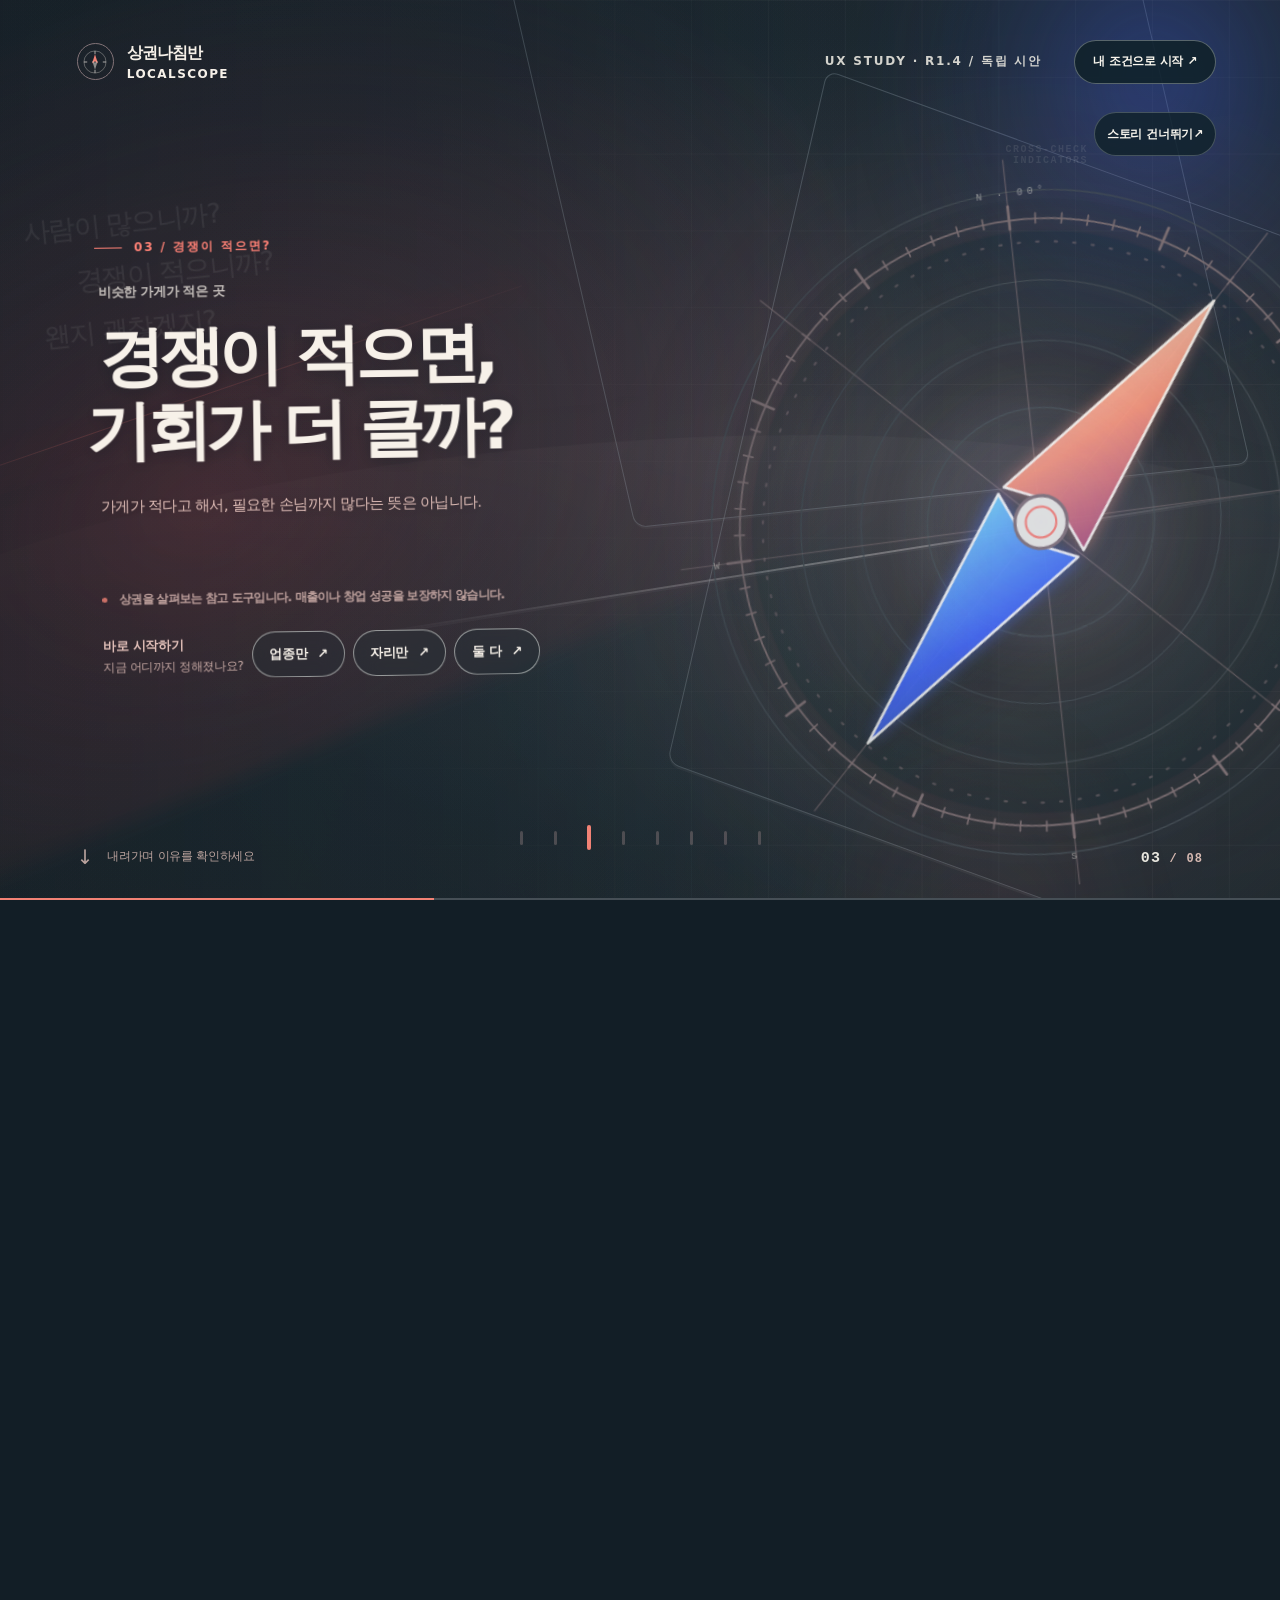
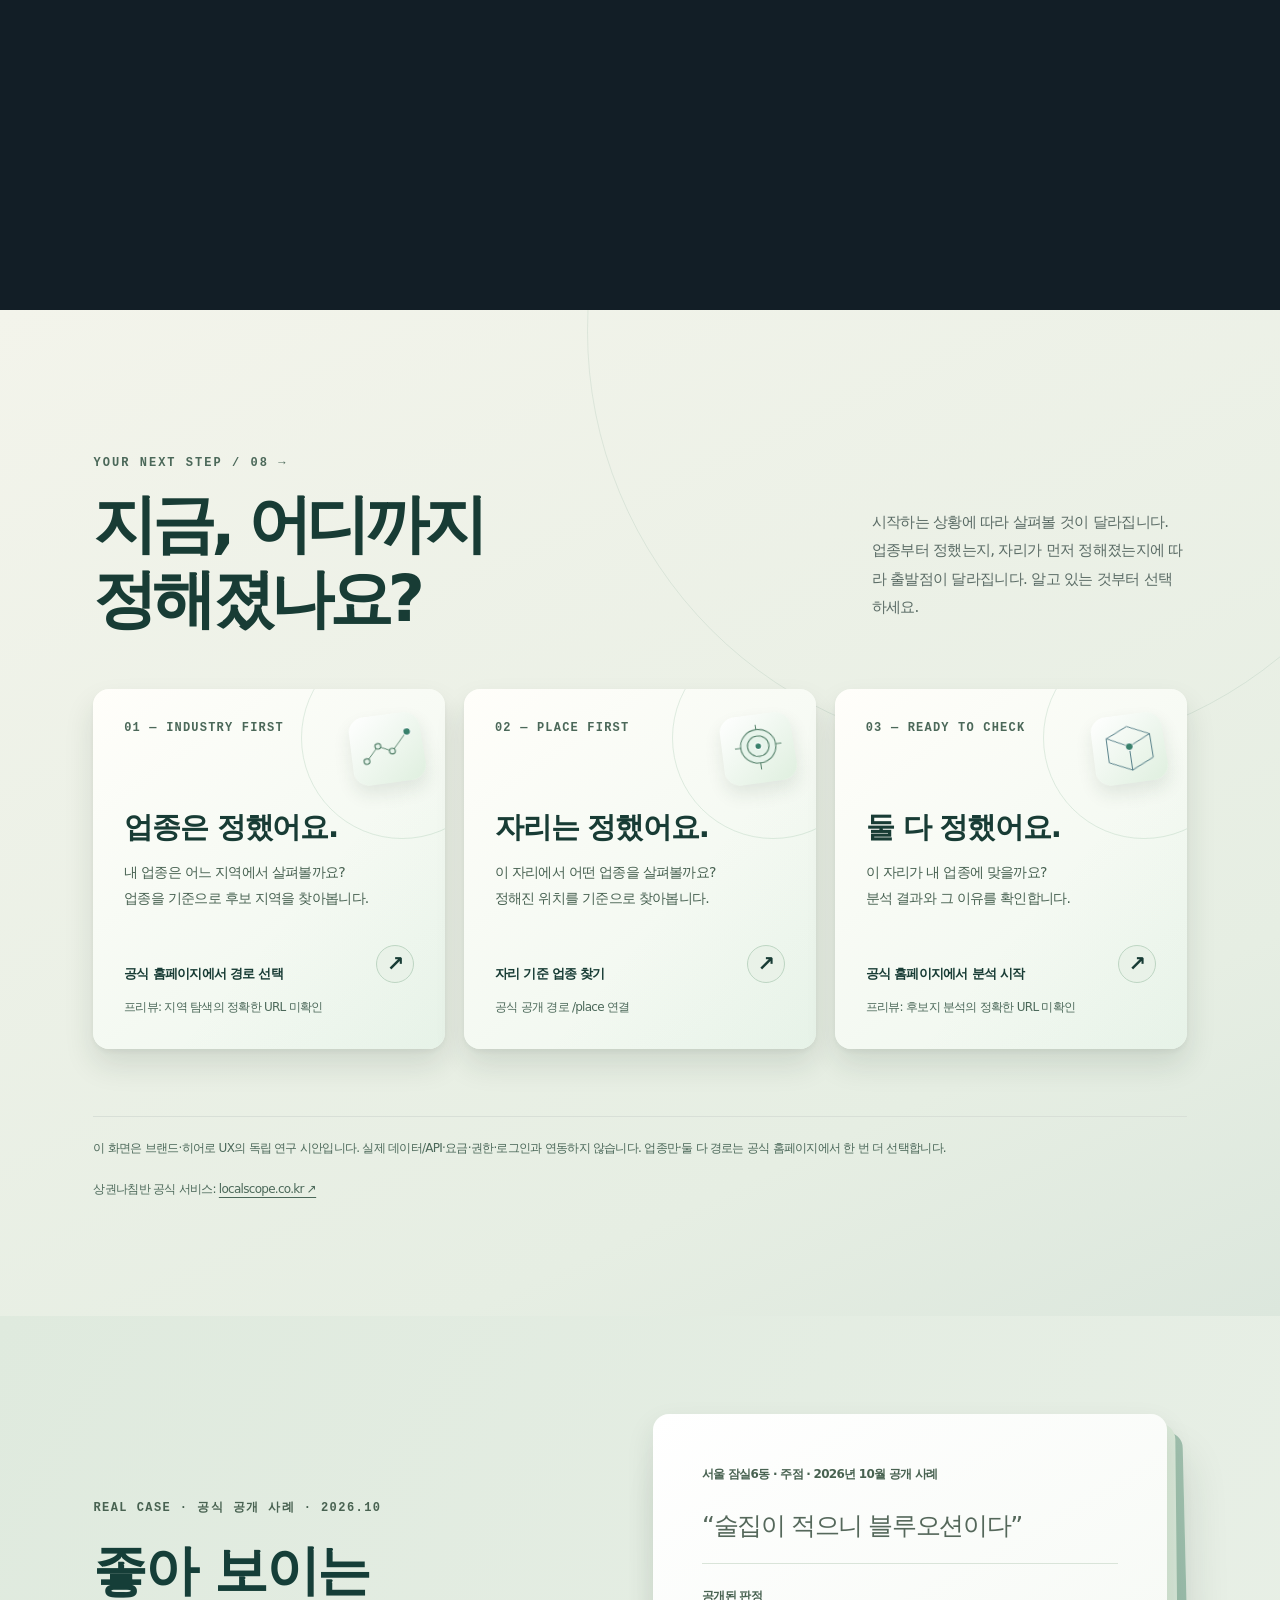
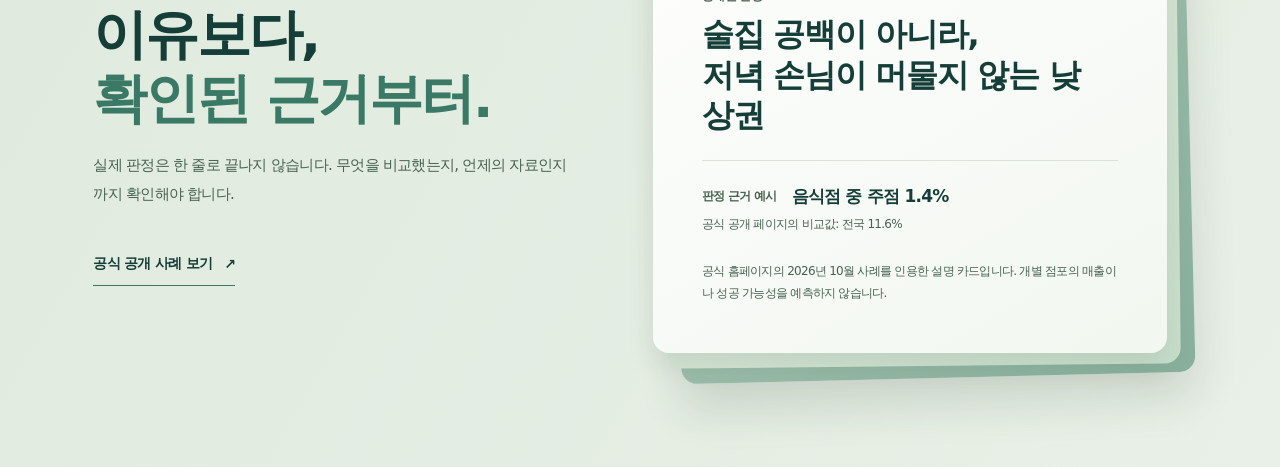
<file: index.html>
<!doctype html>
<html lang="ko">
<head>
  <meta charset="utf-8">
  <meta name="viewport" content="width=device-width, initial-scale=1, viewport-fit=cover">
  <meta name="theme-color" content="#15232a">
  <meta name="description" content="상권나침반 R1.4 독립 UI/UX 개선 시안. 마지막 장면 정보 과밀 해소와 경로·근거 영역의 절제된 2.5D 깊이.">
  <title>상권나침반 — 감으로만 고르지 않도록 | UX Study R1.4</title>
  <style>
    :root{color-scheme:light;--dark:#121e26;--cream:#f2f0e7;--forest:#153c36;--rust:#e77165;--ink:#f7f1e9;--muted:#d8baba;--accent:#ec7568;--dial-stroke:rgba(242,222,214,.43);--dial-faint:rgba(255,237,229,.12);--comfort:0;--tension:1;--phase:0;--evidence:0;--glass:rgba(25,35,42,.45);--mobile-shift:0px}
    *{box-sizing:border-box}
    html{scroll-behavior:smooth}
    body{margin:0;color:#153c36;background:#f2f0e7;font-family: "Pretendard Variable",Pretendard,"Apple SD Gothic Neo","Malgun Gothic",system-ui,-apple-system,sans-serif;letter-spacing:-.045em;-webkit-font-smoothing:antialiased}
    a{text-decoration:none;color:inherit}
    button{font:inherit}
    button:focus-visible,a:focus-visible{outline:3px solid #e69d4b;outline-offset:5px}
    ::selection{background:#d5e8c5;color:#123b31}
    .sr-only{position:absolute;width:1px;height:1px;padding:0;margin:-1px;overflow:hidden;clip:rect(0,0,0,0);white-space:nowrap;border:0}
    .jump-link{position:absolute;z-index:100;top:-100px;left:12px;background:#fff;color:#102b26;padding:12px 16px;border-radius:8px;transition:top .2s}
    .jump-link:focus{top:12px}
    #journey{height:390svh;min-height:2100px;position:relative;background:var(--dark)}
    .stage{position:sticky;top:0;height:100svh;min-height:520px;overflow:hidden;isolation:isolate;background:radial-gradient(ellipse at 63% 50%,#29313a 0%,#101c25 65%,#111820 100%);color:var(--ink)}
    .stage:after{content:"";position:absolute;z-index:2;inset:0;background:linear-gradient(90deg,rgba(9,20,28,.14),transparent 68%);pointer-events:none;opacity:calc(1 - var(--comfort))}
    .light-wash{position:absolute;z-index:0;inset:-2px;background:radial-gradient(ellipse at 72% 56%,#fcfbf4 0%,#f1f3eb 37%,#e4eee6 75%,#d3e5d9 120%);opacity:var(--comfort);pointer-events:none}
    .grid-lines{position:absolute;z-index:1;inset:0;background-image:linear-gradient(to right,rgba(175,181,179,.12) 1px,transparent 1px),linear-gradient(to bottom,rgba(175,181,179,.12) 1px,transparent 1px);background-size:clamp(60px,6vw,96px) clamp(60px,6vw,96px);mask-image:linear-gradient(90deg,transparent 15%,black 65%);opacity:.45;pointer-events:none}
    .red-haze{position:absolute;z-index:1;width:92vw;height:85vh;left:-22vw;top:-5vh;transform:rotate(-22deg) translate3d(calc(var(--phase) * -10vw),0,0);background:radial-gradient(ellipse at 40% 65%,rgba(230,69,77,.30) 0,rgba(191,59,65,.21) 23%,rgba(205,60,71,.05) 61%,transparent 75%);opacity:calc(1 - var(--comfort));filter:blur(10px);pointer-events:none}
    .red-sweep{position:absolute;z-index:1;left:-13vw;top:58%;width:78vw;height:1px;transform:rotate(-19deg) scaleX(calc(1 - var(--phase)*.8));transform-origin:left center;background:linear-gradient(90deg,transparent,rgba(255,113,108,.33) 40%,rgba(255,113,108,.06));box-shadow:0 0 44px 9px rgba(231,82,80,.06);opacity:calc(1 - var(--comfort));pointer-events:none}
    .stage-header{position:absolute;z-index:20;left:clamp(24px,6vw,104px);right:clamp(24px,5vw,90px);top:clamp(23px,4.4vh,48px);display:flex;align-items:center;justify-content:space-between;gap:15px}
    .brand{display:flex;align-items:center;gap:13px;min-width:0}
    .brand-icon{height:37px;width:37px;flex:none;display:grid;place-items:center;border:1px solid var(--dial-stroke);border-radius:50%;transition:border-color .3s}
    .brand-icon svg{width:26px;height:26px;overflow:visible}
    .brand-name{font-size:16px;font-weight:780;letter-spacing:-.065em;white-space:nowrap}
    .brand-name small{display:block;font-size:9px;letter-spacing:.19em;font-weight:670;opacity:.6;margin-top:3px}
    .header-right{display:flex;gap:clamp(12px,2.5vw,34px);align-items:center}
    .study-tag{font-size:10px;letter-spacing:.15em;font-weight:750;opacity:.56;white-space:nowrap}
    .top-cta{border:1px solid var(--dial-stroke);border-radius:100px;padding:12px 18px;font-size:12px;letter-spacing:-.02em;font-weight:760;white-space:nowrap;transition:background .2s,color .2s}
    .top-cta:hover{background:var(--ink);color:var(--dark)}
    .copy-column{position:absolute;z-index:12;left:clamp(25px,9vw,152px);top:49.5%;width:min(54vw,720px);transform:translate3d(calc(var(--tension) * -19px),calc(-50% + var(--tension) * 18px),0) rotate(calc(var(--tension) * -1deg));transform-origin:left center;min-height:440px;pointer-events:none}
    .copy-meta{display:flex;align-items:center;gap:12px;margin-bottom:27px;color:var(--accent);font-size:11px;letter-spacing:.16em;font-weight:790;white-space:nowrap}
    .copy-meta:before{content:"";display:block;width:28px;height:1px;background:currentColor}
    .copy-panels{position:relative;height:285px}
    .copy-panel{position:absolute;inset:0;opacity:0;transform:translate3d(0,35px,0);transition:opacity .42s cubic-bezier(.2,.7,.2,1),transform .55s cubic-bezier(.2,.7,.2,1);will-change:transform,opacity}
    .copy-panel.is-active{opacity:1;transform:translate3d(0,0,0);transition-delay:0s}
    .copy-panel.was-before{transform:translate3d(0,-26px,0)}
    .copy-panel .caption{font-size:13px;letter-spacing:-.025em;opacity:.77;font-weight:640;margin:0 0 18px}
    .copy-panel h1,.copy-panel h2{margin:0;font-size:clamp(41px,5.1vw,83px);letter-spacing:-.082em;line-height:1.10;font-weight:780;word-break:keep-all}
    .copy-panel .line{display:block;white-space:nowrap}
    .copy-panel .line:nth-of-type(2){transform:translateX(calc(var(--tension) * -18px))}
    .copy-panel .title-accent{color:var(--accent);transition:color .1s}
    .copy-panel .subcopy{margin:25px 0 0;font-size:clamp(14px,1.16vw,17px);line-height:1.85;max-width:520px;letter-spacing:-.045em;color:var(--muted);font-weight:460;word-break:keep-all}
    .copy-footer{display:flex;align-items:center;gap:12px;margin-top:22px;color:var(--muted);font-size:11px;font-weight:630;line-height:1.65;opacity:.8}
    .copy-footer span{display:inline-block;width:5px;height:5px;border-radius:50%;background:var(--accent);flex:none}
    .ghost-words{position:absolute;z-index:3;pointer-events:none;left:4%;top:21%;font-size:clamp(17px,2.1vw,31px);font-weight:540;letter-spacing:-.06em;color:var(--ink);opacity:calc(var(--tension) * .13);transform:translate3d(calc(-1 * var(--phase) * 65px),calc(var(--phase) * 40px),0) rotate(-6deg)}
    .ghost-words span{display:block;margin-bottom:17px}.ghost-words span:nth-child(2){margin-left:48px}.ghost-words span:nth-child(3){margin-left:10px}
    .dial-holder{position:absolute;z-index:5;width:min(62vw,960px);height:min(62vw,960px);min-width:510px;min-height:510px;right:-7vw;top:58%;transform:translate3d(calc((1 - var(--phase)) * 13%), -50%,0) scale(calc(1.02 - var(--phase) * .12));will-change:transform;pointer-events:none}
    .dial-holder:before{content:"";position:absolute;inset:14%;border-radius:50%;background:radial-gradient(circle,rgba(235,92,97,.12) 0,rgba(244,111,100,.06) 35%,transparent 70%);box-shadow:0 0 180px 65px rgba(235,90,100,.08);opacity:var(--tension);transform:scale(1.05)}
    .dial{width:100%;height:100%;overflow:visible;filter:drop-shadow(0 16px 40px rgba(13,27,35,.15))}
    .dial .ring{fill:none;stroke:var(--dial-stroke);stroke-width:1}.dial .faint{stroke:var(--dial-faint)}
    .dial .cross{stroke:var(--dial-stroke);stroke-width:1;opacity:.7}
    .dial .orbital{fill:none;stroke:var(--dial-stroke);stroke-dasharray:2 15;stroke-linecap:round;stroke-width:2;opacity:.55}
    .dial .dial-index{font:500 9px ui-monospace,monospace;letter-spacing:4px;fill:var(--ink);opacity:.55}
    .dial .tick{stroke:var(--dial-stroke);stroke-width:1.5;stroke-linecap:round}
    .dial .tick.major{stroke-width:2.5}
    .needle-wrap{transform-origin:350px 350px;will-change:transform}
    .needle-ruby{fill:var(--accent);filter:drop-shadow(0 8px 15px rgba(195,62,67,.18))}.needle-shadow{fill:var(--dial-faint)}
    .needle-cool{fill:#34695d;opacity:calc(.37 + var(--comfort) * .5)}
    .needle-core{fill:var(--ink);stroke:var(--dial-stroke);stroke-width:3}
    .dial-vignette{position:absolute;inset:8%;background:radial-gradient(circle,transparent 28%,rgba(20,35,36,.07) 68%,transparent 73%);border-radius:50%;pointer-events:none}
    .signal{position:absolute;z-index:7;bottom:18%;right:12%;display:flex;flex-wrap:wrap;gap:8px;width:310px;justify-content:flex-end;opacity:var(--evidence);transform:translate3d(0,calc((1 - var(--evidence)) * 34px),0);pointer-events:none}
    .signal span{padding:10px 13px;border:1px solid var(--dial-stroke);border-radius:99px;background:rgba(255,255,255,.10);backdrop-filter:blur(8px);-webkit-backdrop-filter:blur(8px);font-size:11px;letter-spacing:-.025em;font-weight:720}
    .signal-label{position:absolute;z-index:7;right:15%;top:16%;font:600 10px ui-monospace,monospace;letter-spacing:.15em;opacity:calc(.1 + var(--evidence)*.65);color:var(--ink);text-align:right}
    .stage-foot{position:absolute;z-index:22;left:clamp(25px,6vw,104px);right:clamp(25px,6vw,104px);bottom:clamp(23px,3.7vh,42px);display:grid;grid-template-columns:1fr auto 1fr;align-items:end;gap:14px}
    .scroll-cue{display:flex;gap:14px;align-items:center;color:var(--muted);font-size:11px;letter-spacing:-.025em;opacity:.85;white-space:nowrap}
    .scroll-cue .arrow{font-size:20px;font-weight:400;line-height:1}
    .ticks{display:flex;gap:8px;align-items:center;padding:7px 0}
    .tick-button{width:20px;height:27px;border:0;background:transparent;padding:0;display:grid;place-items:center;cursor:pointer}
    .tick-button:after{content:"";display:block;width:3px;height:14px;border-radius:2px;background:var(--dial-stroke);opacity:.47;transition:height .3s,background .3s,opacity .3s}
    .tick-button:hover:after{height:22px;opacity:.85}
    .tick-button[aria-current="step"]:after{height:25px;width:4px;background:var(--accent);opacity:1}
    .step-readout{font:600 11px ui-monospace,monospace;letter-spacing:.1em;justify-self:end;color:var(--muted);white-space:nowrap}
    .step-readout b{font-size:15px;color:var(--ink)}
    .scroll-meter{position:absolute;z-index:22;bottom:0;left:0;width:100%;height:2px;background:var(--dial-faint)}
    .scroll-meter div{height:100%;width:calc(var(--phase)*100%);background:var(--accent);transition:background .15s}
    .stage-skip{position:absolute;z-index:23;top:112px;right:clamp(25px,5vw,90px);background:transparent;color:var(--muted);border:0;padding:7px 0;cursor:pointer;font-size:11px;letter-spacing:-.02em;border-bottom:1px solid var(--dial-faint);font-weight:630}
    .stage-skip:hover{color:var(--ink)}
    .next-hint{position:absolute;bottom:16%;left:clamp(25px,9vw,152px);z-index:13;color:var(--ink);opacity:0;pointer-events:none;transform:translateY(14px);transition:opacity .55s,transform .55s}
    .next-hint.ready{opacity:1;transform:translateY(0);pointer-events:auto}
    .next-hint a{display:inline-flex;align-items:center;gap:16px;border-bottom:1px solid currentColor;padding-bottom:9px;font-size:14px;font-weight:790}
    .next-hint a:hover{gap:22px}
    .choices{position:relative;z-index:24;padding:clamp(76px,11vw,156px) clamp(24px,7.3vw,130px) clamp(68px,9vw,140px);background:#f2f0e7;min-height:100svh;color:#183c35}
    .choices .sup{font:730 11px ui-monospace,monospace;letter-spacing:.17em;color:#638378}
    .choices-head{display:flex;justify-content:space-between;align-items:end;gap:35px;max-width:1440px;margin:0 auto 44px}
    .choices h2{font-size:clamp(39px,5vw,75px);letter-spacing:-.08em;line-height:1.17;word-break:keep-all;margin:17px 0 0}
    .choices-intro{font-size:15px;line-height:1.9;max-width:315px;letter-spacing:-.045em;color:#5b6c66}
    .cards{max-width:1440px;margin:0 auto;display:grid;grid-template-columns:repeat(3,minmax(0,1fr));gap:14px}
    .card{background:#faf9f3;border:1px solid #cbd8cc;min-height:315px;padding:clamp(24px,2.4vw,38px);display:flex;flex-direction:column;justify-content:space-between;border-radius:12px;transition:background .3s,transform .3s,border-color .3s;position:relative;overflow:hidden}
    .card:hover{transform:translateY(-6px);background:#fff;border-color:#79a796}
    .card::before{content:"";position:absolute;width:190px;height:190px;border:1px solid #e0eae3;border-radius:50%;right:-76px;top:-81px;box-shadow:0 0 0 35px rgba(219,237,225,.20)}
    .card-num{font:620 12px ui-monospace,monospace;letter-spacing:.1em;color:#7b9589}
    .card h3{font-size:clamp(24px,2.3vw,33px);line-height:1.25;letter-spacing:-.065em;margin:0 0 14px;position:relative}
    .card p{font-size:14px;line-height:1.85;color:#5e7469;margin:0;word-break:keep-all;max-width:270px}
    .card-bottom{display:flex;justify-content:space-between;gap:10px;align-items:end;font-size:13px;font-weight:780}
    .card-bottom i{font-size:21px;font-style:normal;line-height:1}
    .card-note{font-size:10px;color:#657e72;line-height:1.7;margin-top:14px}
    .choices-tail{max-width:1440px;margin:39px auto 0;padding-top:21px;border-top:1px solid #d8dfd7;display:flex;justify-content:space-between;gap:20px;align-items:center;flex-wrap:wrap;font-size:11px;color:#687d72;line-height:1.8}
    .choices-tail a{text-decoration:underline;text-underline-offset:4px}
    .reduce-note{display:none}
    @media (max-width:1100px){.copy-column{left:6.5vw;width:61vw}.copy-panel h1,.copy-panel h2{font-size:clamp(39px,5.5vw,62px)}.dial-holder{right:-14vw;width:74vw;height:74vw;min-width:520px;min-height:520px}.copy-panels{height:270px}.ghost-words{opacity:calc(var(--tension) * .08)}}
    @media (max-width:750px){#journey{height:305svh;min-height:1600px}.stage{min-height:580px}.stage-header{top:23px;left:23px;right:23px}.brand-icon{width:30px;height:30px}.brand-icon svg{width:22px;height:22px}.brand-name{font-size:14px}.brand-name small{font-size:8px}.header-right{gap:12px}.study-tag{display:none}.top-cta{font-size:11px;padding:11px 12px}.stage-skip{top:83px;right:23px}.copy-column{left:32px;top:43%;width:calc(100% - 58px);min-height:400px;transform:translate3d(calc(var(--tension) * -6px),calc(-50% + var(--tension) * 11px),0) rotate(calc(var(--tension) * -.55deg))}.copy-meta{margin-bottom:16px;font-size:10px}.copy-panel .caption{font-size:12px;margin-bottom:14px}.copy-panel h1,.copy-panel h2{font-size:clamp(37px,9.2vw,59px);line-height:1.18;letter-spacing:-.079em}.copy-panel .line:nth-of-type(2){transform:translateX(calc(var(--tension) * -9px))}.copy-panel .subcopy{font-size:13px;line-height:1.85;margin-top:21px;max-width:330px}.copy-panels{height:255px}.copy-footer{font-size:10px;max-width:330px}.dial-holder{width:600px;height:600px;min-width:0;min-height:0;right:calc(-310px + var(--mobile-shift));top:60%;opacity:.72}.red-haze{left:-55vw;width:150vw;top:14%;height:80vh}.red-sweep{left:-22vw;top:55%;width:110vw}.ghost-words{left:1%;top:17%;font-size:18px;opacity:calc(var(--tension) * .035)}.signal{right:14px;bottom:17%;width:220px;gap:5px}.signal span{font-size:10px;padding:8px 10px}.signal-label{right:18px;top:22%;font-size:9px}.stage-foot{left:24px;right:24px;bottom:30px;grid-template-columns:1fr auto}.scroll-cue{font-size:10px}.ticks{order:3;grid-column:1 / 3;justify-content:center;gap:5px;margin-top:6px}.tick-button{width:23px;height:24px}.tick-button:after{height:10px}.tick-button[aria-current="step"]:after{height:20px}.step-readout{grid-column:2;grid-row:1}.next-hint{left:32px;bottom:18%}.next-hint a{font-size:13px}.choices{padding:80px 22px 90px}.choices-head{display:block}.choices h2{font-size:clamp(34px,9vw,57px)}.choices-intro{max-width:440px;margin-top:23px;font-size:14px}.cards{grid-template-columns:1fr;gap:12px}.card{min-height:220px}.card h3{font-size:29px}.choices-tail{display:block}}
    @media (max-width:390px){.copy-column{left:22px;width:calc(100% - 42px)}.copy-panel h1,.copy-panel h2{font-size:clamp(33px,9vw,40px)}.copy-panel .subcopy{max-width:298px;font-size:12.5px}.dial-holder{right:calc(-320px + var(--mobile-shift));top:62%;opacity:.63}.brand-name{font-size:13px}.copy-meta{font-size:9px}.scroll-cue{font-size:9px}}
    @media (max-height:650px) and (min-width:751px){.copy-column{top:50%;min-height:370px}.copy-panels{height:270px}.copy-panel h1,.copy-panel h2{font-size:clamp(40px,4.4vw,66px)}.copy-meta{margin-bottom:13px}.stage-skip{top:76px}.signal{bottom:12%}}
    @media (prefers-reduced-motion:reduce){html{scroll-behavior:auto}#journey{height:100svh;min-height:620px}.stage{min-height:620px}.copy-panel,.copy-panel.is-active,.next-hint,.dial-holder,.red-sweep,.red-haze,.copy-column{transition:none!important;animation:none!important}.stage-skip,.ticks,.scroll-cue{display:none!important}.reduce-note{display:inline}.next-hint{opacity:1;transform:none;pointer-events:auto}.copy-panel:not(:last-child){display:none}.copy-panel:last-child{opacity:1;transform:none;filter:none}}

    /* Mid-transition readability layer: keeps the left text region legible while the compass palette turns light. */
    .contrast-veil{position:absolute;inset:0;z-index:8;background:linear-gradient(90deg,rgba(10,24,33,.88),rgba(10,24,33,.75) 38%,rgba(10,24,33,.28) 61%,transparent 78%);opacity:var(--veil,0);pointer-events:none}
    .copy-column{color:var(--copy-ink,#f7f1e9)}
    .copy-meta,.copy-panel .title-accent{color:var(--copy-accent,#ff8175)}
    .stage-header .brand{color:var(--copy-ink,#f7f1e9)}
    .top-cta{background:rgba(15,33,39,.84);color:#f9f6ed;border-color:rgba(235,241,233,.32)}
    .top-cta:hover{background:#f4f6ee;color:#153c36}
    .stage-skip{background:rgba(15,33,39,.78);color:#f6f3eb;border:1px solid rgba(234,240,233,.23);border-radius:50px;padding:8px 12px}
    .depth-toggle{background:rgba(15,33,39,.78)!important;color:#f6f3eb!important;border-color:rgba(234,240,233,.23)!important}
    .copy-panel h1,.copy-panel h2{ text-shadow:var(--copy-shadow,none) }
    .copy-panel .subcopy{ text-shadow:var(--copy-shadow,none) }
    .copy-panel .subcopy,.copy-footer{color:var(--copy-muted,#e1bfb8)}
    @media(max-width:750px){.contrast-veil{background:linear-gradient(180deg,rgba(10,24,33,.88),rgba(10,24,33,.70) 53%,rgba(10,24,33,.15) 80%,transparent)}}
    /* R1.1 study-only text-depth layer (toggled for A/B comparison) */
    .depth-toggle{position:absolute;z-index:23;top:156px;right:clamp(25px,5vw,90px);display:flex;align-items:center;gap:8px;padding:8px 12px;border:1px solid var(--dial-stroke);border-radius:999px;background:rgba(20,30,37,.06);color:var(--muted);font-size:10px;font-weight:620;line-height:1.5;letter-spacing:-.025em;cursor:pointer;transition:background .2s,color .2s}
    .depth-toggle strong{font-size:10px;letter-spacing:.04em;color:var(--accent)}
    .depth-toggle:hover{background:rgba(150,163,146,.12);color:var(--ink)}
    .depth-on .copy-panels{perspective:1050px;transform-style:preserve-3d}
    .depth-on .copy-panel .line{--line-shift:0px;transform-origin:left center;backface-visibility:hidden}
    .depth-on .copy-panel .line:nth-of-type(2){--line-shift:calc(var(--tension) * -18px)}
    .depth-on .copy-panel.is-active .line{animation:line-arrive .82s cubic-bezier(.19,.72,.21,1) both}
    .depth-on .copy-panel.is-active .line:nth-of-type(2){animation-delay:.075s}
    .depth-on .copy-panel.is-active .subcopy{animation:detail-arrive .72s cubic-bezier(.19,.72,.21,1) .13s both}
    .depth-on .copy-panel.is-active .caption{animation:caption-arrive .6s cubic-bezier(.19,.72,.21,1) both}
    .depth-on .copy-meta{transform:translate3d(calc(var(--tension) * -5px),0,0)}
    @keyframes line-arrive{0%{opacity:.58;transform:translate3d(calc(var(--line-shift) - 8px),15px,-38px) rotateX(3deg)}100%{opacity:1;transform:translate3d(var(--line-shift),0,0) rotateX(0deg)}}
    @keyframes detail-arrive{0%{opacity:0;transform:translate3d(-6px,11px,-22px)}100%{opacity:1;transform:translate3d(0,0,0)}}
    @keyframes caption-arrive{0%{opacity:.1;transform:translate3d(-5px,6px,-18px)}100%{opacity:.77;transform:translate3d(0,0,0)}}
    @media (max-width:750px){.depth-toggle{top:124px;right:23px;padding:7px 10px;font-size:9px}.depth-on .copy-panel .line:nth-of-type(2){--line-shift:calc(var(--tension) * -9px)}}
    @media (max-height:650px) and (min-width:751px){.depth-toggle{top:110px}}
    @media (prefers-reduced-motion:reduce){.depth-toggle{display:none!important}.depth-on .copy-panel.is-active .line,.depth-on .copy-panel.is-active .subcopy,.depth-on .copy-panel.is-active .caption{animation:none!important;transform:none!important}}

    /* R1.2 / visually grounded field: an abstract land surface, not a literal green-space photograph. */
    .field-world{position:absolute;inset:0;z-index:1;opacity:calc(var(--comfort) * .97);overflow:hidden;pointer-events:none;
      background:linear-gradient(180deg,transparent 45%,rgba(212,231,202,.025) 56%,rgba(176,207,158,.14) 77%,rgba(145,179,131,.26) 100%)}
    .field-horizon{position:absolute;left:-16%;right:-16%;bottom:-27%;height:78%;
      border-radius:54% 46% 0 0/35% 34% 0 0;transform:rotate(-3deg) translateZ(0);transform-origin:center bottom;
      background:radial-gradient(ellipse at 58% 0%,rgba(255,255,237,.58),transparent 56%),
                 linear-gradient(174deg,rgba(235,246,217,.04) 0%,rgba(167,196,151,.16) 41%,rgba(130,167,116,.34) 100%);
      box-shadow:inset 0 28px 66px rgba(255,255,245,.33),0 -24px 110px rgba(192,221,185,.16)}
    .field-grass{position:absolute;left:-6%;right:-6%;bottom:-2%;height:39%;opacity:.25;
      background-image:repeating-linear-gradient(107deg,transparent 0px,transparent 11px,rgba(74,123,84,.25) 12px,transparent 13px,transparent 24px),
        repeating-linear-gradient(67deg,transparent 0px,transparent 17px,rgba(109,151,94,.24) 18px,transparent 20px,transparent 32px);
      background-size:97px 68px,113px 76px;mask-image:linear-gradient(to bottom,transparent,rgba(0,0,0,.18) 26%,#000 100%);
      -webkit-mask-image:linear-gradient(to bottom,transparent,rgba(0,0,0,.18) 26%,#000 100%);transform:rotate(-2deg)}
    .field-light{position:absolute;inset:44% 5% -18% 33%;background:radial-gradient(ellipse at 63% 39%,rgba(255,251,225,.34),transparent 64%)}
    .field-anchor{position:absolute;left:67%;bottom:13%;width:25%;height:7%;border-radius:50%;
      transform:rotate(-5deg);filter:blur(22px);background:radial-gradient(ellipse,rgba(57,99,74,.32),transparent 72%)}
    /* Quick choice: visitors need not complete all eight scroll ticks to start. */
    .quick-start{margin-top:17px;display:flex;align-items:center;flex-wrap:wrap;gap:12px;pointer-events:auto;position:relative;z-index:35}
    .quick-label{font-size:11px;font-weight:670;letter-spacing:-.02em;line-height:1.5;color:var(--copy-muted,#e1bfb8)}
    .quick-buttons{display:flex;flex-wrap:wrap;gap:7px}
    .quick-buttons a{color:var(--copy-ink,#f7f1e9);border:1px solid currentColor;background:rgba(34,61,53,.09);
      padding:8px 12px;min-height:38px;display:inline-flex;gap:10px;align-items:center;justify-content:center;
      border-radius:99px;font-size:11px;font-weight:750;letter-spacing:-.02em;transition:background .18s,transform .18s,border-color .18s}
    .quick-buttons a:hover{background:rgba(107,158,115,.22);transform:translateY(-2px)}
    .quick-buttons a:focus-visible{outline:3px solid #e69d4b;outline-offset:3px}
    .card:target{outline:3px solid #6b9a83;outline-offset:4px;background:#fff}
    @media(max-width:750px){
      .field-world{background:linear-gradient(180deg,transparent 43%,rgba(177,203,161,.08) 69%,rgba(146,182,128,.31) 100%)}
      .field-horizon{height:62%;bottom:-26%;left:-55%;right:-22%}.field-anchor{left:67%;bottom:23%;width:29%}
      .field-grass{height:28%;opacity:.20}.quick-start{margin-top:9px;gap:6px;max-width:340px}
      .quick-label{display:block;width:100%;font-size:10px}.quick-buttons{gap:6px}
      .quick-buttons a{font-size:10px;min-height:34px;padding:6px 10px}
    }
    @media(max-height:700px) and (max-width:750px){
      .quick-start{position:absolute;top:336px;left:0;margin:0;max-width:340px}
    }
    @media(prefers-reduced-motion:reduce){
      .quick-buttons a{transition:none!important}.field-world,.field-horizon,.field-grass,.field-anchor{transition:none!important}
    }
  
    /* R1.3: restrained dimensional compass inspired by the supplied visual reference.
       Decorative planes and blue/coral light recede as evidence becomes clear. */
    .tech-field{position:absolute;z-index:3;inset:0;overflow:hidden;pointer-events:none;opacity:calc(var(--tension)*.95)}
    .track{position:absolute;display:block;border:1px solid rgba(204,223,233,.31);border-radius:12px;transform:rotate(-13deg) skewY(7deg);box-shadow:0 2px 0 rgba(255,255,255,.06)}
    .track-a{height:72%;width:48%;left:44%;top:-16%}
    .track-b{height:79%;width:50%;left:57%;top:19%;transform:rotate(13deg) skewY(7deg)}
    .track-c{height:2px;width:76%;left:28%;top:62%;transform:rotate(-9deg);border:0;background:linear-gradient(90deg,transparent,rgba(242,242,242,.5),transparent)}
    .blue-bloom{position:absolute;right:-13vw;top:-27%;width:46vw;height:60vw;max-height:650px;background:radial-gradient(ellipse at center,rgba(67,98,248,.51),rgba(49,85,206,.18) 33%,transparent 66%);filter:blur(38px)}
    .red-bloom{position:absolute;right:8%;bottom:-41%;width:31vw;height:47vw;background:radial-gradient(ellipse,rgba(244,112,107,.10),transparent 70%);filter:blur(35px)}
    .dial-holder{transform:translate3d(calc((1 - var(--phase)) * 13%), -50%,0) rotateX(calc(var(--tension)*10deg)) rotateY(calc(var(--tension)*-14deg)) rotateZ(calc(var(--tension)*-8deg)) scale(calc(1.02 - var(--phase) * .12));transform-style:preserve-3d;perspective:1200px}
    .dial{filter:drop-shadow(0 27px 31px rgba(5,15,30,.22)) drop-shadow(0 4px 5px rgba(255,255,255,.06))}
    .dial .ring{stroke-width:1.65;filter:drop-shadow(0 0 6px rgba(255,255,255,.08))}
    .dial .ring.faint{stroke-width:1.1}
    .needle-light{opacity:calc(var(--tension)*.95)}
    .north-half,.south-half{stroke:rgba(255,252,246,.82);stroke-width:2.5;stroke-linejoin:round}
    .north-half{opacity:calc(1 - var(--comfort)*.93)}
    .south-half{opacity:calc(1 - var(--comfort)*.93)}
    .calm-half,.calm-tail{opacity:var(--comfort);stroke:rgba(255,255,255,.65);stroke-width:2}
    .needle-edge{fill:none;stroke:rgba(252,255,250,.42);stroke-width:1.7;stroke-linejoin:round}
    .dial-holder::after{content:"";position:absolute;inset:18%;border-radius:50%;pointer-events:none;background:radial-gradient(circle at 50% 50%,rgba(82,116,247,.11),transparent 43%);opacity:var(--tension)}
    /* First-action usability. Official /place route is verified; unknown routes stay on the official landing page. */
    .quick-start{margin-top:23px;gap:9px;align-items:center}
    .quick-label{font-size:13px;font-weight:780}
    .quick-label small{display:block;margin-top:2px;font-size:11px;letter-spacing:-.035em;font-weight:530;opacity:.84}
    .quick-buttons{gap:8px}
    .quick-buttons a{min-height:46px;min-width:86px;padding:10px 16px;font-size:13px;background:rgba(26,46,52,.28);border-color:rgba(235,240,235,.56);backdrop-filter:blur(12px);-webkit-backdrop-filter:blur(12px)}
    .quick-buttons a:hover{background:rgba(114,169,147,.23)}
    .depth-toggle{display:none}
    /* Keep a high-contrast copy island even when the background color is midway. */
    .copy-panel h1,.copy-panel h2{font-weight:790;line-height:1.14}
    .copy-column{will-change:transform}
    .copy-panel .subcopy{font-size:clamp(14px,1.16vw,17px);line-height:1.77}
    .stage-skip{min-height:44px;display:inline-flex;align-items:center}
    .top-cta{min-height:44px;display:inline-flex;align-items:center}
    .tick-button{width:26px;height:44px}
    .copy-column .quick-start a{pointer-events:auto}
    /* Official case teaser sits after the main routes; it never delays the initial CTA. */
    .proof a:focus-visible{outline:3px solid #24584b;outline-offset:6px}
    .proof{background:#e7eee7;padding:clamp(58px,7vw,104px) clamp(24px,7.3vw,130px);color:#153e38}
    .proof-shell{max-width:1440px;margin:0 auto;display:grid;grid-template-columns:.95fr 1.05fr;gap:clamp(24px,6vw,98px);align-items:center}
    .proof-eyebrow{color:#678b79;letter-spacing:.12em;font:730 10px/1.5 ui-monospace,monospace}
    .proof-intro h2{font-size:clamp(36px,4.2vw,64px);line-height:1.19;letter-spacing:-.07em;word-break:keep-all;margin:22px 0 20px}
    .proof-intro h2 em{font-style:normal;color:#397965}
    .proof-intro p{max-width:480px;line-height:1.9;color:#566e66;font-size:15px}
    .proof-link{display:inline-flex;min-height:44px;align-items:center;gap:12px;border-bottom:1px solid #397965;font-size:14px;font-weight:740;margin-top:19px}
    .proof-example{background:rgba(255,255,255,.8);border:1px solid #cbdbcf;padding:clamp(23px,4.3vw,49px);border-radius:20px;box-shadow:0 28px 50px rgba(40,79,63,.06)}
    .proof-location{font-size:12px;line-height:1.7;color:#698477;font-weight:750}
    .proof-myth{font-size:clamp(18px,2vw,25px);letter-spacing:-.055em;margin:25px 0 21px;color:#7a847d}
    .proof-answer{border-top:1px solid #d9e4d9;border-bottom:1px solid #d9e4d9;padding:24px 0;display:grid;gap:9px}
    .proof-answer span,.proof-data span{font-size:11px;font-weight:750;color:#507663}
    .proof-answer strong{font-size:clamp(23px,2.5vw,35px);line-height:1.27;letter-spacing:-.065em;word-break:keep-all}
    .proof-data{display:flex;flex-wrap:wrap;gap:8px 15px;align-items:center;margin-top:24px}
    .proof-data strong{font-size:17px;letter-spacing:-.045em}
    .proof-data small{font-size:12px;color:#72887b}
    .proof-caution{color:#687d71;font-size:12px;line-height:1.7;margin:27px 0 0}
    @media(max-width:1100px){.proof-shell{gap:24px}}
    @media(max-width:750px){
      .tech-field{opacity:calc(var(--tension)*.63)}
      .track-a{left:30%;width:73%;top:-18%}.track-b{left:55%;width:60%;top:22%}
      .blue-bloom{right:-46%;top:-13%;width:100%;height:420px}
      .copy-column{top:41.5%;min-height:0}
      .copy-meta{font-size:11px}
      .copy-panel .caption{font-size:13px}
      .copy-panel .subcopy{font-size:14px;line-height:1.68}
      .copy-footer{font-size:11px;line-height:1.55}
      .quick-start{margin-top:14px;gap:7px;max-width:350px}
      .quick-label{font-size:12px}
      .quick-label small{display:inline;margin:0 0 0 5px;font-size:11px}
      .quick-buttons{gap:7px}
      .quick-buttons a{min-height:44px;min-width:86px;padding:10px 12px;font-size:12px}
      .stage-foot{bottom:16px}
      .stage-skip{min-height:44px;top:78px}
      .proof-shell{grid-template-columns:1fr;gap:25px}
      .proof-intro h2{font-size:37px;margin:16px 0}
    }
    @media(max-width:390px){
      .copy-column{top:40%;left:23px;width:calc(100% - 45px)}
      .copy-panel h1,.copy-panel h2{font-size:clamp(31px,8.3vw,37px)}
      .copy-panel .subcopy{font-size:13.5px}
      .quick-label small{display:block;margin:1px 0 0}
      .quick-buttons a{min-width:83px;padding:9px 11px}
    }
    @media(max-height:700px) and (max-width:750px){
      /* Keep the first sentence below the skip control on short devices.
         Save vertical space within the story, not by hiding the actual CTA. */
      .copy-column{top:52%}
      .copy-meta{margin-bottom:9px}
      .copy-panel .caption{margin-bottom:9px}
      .copy-panel .subcopy{margin-top:13px;line-height:1.45}
      .copy-panels{height:196px}
      .copy-footer{margin-top:7px;line-height:1.4}
      .quick-start{position:relative;top:auto;left:auto;margin-top:7px}
      .quick-label small{display:none}
      .next-hint{display:none!important}
    }
    @media(prefers-reduced-motion:reduce){
      .dial-holder{transform:none!important;right:-7vw;top:50%}
      .tech-field{opacity:0!important}
      .needle-light{opacity:0!important}
      .quick-buttons a,.proof-link{transition:none!important}
    }


    /* R1.4: one final action. Steps 1–7 keep their original story and routes. */
    .final-action{display:none;align-items:center;justify-content:center;gap:20px;width:max-content;max-width:100%;min-height:48px;padding:12px 20px;margin-top:24px;border-radius:999px;background:#1f5045;color:#fff;font-size:15px;font-weight:740;letter-spacing:-.03em;line-height:1.4;pointer-events:auto;transition:background .18s ease-out}
    .final-action:hover{background:#153e35}
    .final-action:focus-visible{outline:3px solid #163e33;outline-offset:5px}
    .final-action span{font-size:18px;line-height:1}
    .stage[data-step="7"] .copy-column{top:50%;min-height:0;transform:translateY(-50%)}
    .stage[data-step="7"] .copy-panels{height:auto}
    .stage[data-step="7"] .copy-panel.is-active{position:relative;inset:auto;transform:none}
    .stage[data-step="7"] .copy-panel h2{font-size:clamp(39px,4.65vw,72px);line-height:1.17;letter-spacing:-.04em}
    .stage[data-step="7"] .copy-panel .subcopy{margin:20px 0 0;max-width:none;color:#1c453d;font-size:15px;line-height:1.6}
    .stage[data-step="7"] .final-action{display:inline-flex}
    .stage[data-step="7"] .copy-meta,.stage[data-step="7"] .caption,
    .stage[data-step="7"] .copy-footer,.stage[data-step="7"] .quick-start,
    .stage[data-step="7"] .signal,.stage[data-step="7"] .signal-label{display:none}
    .stage[data-step="7"] .scroll-cue{visibility:hidden}
    .stage[data-step="7"] .title-accent{color:#285f4b}
    .stage[data-step="7"] .step-readout,.stage[data-step="7"] .step-readout b{color:#365544}
    .stage[data-step="7"] .copy-panel .line,.stage[data-step="7"] .copy-panel .subcopy{animation:none!important}
    .copy-panel[inert]{pointer-events:none}
    .brand-name small,.study-tag,.card-note{font-size:12px}
    .copy-meta,.scroll-cue,.step-readout,.top-cta,.stage-skip,.copy-footer,.quick-label small{font-size:12px}
    .brand-name small{opacity:1;letter-spacing:.12em}.study-tag{opacity:.9}
    .quick-buttons a{min-height:46px}
    .choices:focus{outline:none}
    #chooseHeading{width:fit-content;max-width:100%}
    .choices:focus #chooseHeading{outline:3px solid #275f4a;outline-offset:8px}

    /* Three abstract coordinate routes on a map plane. These marks represent no data. */
    .choices{isolation:isolate;overflow:hidden;background:linear-gradient(155deg,#f3f4eb,#e6eee3 76%,#dce7dd)}
    .choices::before{content:"";position:absolute;z-index:-1;left:-17%;right:-17%;bottom:-32%;height:80%;pointer-events:none;background-image:linear-gradient(90deg,rgba(74,124,101,.10) 1px,transparent 1px),linear-gradient(rgba(74,124,101,.08) 1px,transparent 1px);background-size:70px 70px;transform:perspective(950px) rotateX(66deg);transform-origin:50% 80%;mask-image:linear-gradient(to bottom,transparent,black 60%,transparent 95%);opacity:.64}
    .choices::after{content:"";position:absolute;z-index:-1;right:-12%;top:-40%;width:66vw;aspect-ratio:1;max-width:920px;border:1px solid rgba(78,130,106,.12);border-radius:50%;pointer-events:none}
    .choices-head,.cards,.choices-tail{position:relative;z-index:1}
    .cards{perspective:1400px;gap:clamp(14px,1.5vw,22px);padding:8px 0 28px}
    .card{min-height:360px;gap:20px;border:0;border-radius:16px;overflow:hidden;background:linear-gradient(145deg,#fffefa,#edf6ed);box-shadow:0 16px 30px rgba(26,48,36,.12),0 3px 6px rgba(26,48,36,.05);transform:none;transition:transform .22s cubic-bezier(.16,1,.3,1),box-shadow .22s ease-out}
    .card::before{top:-52px;right:-58px;width:200px;height:200px;border:1px solid rgba(98,155,119,.18);box-shadow:none;pointer-events:none}
    .card::after{content:"";position:absolute;inset:0;z-index:0;background:linear-gradient(130deg,transparent 58%,rgba(116,179,138,.055));pointer-events:none}
    .card > :not(.route-glyph){position:relative;z-index:2}
    .card-num{min-height:56px;padding-right:84px;font-size:12px;line-height:1.6;color:#4b6859}
    .card h3{letter-spacing:-.04em}.card p{color:#486252}
    .card-note,.choices-tail{color:#4b6859;font-size:12px}
    .choices .sup{color:#4b6859;font-size:12px}
    .card:hover{transform:none;background:linear-gradient(145deg,#fffefa,#edf6ed)}
    .card:focus-visible{outline:3px solid #275f4a;outline-offset:5px;transform:none}
    .route-glyph{position:absolute;top:23px;right:22px;width:72px;height:72px;display:grid;place-items:center;border-radius:16px;background:linear-gradient(140deg,#ffffff,#dfefdf);box-shadow:0 9px 18px rgba(29,54,40,.10);transform:perspective(500px) rotateX(18deg) rotateZ(-8deg);pointer-events:none;z-index:1}
    .route-glyph svg{width:55px;height:55px;overflow:visible;fill:none;stroke:#527f68;stroke-width:2;stroke-linejoin:round;stroke-linecap:round}
    .route-glyph svg circle{fill:#e7f4eb;stroke:#527f68;stroke-width:2.2}
    .route-glyph--industry svg circle:last-child,.route-glyph--place svg circle:nth-child(3),.route-glyph--both svg circle{fill:#38806b;stroke:#fff}
    .route-glyph--both svg{stroke:#557f88}
    .card-bottom i{display:grid;place-items:center;min-width:38px;height:38px;border:1px solid #bdd5c2;border-radius:50%;background:#e9f2e8}
    @media(min-width:751px) and (hover:hover) and (pointer:fine) and (prefers-reduced-motion:no-preference){
      .card:hover:not(:focus-visible){transform:translateY(-5px) rotateX(.8deg) rotateY(-.8deg);box-shadow:0 23px 38px rgba(26,48,36,.16),0 4px 8px rgba(26,48,36,.05)}
      .card:nth-child(2):hover:not(:focus-visible){transform:translateY(-5px) rotateX(.8deg)}
      .card:nth-child(3):hover:not(:focus-visible){transform:translateY(-5px) rotateX(.8deg) rotateY(.8deg)}
    }

    /* Evidence stays readable on a still front plate. Two silent layers give depth. */
    .proof{position:relative;overflow:hidden;background:linear-gradient(120deg,#dfeade,#e9f0e7)}
    .proof-shell{grid-template-columns:minmax(0,.95fr) minmax(0,1.05fr)}
    .proof-assembly{position:relative;isolation:isolate;margin:8px 20px 24px 0}
    .proof-layer{position:absolute;inset:0;border-radius:16px;pointer-events:none}
    .proof-layer--back{z-index:-2;background:linear-gradient(140deg,#b2cbbb,#87af9b);transform:translate(22px,24px) rotate(-1.4deg);box-shadow:0 25px 45px rgba(28,50,37,.14)}
    .proof-layer--mid{z-index:-1;background:linear-gradient(140deg,#e7efe1,#c8decc);transform:translate(11px,12px) rotate(-.6deg)}
    .proof-example{position:relative;z-index:1;background:linear-gradient(150deg,#fff,#f2f7f0);border:0;border-radius:16px;box-shadow:0 12px 28px rgba(28,50,37,.10);transform:none;transition:none}
    .proof-location,.proof-answer span,.proof-data span,.proof-data small,.proof-caution{color:#486251;font-size:12px}
    .proof-myth{color:#55685b}.proof-eyebrow{font-size:12px;color:#486251}
    .proof-intro p{color:#486251}
    .proof-intro h2{letter-spacing:-.04em}.proof-answer strong{letter-spacing:-.04em}
    .proof-data small{font-size:12px}.proof-caution{line-height:1.85}
    @media(max-width:1100px){
      .cards{grid-template-columns:1fr}.card{min-height:300px}
      .proof-shell{grid-template-columns:1fr;max-width:760px;gap:28px}
    }
    @media(max-width:750px){
      .stage[data-step="7"] .copy-column{top:50%;left:24px;width:calc(100% - 48px)}
      .stage[data-step="7"] .copy-panel h2{font-size:clamp(27px,8.1vw,48px);line-height:1.22;letter-spacing:-.04em}
      .stage[data-step="7"] .copy-panel .subcopy{font-size:13px;line-height:1.6;margin-top:18px;white-space:nowrap;letter-spacing:-.04em}
      .final-action{min-height:46px;margin-top:22px;font-size:14px;padding:12px 18px}
      .quick-buttons{width:100%;flex-wrap:nowrap;gap:6px}
      .quick-buttons a{flex:1;min-width:0;padding:10px 8px;gap:8px;font-size:12px}
      .cards{gap:20px;padding-bottom:20px}.card{padding:25px 23px;min-height:300px}
      .route-glyph{width:64px;height:64px;top:21px;right:20px}.route-glyph svg{width:50px;height:50px}
      .card-num{min-height:52px}.card h3{font-size:27px}
      .proof-assembly{margin:4px 10px 18px 0}
      .proof-layer--back{transform:translate(12px,14px) rotate(-1deg)}
      .proof-layer--mid{transform:translate(6px,7px) rotate(-.4deg)}
      .proof-example{padding:24px}
    }
    @media(max-width:750px) and (min-height:701px){
      .stage:not([data-step="7"]) .copy-column{top:44%}
    }
    @media(max-width:350px){
      .stage-header{left:18px;right:18px;gap:10px}.header-right{gap:0}
      .stage[data-step="7"] .copy-panel .subcopy{font-size:12px}
      .stage[data-step="7"] .copy-panel h2{font-size:27px}
    }
    @media(prefers-reduced-motion:reduce){
      *,*::before,*::after{animation:none!important;transition:none!important;scroll-behavior:auto!important}
      #journey{height:auto;min-height:0}
      .stage{position:relative;height:auto;min-height:0;padding:135px clamp(24px,6.5vw,104px) 64px}
      .stage[data-step="7"] .copy-column{position:relative;top:auto;left:auto;transform:none;min-height:0;width:min(100%,780px)}
      .stage[data-step="7"] .copy-panels{height:auto}
      .card,.card:hover,.card:focus-visible{transform:none!important}
      .stage-foot,.stage-skip{display:none!important}
      .dial-holder{opacity:.35}
    }
</style>
</head>
<body>
  <a class="jump-link" href="#choose">이야기 건너뛰고 분석 경로 보기</a>
  <main>
    <p class="sr-only">상권나침반은 상권을 감으로만 고르지 않도록, 업종과 후보지에 관한 판단의 근거와 한계, 다음 확인할 일을 안내합니다. 분석은 매출이나 창업 성공을 보장하지 않습니다. 원한다면 이야기 건너뛰기 링크로 세 가지 시작 경로를 선택할 수 있습니다.</p>
    <section id="journey" aria-label="상권나침반 서비스 소개 — 8단계 스크롤 스토리">
      <div class="stage depth-on" id="stage" data-step="0">
        <div class="light-wash" aria-hidden="true"></div>
        <!-- R1.2 study-only terrain. Emotional reassurance, NOT a claim of commercial success. -->
        <div class="field-world" aria-hidden="true">
          <div class="field-horizon"></div>
          <div class="field-grass"></div>
          <div class="field-light"></div>
          <div class="field-anchor"></div>
        </div>
        <div class="grid-lines" aria-hidden="true"></div>
        <div class="red-haze" aria-hidden="true"></div>
        <div class="red-sweep" aria-hidden="true"></div>
        <div class="tech-field" aria-hidden="true"><i class="track track-a"></i><i class="track track-b"></i><i class="track track-c"></i><i class="blue-bloom"></i><i class="red-bloom"></i></div>
        <div class="contrast-veil" aria-hidden="true"></div>
        <div class="ghost-words" aria-hidden="true"><span>사람이 많으니까?</span><span>경쟁이 적으니까?</span><span>왠지 괜찮겠지?</span></div>
        <header class="stage-header">
          <div class="brand" aria-label="상권나침반 LocalScope">
            <span class="brand-icon" aria-hidden="true"><svg viewBox="0 0 40 40"><circle cx="20" cy="20" r="17" fill="none" stroke="currentColor" stroke-width=".8" opacity=".6"/><path d="M20 3V8M20 32v5M3 20h5M32 20h5" stroke="currentColor" stroke-width="1"/><path d="M20 8L15.5 22.4L20 19L24.5 22.4Z" fill="var(--accent)"/><path d="M20 32L24.5 17.6L20 21L15.5 17.6Z" fill="currentColor" opacity=".5"/></svg></span>
            <span class="brand-name">상권나침반<small>LOCALSCOPE</small></span>
          </div>
          <div class="header-right"><span class="study-tag">UX STUDY · R1.4 / 독립 시안</span><a class="top-cta" href="#choose" title="업종 또는 자리가 정해진 상태에 맞춰 분석 시작 경로 선택하기">내 조건으로 시작 ↗</a></div>
        </header>
        <button id="skipStory" class="stage-skip" type="button">스토리 건너뛰기 <span aria-hidden="true">↗</span></button>
        
        <div class="dial-holder" id="dialHolder" aria-hidden="true">
          <svg viewBox="0 0 700 700" class="dial" role="presentation">
            <defs>
              <radialGradient id="centerglow" cx="50%" cy="50%" r="50%"><stop offset="0" stop-color="#e4fcdd" stop-opacity=".10"/><stop offset="1" stop-color="#e4fcdd" stop-opacity="0"/></radialGradient>
              <linearGradient id="rubyFill" x1="0" y1="0" x2="1" y2="1"><stop offset="0" stop-color="#ffd3bb"/><stop offset=".52" stop-color="#fd947d"/><stop offset="1" stop-color="#b95682"/></linearGradient>
              <linearGradient id="blueFill" x1="0" y1="0" x2="1" y2="1"><stop offset="0" stop-color="#7bd5ff"/><stop offset=".58" stop-color="#4668fa"/><stop offset="1" stop-color="#3959b8"/></linearGradient>
              <linearGradient id="coolFill" x1="0" y1="0" x2="1" y2="1"><stop offset="0" stop-color="#a2d8bf"/><stop offset="1" stop-color="#316f61"/></linearGradient>
              <filter id="needleBlur"><feGaussianBlur stdDeviation="7"/></filter>
            </defs>
            <circle cx="350" cy="350" r="302" class="ring faint"/><circle cx="350" cy="350" r="276" class="ring"/><circle cx="350" cy="350" r="255" class="orbital"/><circle cx="350" cy="350" r="220" class="ring faint"/><circle cx="350" cy="350" r="165" class="ring faint"/><circle cx="350" cy="350" r="104" class="ring faint"/>
            <path d="M350 18V682M18 350H682" class="cross"/><path d="M116 116L584 584M584 116L116 584" class="cross" opacity=".25"/>
            <g id="tickMarks"></g>
            <text class="dial-index" x="355" y="52" text-anchor="middle">N · 00°</text><text class="dial-index" x="654" y="354" text-anchor="middle">E</text><text class="dial-index" x="350" y="658" text-anchor="middle">S</text><text class="dial-index" x="53" y="354" text-anchor="middle">W</text>
            <circle cx="350" cy="350" r="148" fill="url(#centerglow)"/>
            <g id="needleGroup" class="needle-wrap">
              <g class="needle-light" filter="url(#needleBlur)">
                <path d="M350 97L301 347L350 329L399 347Z" fill="#ff957c" opacity=".55"/>
                <path d="M350 602L300 353L350 370L400 353Z" fill="#416bf8" opacity=".6"/>
              </g>
              <path d="M350 97L303 346L350 328L397 346Z" fill="url(#rubyFill)" class="north-half"/>
              <path d="M350 603L303 354L350 372L397 354Z" fill="url(#blueFill)" class="south-half"/>
              <path d="M350 97L303 346L350 328L397 346Z" fill="url(#coolFill)" class="calm-half"/>
              <path d="M350 603L303 354L350 372L397 354Z" fill="#426d64" class="calm-tail"/>
              <path d="M350 97L303 346L350 328L397 346Z" class="needle-edge"/>
              <path d="M350 603L303 354L350 372L397 354Z" class="needle-edge"/>
            </g>
            <circle cx="350" cy="350" r="24" class="needle-core"/><circle cx="350" cy="350" r="14" fill="none" stroke="var(--accent)" stroke-width="2"/><circle cx="350" cy="350" r="5" fill="var(--ink)"/>
          </svg>
          <div class="dial-vignette"></div>
        </div>
        <div class="signal-label" id="signalLabel" aria-hidden="true">CROSS-CHECK<br>INDICATORS</div>
        <div class="signal" aria-hidden="true"><span>업종</span><span>경쟁 구조</span><span>수요 흐름</span><span>점포 변화</span><span>자료 시점</span></div>
        <div class="copy-column" id="copyColumn">
          <div class="copy-meta"><span id="chapterLabel">01 / 질문의 시작</span></div>
          <div class="copy-panels" id="copyPanels">
            <article class="copy-panel is-active" data-index="0" aria-hidden="true">
              <p class="caption">가게를 열 자리, 어떻게 고르시나요?</p>
              <h1><span class="line">상권을 <em class="title-accent" style="font-style:normal">감으로만</em></span><span class="line">고르지 않도록.</span></h1>
              <p class="subcopy">사람이 많아도, 주변에 가게가 적어도.<br>그 이유를 보기 전에는 내게 맞는 자리인지 알기 어렵습니다.</p>
            </article>
            <article class="copy-panel" data-index="1" aria-hidden="true">
              <p class="caption">사람이 많아 보이는 거리</p>
              <h2><span class="line">사람이 많으면,</span><span class="line">장사도 잘될까?</span></h2>
              <p class="subcopy">오가는 사람이 많아도, 실제로 찾아올 고객은 다를 수 있습니다.</p>
            </article>
            <article class="copy-panel" data-index="2" aria-hidden="true">
              <p class="caption">비슷한 가게가 적은 곳</p>
              <h2><span class="line">경쟁이 적으면,</span><span class="line">기회가 더 클까?</span></h2>
              <p class="subcopy">가게가 적다고 해서, 필요한 손님까지 많다는 뜻은 아닙니다.</p>
            </article>
            <article class="copy-panel" data-index="3" aria-hidden="true">
              <p class="caption">이제 내 상황에서 다시 묻습니다.</p>
              <h2><span class="line">좋아 보이는 동네,</span><span class="line"><em class="title-accent" style="font-style:normal">내 가게에도</em> 맞을까?</span></h2>
              <p class="subcopy">같은 상권도 업종과 위치에 따라 살펴봐야 할 것이 달라집니다.</p>
            </article>
            <article class="copy-panel" data-index="4" aria-hidden="true">
              <p class="caption">좋아 보인다는 예상에서 벗어나</p>
              <h2><span class="line">추측은 줄이고,</span><span class="line">비교할 <em class="title-accent" style="font-style:normal">기준부터.</em></span></h2>
              <p class="subcopy">내가 정한 업종이나 자리에서 무엇을 확인할지 정리합니다.</p>
            </article>
            <article class="copy-panel" data-index="5" aria-hidden="true">
              <p class="caption">결론을 보았다면, 그다음은</p>
              <h2><span class="line">결론만 보지 말고,</span><span class="line"><em class="title-accent" style="font-style:normal">이유까지.</em></span></h2>
              <p class="subcopy">경쟁 가게와 수요 흐름을 살펴보고, 어떤 자료를 언제 기준으로 썼는지 확인합니다.</p>
            </article>
            <article class="copy-panel" data-index="6" aria-hidden="true">
              <p class="caption">자료가 부족하거나 서로 다르다면</p>
              <h2><span class="line">확실하지 않다면,</span><span class="line"><em class="title-accent" style="font-style:normal">결론을 미룹니다.</em></span></h2>
              <p class="subcopy">정보가 모자라거나 엇갈릴 때는, 무리하게 답을 내리지 않습니다.</p>
            </article>
            <article class="copy-panel" data-index="7" aria-hidden="true">
              <p class="caption">상권나침반 · 내가 판단할 수 있도록</p>
              <h2><span class="line">내 업종, 이 자리.</span><span class="line"><em class="title-accent" style="font-style:normal">근거부터 확인하세요.</em></span></h2>
              <p class="subcopy">판정의 이유와 한계, 다음에 확인할 일까지.</p>
              <a class="final-action" href="#choose">내 조건으로 살펴보기 <span aria-hidden="true">↘</span></a>
            </article>
          </div>
          <div class="copy-footer"><span aria-hidden="true"></span>상권을 살펴보는 참고 도구입니다. 매출이나 창업 성공을 보장하지 않습니다.</div>
          <nav class="quick-start" aria-label="기다리지 않고 바로 시작하는 세 가지 경로">
            <span class="quick-label">바로 시작하기 <small>지금 어디까지 정해졌나요?</small></span>
            <div class="quick-buttons">
              <a href="https://localscope.co.kr/" target="_blank" rel="noopener noreferrer" aria-label="업종을 정했어요: 공식 홈페이지에서 지역 탐색 선택, 새 창">업종만 <span aria-hidden="true">↗</span></a>
              <a href="https://localscope.co.kr/place" target="_blank" rel="noopener noreferrer" aria-label="자리를 정했어요: 공식 업종 탐색 바로 열기, 새 창">자리만 <span aria-hidden="true">↗</span></a>
              <a href="https://localscope.co.kr/" target="_blank" rel="noopener noreferrer" aria-label="업종과 자리가 모두 있어요: 공식 홈페이지에서 후보지 분석 선택, 새 창">둘 다 <span aria-hidden="true">↗</span></a>
            </div>
          </nav>
        </div>
        <footer class="stage-foot">
          <div class="scroll-cue"><span class="arrow" aria-hidden="true">↓</span><span>내려가며 이유를 확인하세요<span class="reduce-note"> · 모션 최소화 모드</span></span></div>
          <div class="ticks" role="group" aria-label="8개 장면 바로 이동">
            <button class="tick-button" aria-label="1번째 단계, 감으로만 고르지 않도록" aria-current="step" data-go="0" type="button"></button>
            <button class="tick-button" aria-label="2번째 단계, 사람이 많으면?" data-go="1" type="button"></button>
            <button class="tick-button" aria-label="3번째 단계, 경쟁이 적으면?" data-go="2" type="button"></button>
            <button class="tick-button" aria-label="4번째 단계, 내 가게에도 맞을까?" data-go="3" type="button"></button>
            <button class="tick-button" aria-label="5번째 단계, 비교할 기준" data-go="4" type="button"></button>
            <button class="tick-button" aria-label="6번째 단계, 결론과 이유" data-go="5" type="button"></button>
            <button class="tick-button" aria-label="7번째 단계, 확실하지 않다면" data-go="6" type="button"></button>
            <button class="tick-button" aria-label="8번째 단계, 근거부터 확인하세요" data-go="7" type="button"></button>
          </div>
          <div class="step-readout" aria-hidden="true"><b id="currentStep">01</b> / 08</div>
        </footer>
        <div class="scroll-meter" aria-hidden="true"><div></div></div>
      </div>
    </section>
    <section class="choices" id="choose" tabindex="-1" aria-labelledby="chooseHeading">
      <div class="choices-head">
        <div><span class="sup">YOUR NEXT STEP / 08 →</span><h2 id="chooseHeading">지금, 어디까지<br>정해졌나요?</h2></div>
        <p class="choices-intro">시작하는 상황에 따라 살펴볼 것이 달라집니다.<br>업종부터 정했는지, 자리가 먼저 정해졌는지에 따라 출발점이 달라집니다. 알고 있는 것부터 선택하세요.</p>
      </div>
      <div class="cards">
        <a class="card" id="route-industry" href="https://localscope.co.kr/" target="_blank" rel="noopener noreferrer" aria-label="업종은 정했지만 지역을 못 정한 경우. 공식 홈페이지에서 탐색 경로 선택하기, 새 창">
          <span class="route-glyph route-glyph--industry" aria-hidden="true"><svg viewBox="0 0 112 112"><path d="M11 78L37 49L65 63L100 25"/><circle cx="11" cy="78" r="6"/><circle cx="37" cy="49" r="6"/><circle cx="65" cy="63" r="6"/><circle cx="100" cy="25" r="8"/></svg></span>
          <span class="card-num">01 — INDUSTRY FIRST</span>
          <div><h3>업종은 정했어요.</h3><p>내 업종은 어느 지역에서 살펴볼까요?<br>업종을 기준으로 후보 지역을 찾아봅니다.</p></div>
          <div><div class="card-bottom"><span>공식 홈페이지에서 경로 선택</span><i aria-hidden="true">↗</i></div><div class="card-note">프리뷰: 지역 탐색의 정확한 URL 미확인</div></div>
        </a>
        <a class="card" id="route-place" href="https://localscope.co.kr/place" target="_blank" rel="noopener noreferrer" aria-label="자리는 정했지만 업종을 못 정한 경우. 공식 업종 탐색 열기, 새 창">
          <span class="route-glyph route-glyph--place" aria-hidden="true"><svg viewBox="0 0 112 112"><circle cx="56" cy="51" r="36"/><circle cx="56" cy="51" r="22"/><circle cx="56" cy="51" r="7"/><path d="M56 5v10M56 87v13M9 51h11M92 51h11"/></svg></span>
          <span class="card-num">02 — PLACE FIRST</span>
          <div><h3>자리는 정했어요.</h3><p>이 자리에서 어떤 업종을 살펴볼까요?<br>정해진 위치를 기준으로 찾아봅니다.</p></div>
          <div><div class="card-bottom"><span>자리 기준 업종 찾기</span><i aria-hidden="true">↗</i></div><div class="card-note">공식 공개 경로 /place 연결</div></div>
        </a>
        <a class="card" id="route-both" href="https://localscope.co.kr/" target="_blank" rel="noopener noreferrer" aria-label="업종과 자리가 모두 정해진 경우. 공식 홈페이지에서 분석 경로 선택하기, 새 창">
          <span class="route-glyph route-glyph--both" aria-hidden="true"><svg viewBox="0 0 112 112"><path d="M12 29L56 8L101 30L101 81L56 102L12 81Z"/><path d="M12 29L56 52L101 30M56 52V102"/><circle cx="56" cy="52" r="8"/></svg></span>
          <span class="card-num">03 — READY TO CHECK</span>
          <div><h3>둘 다 정했어요.</h3><p>이 자리가 내 업종에 맞을까요?<br>분석 결과와 그 이유를 확인합니다.</p></div>
          <div><div class="card-bottom"><span>공식 홈페이지에서 분석 시작</span><i aria-hidden="true">↗</i></div><div class="card-note">프리뷰: 후보지 분석의 정확한 URL 미확인</div></div>
        </a>
      </div>
      <div class="choices-tail"><span>이 화면은 브랜드·히어로 UX의 독립 연구 시안입니다. 실제 데이터/API·요금·권한·로그인과 연동하지 않습니다. 업종만·둘 다 경로는 공식 홈페이지에서 한 번 더 선택합니다.</span><span>상권나침반 공식 서비스: <a href="https://localscope.co.kr/" target="_blank" rel="noopener noreferrer">localscope.co.kr ↗</a></span></div>
    </section>
    <section class="proof" aria-labelledby="proofTitle">
      <div class="proof-shell">
        <div class="proof-intro">
          <span class="proof-eyebrow">REAL CASE · 공식 공개 사례 · 2026.10</span>
          <h2 id="proofTitle">좋아 보이는 이유보다,<br><em>확인된 근거부터.</em></h2>
          <p>실제 판정은 한 줄로 끝나지 않습니다. 무엇을 비교했는지, 언제의 자료인지까지 확인해야 합니다.</p>
          <a class="proof-link" href="https://localscope.co.kr/" target="_blank" rel="noopener noreferrer">공식 공개 사례 보기 <span aria-hidden="true">↗</span></a>
        </div>
        <div class="proof-assembly">
          <div class="proof-layer proof-layer--back" aria-hidden="true"></div>
          <div class="proof-layer proof-layer--mid" aria-hidden="true"></div>
          <div class="proof-example">
          <span class="proof-location">서울 잠실6동 · 주점 · 2026년 10월 공개 사례</span>
          <p class="proof-myth">“술집이 적으니 블루오션이다”</p>
          <div class="proof-answer"><span>공개된 판정</span><strong>술집 공백이 아니라,<br>저녁 손님이 머물지 않는 낮 상권</strong></div>
          <div class="proof-data"><span>판정 근거 예시</span><strong>음식점 중 주점 1.4%</strong><small>공식 공개 페이지의 비교값: 전국 11.6%</small></div>
          <p class="proof-caution">공식 홈페이지의 2026년 10월 사례를 인용한 설명 카드입니다. 개별 점포의 매출이나 성공 가능성을 예측하지 않습니다.</p>
          </div>
        </div>
      </div>
    </section>
  </main>
  <script>
    (() => {
      'use strict';
      const journey = document.getElementById('journey');
      const stage = document.getElementById('stage');
      const panels = [...document.querySelectorAll('.copy-panel')];
      const buttons = [...document.querySelectorAll('.tick-button')];
      const chapterLabel = document.getElementById('chapterLabel');
      const currentStep = document.getElementById('currentStep');
      const needle = document.getElementById('needleGroup');

      const reduceMotion = window.matchMedia('(prefers-reduced-motion: reduce)');
      const labels = ['상권을 고르는 첫 질문','사람이 많으면?','경쟁이 적으면?','내 업종에도 맞을까?','비교할 기준','결론과 이유','모를 땐 유보','근거 확인과 선택'];
      let target = 0, shown = 0, lastStep = -1, running = false, frame = 0;
      const clamp=(a,min=0,max=1)=>Math.max(min,Math.min(max,a));
      const smooth=(a,b,v)=>{ const t=clamp((v-a)/(b-a)); return t*t*(3-2*t); };
      const mixColor=(a,b,p)=>{const x=a.match(/[0-9a-f]{2}/gi).map(z=>parseInt(z,16));const y=b.match(/[0-9a-f]{2}/gi).map(z=>parseInt(z,16));return `rgb(${x.map((v,i)=>Math.round(v+(y[i]-v)*p)).join(',')})`;};
      const tickMarks=document.getElementById('tickMarks');
      for(let i=0;i<72;i++){
        const theta=(i*5-90)*Math.PI/180, major=i%6===0;
        const inner=major?268:272, outer=major?289:281;
        const line=document.createElementNS('http://www.w3.org/2000/svg','line');
        line.setAttribute('x1',(350+Math.cos(theta)*inner).toFixed(2));line.setAttribute('y1',(350+Math.sin(theta)*inner).toFixed(2));
        line.setAttribute('x2',(350+Math.cos(theta)*outer).toFixed(2));line.setAttribute('y2',(350+Math.sin(theta)*outer).toFixed(2));
        line.setAttribute('class',`tick${major?' major':''}`);tickMarks.append(line);
      }
      const updateStep=(step)=>{
        if(step===lastStep)return;
        lastStep=step;stage.dataset.step=String(step);
        panels.forEach((p,i)=>{p.classList.toggle('is-active',i===step);p.classList.toggle('was-before',i<step);p.setAttribute('aria-hidden',i===step?'false':'true');p.inert=i!==step;});
        chapterLabel.textContent=`${String(step+1).padStart(2,'0')} / ${labels[step]}`;
        currentStep.textContent=String(step+1).padStart(2,'0');
        buttons.forEach((b,i)=>{if(i===step)b.setAttribute('aria-current','step');else b.removeAttribute('aria-current');});
      };
      const paint=(p)=>{
        const comfort=smooth(.24,.87,p),tension=1-smooth(.13,.79,p),evidence=smooth(.58,.84,p);
        const veil=smooth(.29,.44,p)*(1-smooth(.615,.64,p));
        const copyIsLight=p<.64;
        stage.style.setProperty('--veil',veil.toFixed(4));
        stage.style.setProperty('--copy-ink',copyIsLight?'#f7f1e9':'#1c453d');
        stage.style.setProperty('--copy-muted',copyIsLight?'#e1bfb8':'#4e6c62');
        stage.style.setProperty('--copy-accent',copyIsLight?'#ff8175':'#3a8975');
        stage.style.setProperty('--copy-shadow',copyIsLight?'0 2px 15px rgba(9,21,30,.34)':'none');
        stage.style.setProperty('--phase',p.toFixed(4));stage.style.setProperty('--mobile-shift',`${Math.round(p*90)}px`);stage.style.setProperty('--comfort',comfort.toFixed(4));stage.style.setProperty('--tension',tension.toFixed(4));stage.style.setProperty('--evidence',evidence.toFixed(4));
        stage.style.setProperty('--ink',mixColor('#f7f1e9','#1c453d',comfort));
        stage.style.setProperty('--muted',mixColor('#e1bfb8','#4e6c62',comfort));
        stage.style.setProperty('--accent',mixColor('#ff8175','#3a8975',comfort));
        stage.style.setProperty('--dial-stroke',mixColor('#806f74','#a7b9ac',comfort));
        stage.style.setProperty('--dial-faint',mixColor('#3c454d','#d6e1d8',comfort));
        needle.style.transform=`rotate(${(59 - 59*smooth(.05,.96,p)).toFixed(2)}deg)`;
      };
      const readScroll=()=>{
        const top=journey.getBoundingClientRect().top + window.scrollY;
        const distance=Math.max(1,journey.offsetHeight-window.innerHeight);
        target=clamp((window.scrollY-top)/distance);
        if(reduceMotion.matches){cancelAnimationFrame(frame);running=false;shown=target=1;paint(1);updateStep(7);return;}
        if(!running){running=true;frame=requestAnimationFrame(render);}
      };
      const render=()=>{
        const diff=target-shown;
        shown+=Math.abs(diff)<.00025?diff:diff*.28;
        paint(shown);
        updateStep(reduceMotion.matches?7:Math.min(7,Math.round(shown*7)));
        if(Math.abs(target-shown)>.00025){frame=requestAnimationFrame(render);}else{shown=target;paint(shown);updateStep(reduceMotion.matches?7:Math.min(7,Math.round(shown*7)));running=false;}
      };
      const goto=(i)=>{
        if(reduceMotion.matches){document.getElementById('choose').scrollIntoView({behavior:'auto'});return;}
        const top=journey.getBoundingClientRect().top+window.scrollY;
        const distance=Math.max(1,journey.offsetHeight-window.innerHeight);
        window.scrollTo({top:top+distance*i/7,behavior:'smooth'});
      };
      buttons.forEach((b)=>b.addEventListener('click',()=>goto(Number(b.dataset.go))));
      const choose = document.getElementById('choose');
      const jumpToChoices = () => {
        choose.scrollIntoView({behavior:'instant',block:'start'});
        choose.focus({preventScroll:true});
      };
      document.getElementById('skipStory').addEventListener('click',jumpToChoices);
      document.querySelector('.jump-link').addEventListener('click',event=>{if(event.ctrlKey||event.metaKey||event.shiftKey||event.altKey||event.button!==0)return;event.preventDefault();jumpToChoices();});

      // Native hrefs and modifier clicks are preserved. Local story exits also move focus.
      document.querySelectorAll('.top-cta,.final-action').forEach(link=>link.addEventListener('click',event=>{
        if(event.ctrlKey||event.metaKey||event.shiftKey||event.altKey||event.button!==0)return;
        event.preventDefault();jumpToChoices();
      }));
      window.addEventListener('scroll',readScroll,{passive:true});window.addEventListener('resize',readScroll,{passive:true});
      reduceMotion.addEventListener('change',()=>{cancelAnimationFrame(frame);running=false;lastStep=-1;readScroll();});
      paint(reduceMotion.matches?1:0);updateStep(reduceMotion.matches?7:0);readScroll();
    })();
  </script>
</body>
</html>
</file>
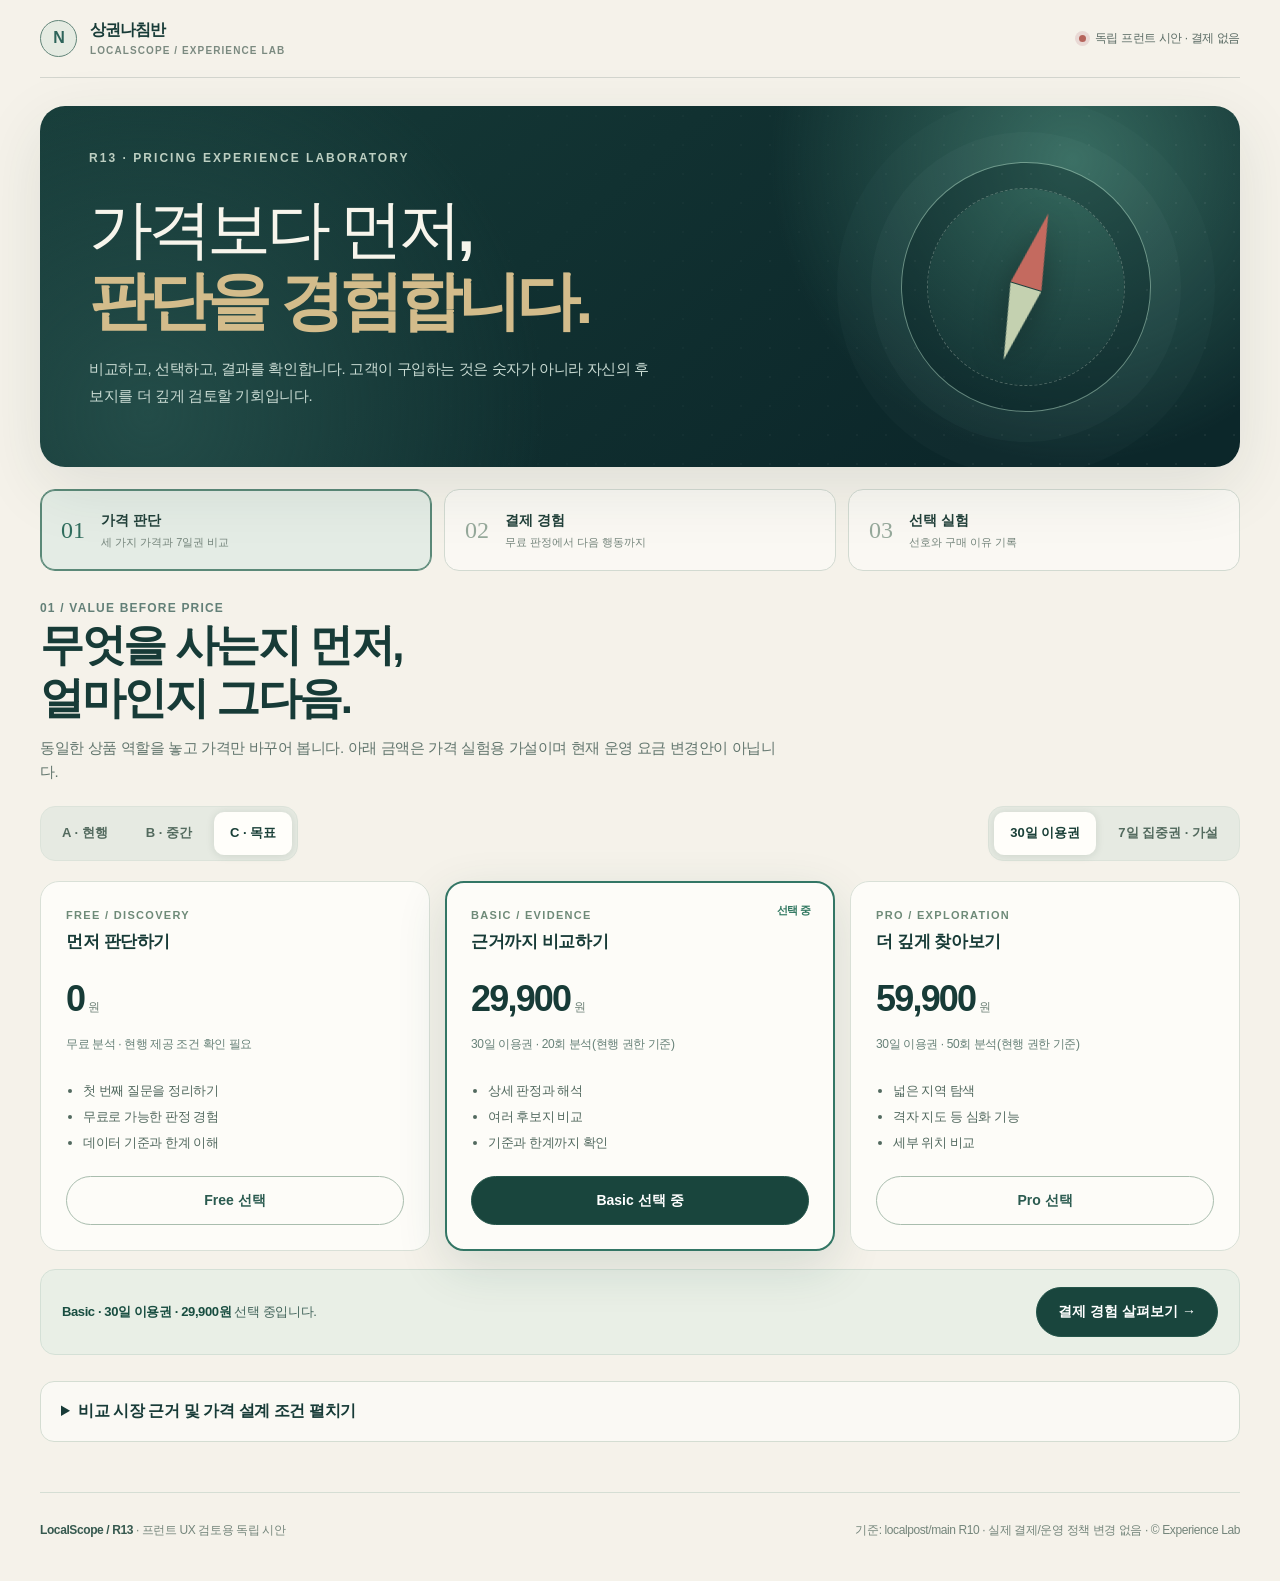
<file: r13-lab/index.html>
<!doctype html>
<html lang="ko">
<head>
<meta charset="utf-8">
<meta name="viewport" content="width=device-width,initial-scale=1,viewport-fit=cover">
<meta name="color-scheme" content="light">
<meta name="robots" content="noindex,nofollow">
<meta name="description" content="상권나침반 R13 가격·결제 전후 경험 연구실. 실제 결제 및 운영 서비스와 무관한 인터랙티브 시안.">
<title>LocalScope R13 — Pricing Experience Lab</title>
<style>
:root{--paper:#f5f2ea;--ink:#173b37;--muted:#61756d;--green:#143e3c;--green2:#1e5952;--sage:#e4ebe2;--line:#ced8ce;--gold:#d0a65f;--red:#c3655c;--shadow:0 20px 65px rgba(25,57,47,.10)}
*,*::before,*::after{box-sizing:border-box}html{scroll-behavior:smooth}body{margin:0;background:var(--paper);color:var(--ink);font-family:Pretendard,"Noto Sans KR","Apple SD Gothic Neo","Malgun Gothic",sans-serif;line-height:1.55;letter-spacing:-.025em}button{font:inherit;cursor:pointer}a{color:inherit}button:focus-visible,a:focus-visible,input:focus-visible{outline:3px solid #b4724b;outline-offset:3px}button[disabled]{opacity:.45;cursor:not-allowed}.skip{position:absolute;left:12px;top:-90px;padding:12px;background:white;z-index:99}.skip:focus{top:12px}
.shell{width:min(1200px,calc(100% - 48px));margin:auto}.mast{height:78px;display:flex;align-items:center;justify-content:space-between;gap:18px;border-bottom:1px solid rgba(35,65,59,.16)}.identity{display:flex;align-items:center;gap:13px;text-decoration:none;font-weight:800;letter-spacing:-.06em}.logo{width:37px;height:37px;border:1px solid #63867a;border-radius:50%;display:grid;place-items:center;background:#e5ebe2;color:#2d645a}.identity small{display:block;font-size:10px;letter-spacing:.11em;color:#7b8a80;font-weight:600}.status{display:flex;align-items:center;gap:9px;font-size:12px;color:#5b6c65}.status::before{content:"";width:7px;height:7px;border-radius:50%;background:#b5645b;box-shadow:0 0 0 4px #e9d9d5}.pill{display:inline-flex;border:1px solid #cbdbd0;border-radius:40px;padding:7px 12px;font-size:12px;background:#edf2e9}
.hero{position:relative;background:radial-gradient(circle at 86% 15%,#35695e 0,transparent 28%),radial-gradient(circle at 9% 85%,#234c48 0,transparent 35%),linear-gradient(140deg,#163b38,#0c272a 82%);color:#f7f5ec;border-radius:25px;overflow:hidden;display:grid;grid-template-columns:1.4fr .6fr;min-height:308px;padding:43px 49px;margin:28px 0 22px;box-shadow:var(--shadow)}
.hero::after{content:"";position:absolute;inset:0;pointer-events:none;opacity:.23;background-image:radial-gradient(circle at 18% 35%,rgba(255,255,255,.25) 0 1px,transparent 1.3px);background-size:29px 29px;mask-image:linear-gradient(90deg,transparent 22%,black)}.hero-inner{position:relative;z-index:2}.eyebrow{font-size:12px;letter-spacing:.17em;font-weight:700;color:#bdcfc2;text-transform:uppercase}.hero h1{max-width:800px;font-size:clamp(38px,5vw,69px);line-height:1.13;letter-spacing:-.075em;font-weight:570;margin:25px 0 18px;word-break:keep-all}.hero h1 em{font-style:normal;color:#d3bc8b;font-weight:740}.hero p{max-width:560px;font-size:15px;color:#c9dbd3;line-height:1.8}.instrument{display:flex;align-items:center;justify-content:center;position:relative;min-height:215px}.ring{position:absolute;width:min(250px,100%);aspect-ratio:1;border:1px solid rgba(180,217,198,.5);border-radius:50%;box-shadow:inset 0 0 0 26px rgba(12,39,42,.35),0 0 0 30px rgba(182,218,202,.03),0 0 0 64px rgba(182,218,202,.025);transform:rotate(-24deg)}.ring::before{content:"";position:absolute;inset:25px;border:1px dashed rgba(213,224,211,.3);border-radius:50%}.needle{width:33px;height:153px;position:relative;z-index:1;filter:drop-shadow(0 4px 15px rgba(0,0,0,.3));transform:rotate(17deg)}.needle::before,.needle::after{content:"";position:absolute;left:0;right:0;margin:auto;width:0;height:0;border-left:16px solid transparent;border-right:16px solid transparent}.needle::before{top:0;border-bottom:76px solid #c46a5f}.needle::after{bottom:0;border-top:76px solid #c4d1b0}
.step-nav{display:grid;grid-template-columns:repeat(3,1fr);gap:12px;margin:20px 0 28px}.step-btn{border:1px solid #d2dad1;border-radius:15px;background:#faf8f3;text-align:left;padding:17px 20px;min-height:82px;color:#455c54;display:flex;gap:16px;align-items:center;transition:background .18s,border-color .18s}.step-btn strong{display:block;font-size:14px;color:#203f39}.step-btn small{display:block;font-size:11px;margin-top:2px;color:#75857c}.step-btn .idx{font-family:Georgia,serif;font-size:24px;color:#96a99b}.step-btn[aria-current="step"]{background:#e4ece5;border-color:#5b8978;box-shadow:inset 0 0 0 1px #5b8978}.step-btn[aria-current="step"] .idx{color:#316e5e}
.panel{display:none;animation:show .26s ease both;padding-bottom:50px}.panel.active{display:block}@keyframes show{from{opacity:.5;transform:translateY(9px)}to{opacity:1;transform:translateY(0)}}.section-head{display:flex;justify-content:space-between;align-items:flex-end;gap:22px;margin:0 0 23px}.section-head h2{font-weight:620;letter-spacing:-.055em;font-size:clamp(28px,4vw,44px);line-height:1.21;margin:0 0 12px}.section-head p{max-width:740px;color:var(--muted);margin:0;font-size:15px}.section-tag{color:#638078;font-size:12px;letter-spacing:.1em;font-weight:800}
.controls{display:flex;flex-wrap:wrap;align-items:center;justify-content:space-between;gap:14px;margin:20px 0}.toggle-group{display:flex;flex-wrap:wrap;gap:6px;padding:5px;background:#e6eae2;border-radius:15px;border:1px solid #dce3da}.toggle-group button{border:0;border-radius:10px;background:transparent;padding:10px 16px;min-height:43px;color:#536a5e;font-size:13px;font-weight:700}.toggle-group button[aria-pressed="true"]{background:#fffefa;color:#193f37;box-shadow:0 1px 8px rgba(28,60,40,.12)}.caption{font-size:12px;color:#718278}.caption strong{color:#42685e}.notice{padding:15px 19px;border-left:3px solid var(--gold);background:#eef0e9;border-radius:0 12px 12px 0;font-size:13px;color:#456056;margin:18px 0}
.cards{display:grid;grid-template-columns:repeat(3,minmax(0,1fr));gap:15px}.price-card{display:flex;flex-direction:column;align-items:stretch;border:1px solid #d9e0d7;background:#fdfcf8;border-radius:19px;padding:25px;min-height:360px;transition:box-shadow .2s,transform .2s,border .2s;position:relative}.price-card.selected{border:2px solid #337665;box-shadow:0 16px 50px rgba(24,77,62,.14);padding:24px}.price-card.selected::after{content:"선택 중";position:absolute;top:19px;right:22px;font-size:11px;font-weight:700;color:#307760}.price-card h3{font-size:17px;margin:5px 0 8px}.plan-kicker{font-size:11px;color:#6e8a78;letter-spacing:.12em;font-weight:750}.amount{display:flex;align-items:baseline;gap:4px;font-size:36px;letter-spacing:-.05em;font-weight:740;margin:8px 0}.amount small{font-size:12px;font-weight:400;color:#6d8177;letter-spacing:0}.term-note{font-size:12px;color:#668077}.price-card ul{padding-left:17px;margin:24px 0 20px;color:#52695f;font-size:13px;line-height:2}.price-card .choose{margin-top:auto}.btn{display:inline-flex;justify-content:center;align-items:center;gap:9px;border:1px solid #24554a;background:#19453d;color:white;border-radius:100px;padding:13px 21px;font-weight:700;font-size:14px;min-height:48px;text-decoration:none}.btn:hover{background:#286454}.btn.ghost{background:transparent;color:#2b5b50;border-color:#a9bdae}.btn.ghost:hover{background:#e6eee5}.btn.light{background:#edf3ea;color:#164137;border-color:#d1e1d4}.btn:focus-visible{outline-offset:4px}.price-card .choose{width:100%}.summary-row{display:flex;flex-wrap:wrap;gap:10px;align-items:center;justify-content:space-between;background:#e9efe6;border:1px solid #d4e0d6;border-radius:15px;padding:17px 21px;margin:18px 0}.summary-row p{margin:0;font-size:13px;color:#42645b}.summary-row strong{color:#184d40}.research{margin-top:26px;border:1px solid #d4ddd2;border-radius:14px;padding:0 20px;background:#faf9f4}.research summary{cursor:pointer;padding:17px 0;font-weight:700}.research-content{display:grid;grid-template-columns:1fr 1fr;gap:20px;padding-bottom:21px;font-size:13px;color:#536b62}.research-content p{margin:7px 0}.research a{color:#235a4d;text-decoration:underline;text-underline-offset:3px}
.journey{display:grid;grid-template-columns:270px minmax(0,1fr);gap:18px}.rail{background:#e8eee5;border-radius:17px;padding:20px;height:fit-content}.rail h3{font-size:14px;margin:0 0 18px}.rail ol{padding:0;margin:0;list-style:none;display:grid;gap:8px}.rail li{font-size:13px;padding:13px;border-radius:10px;color:#6b7c72;border:1px solid transparent}.rail li.active{background:white;border-color:#cbd9cf;color:#173f34;font-weight:750}.rail li.done{color:#427363}.story{background:#fdfcf8;border:1px solid #d9e1d9;border-radius:17px;min-height:425px;display:flex;flex-direction:column;padding:34px 37px}.story-kicker{letter-spacing:.12em;color:#4d806b;font-size:11px;font-weight:800}.story h3{font-size:clamp(25px,3.3vw,43px);letter-spacing:-.06em;line-height:1.25;font-weight:650;margin:17px 0}.story .lead{color:#62786e;line-height:1.8;margin:0 0 20px;max-width:650px}.proof{display:grid;grid-template-columns:repeat(3,1fr);gap:9px;margin:10px 0 18px}.proof span{background:#eaf1eb;padding:16px 12px;border-radius:11px;font-size:12px;color:#356357;font-weight:660}.bill{border:1px solid #d8e2d8;border-radius:14px;padding:20px;background:#f4f7f0;margin:0 0 23px}.bill-row{display:flex;justify-content:space-between;gap:12px;margin:10px 0;font-size:14px}.bill-row.total{padding-top:14px;border-top:1px solid #cbd8c9;font-weight:800;font-size:18px}.story-actions{margin-top:auto;display:flex;flex-wrap:wrap;gap:9px;padding-top:15px}.smallprint{font-size:12px;color:#71847a}.verdict{padding:17px 20px;background:#eef0e6;border-left:3px solid #a88b56;border-radius:0 12px 12px 0;font-size:14px;margin-bottom:15px;color:#435c50}.unlocked{background:#e4eee5;border:1px solid #c7d9ca;padding:21px;border-radius:14px}
.survey-grid{display:grid;grid-template-columns:1fr 1fr;gap:16px}.survey-card{border:1px solid #d5ded4;border-radius:17px;padding:22px;background:#fbfaf6}.survey-card h3{font-size:16px;margin:0 0 15px}.choice-list{display:grid;gap:8px}.choice-list button{border:1px solid #d7e0d6;background:#fff;border-radius:11px;min-height:48px;text-align:left;padding:12px 14px;color:#526c61}.choice-list button[aria-pressed="true"]{border:2px solid #3d806d;background:#e7f0e9;color:#1b5041;font-weight:750;padding:11px 13px}.outcome{padding:23px;background:#183f38;color:#eef4ea;border-radius:16px;min-height:140px;margin-top:17px}.outcome small{display:block;color:#afc7b8;margin-bottom:12px}.outcome strong{font-size:18px;line-height:1.75}.outcome p{font-size:13px;color:#c4dbcf;margin:12px 0 0}.research-notes{margin:18px 0;font-size:12px;color:#6f8076}.footer{display:flex;flex-wrap:wrap;justify-content:space-between;gap:15px;padding:28px 0 42px;border-top:1px solid #d5ded4;font-size:12px;color:#74857b}.footer strong{color:#36594f}.mobile-only{display:none}
@media(max-width:950px){.hero{grid-template-columns:1fr .4fr;padding:36px 31px}.instrument{min-height:150px}.ring{width:180px}.cards{gap:10px}.price-card{padding:18px;min-height:370px}.price-card.selected{padding:17px}.amount{font-size:30px}.journey{grid-template-columns:220px minmax(0,1fr)}}
@media(max-width:700px){.shell{width:min(100% - 30px,560px)}.mast{height:66px}.status{font-size:10px}.hero{grid-template-columns:1fr;padding:29px 25px 19px;margin:15px 0;min-height:0}.hero h1{font-size:clamp(35px,9vw,48px);margin:16px 0}.hero p{font-size:14px}.instrument{display:none}.step-nav{grid-template-columns:1fr;gap:7px;margin:12px 0 23px}.step-btn{min-height:60px;padding:12px 14px}.step-btn .idx{font-size:20px}.step-btn small{display:none}.section-head{display:block}.section-head h2{font-size:30px}.controls{align-items:start;flex-direction:column;gap:9px}.cards{grid-template-columns:1fr}.price-card,.price-card.selected{min-height:0;padding:19px 20px}.price-card ul{margin:7px 0 16px}.amount{font-size:34px}.research-content{grid-template-columns:1fr;gap:5px}.journey{display:block}.rail{margin-bottom:12px;padding:13px}.rail ol{grid-template-columns:repeat(4,1fr);display:grid;gap:5px}.rail li{text-align:center;font-size:11px;padding:9px 3px}.rail h3{display:none}.story{padding:24px 20px;min-height:390px}.story h3{font-size:28px}.proof{grid-template-columns:1fr}.survey-grid{grid-template-columns:1fr}.section-head p{font-size:14px}.summary-row{align-items:start}.footer{padding-bottom:24px}}
@media(prefers-reduced-motion:reduce){html{scroll-behavior:auto}.panel{animation:none}.step-btn,.price-card{transition:none}}
</style>
</head>
<body>
<a class="skip" href="#lab-start">연구실 바로가기</a>
<div class="shell">
<header class="mast">
<a class="identity" href="#lab-start" aria-label="상권나침반 가격 연구실 처음으로"><span class="logo" aria-hidden="true">N</span><span>상권나침반<small>LOCALSCOPE / EXPERIENCE LAB</small></span></a>
<div class="status">독립 프런트 시안 · 결제 없음</div>
</header>
<section class="hero" aria-label="R13 실험실 소개">
<div class="hero-inner"><div class="eyebrow">R13 · Pricing Experience Laboratory</div><h1>가격보다 먼저,<br><em>판단을 경험합니다.</em></h1><p>비교하고, 선택하고, 결과를 확인합니다. 고객이 구입하는 것은 숫자가 아니라 자신의 후보지를 더 깊게 검토할 기회입니다.</p></div>
<div class="instrument" aria-hidden="true"><div class="ring"></div><div class="needle"></div></div>
</section>
<main id="lab-start">
<nav class="step-nav" aria-label="연구 단계">
<button type="button" class="step-btn" data-go="1" aria-current="step"><span class="idx">01</span><span><strong>가격 판단</strong><small>세 가지 가격과 7일권 비교</small></span></button>
<button type="button" class="step-btn" data-go="2"><span class="idx">02</span><span><strong>결제 경험</strong><small>무료 판정에서 다음 행동까지</small></span></button>
<button type="button" class="step-btn" data-go="3"><span class="idx">03</span><span><strong>선택 실험</strong><small>선호와 구매 이유 기록</small></span></button>
</nav>
<section id="panel-1" class="panel active" aria-labelledby="p1-title">
<div class="section-head"><div><div class="section-tag">01 / VALUE BEFORE PRICE</div><h2 id="p1-title" tabindex="-1">무엇을 사는지 먼저,<br>얼마인지 그다음.</h2><p>동일한 상품 역할을 놓고 가격만 바꾸어 봅니다. 아래 금액은 가격 실험용 가설이며 현재 운영 요금 변경안이 아닙니다.</p></div></div>
<div class="controls"><div class="toggle-group" aria-label="가격 시나리오">
<button type="button" data-scenario="A" aria-pressed="false">A · 현행</button><button type="button" data-scenario="B" aria-pressed="false">B · 중간</button><button type="button" data-scenario="C" aria-pressed="true">C · 목표</button></div>
<div class="toggle-group" aria-label="이용 기간"><button type="button" data-term="30" aria-pressed="true">30일 이용권</button><button type="button" data-term="7" aria-pressed="false">7일 집중권 · 가설</button></div></div>
<div class="cards">
<article class="price-card" data-plan-card="free"><div class="plan-kicker">FREE / DISCOVERY</div><h3>먼저 판단하기</h3><div class="amount">0<small>원</small></div><div class="term-note">무료 분석 · 현행 제공 조건 확인 필요</div><ul><li>첫 번째 질문을 정리하기</li><li>무료로 가능한 판정 경험</li><li>데이터 기준과 한계 이해</li></ul><button class="btn ghost choose" type="button" data-choose="free">Free 선택</button></article>
<article class="price-card selected" data-plan-card="basic"><div class="plan-kicker">BASIC / EVIDENCE</div><h3>근거까지 비교하기</h3><div class="amount"><span id="basic-price">29,900</span><small>원</small></div><div class="term-note" id="basic-term">30일 이용권 · 20회 분석(현행 권한 기준)</div><ul><li>상세 판정과 해석</li><li>여러 후보지 비교</li><li>기준과 한계까지 확인</li></ul><button class="btn choose" type="button" data-choose="basic">Basic 선택 중</button></article>
<article class="price-card" data-plan-card="pro"><div class="plan-kicker">PRO / EXPLORATION</div><h3>더 깊게 찾아보기</h3><div class="amount"><span id="pro-price">59,900</span><small>원</small></div><div class="term-note" id="pro-term">30일 이용권 · 50회 분석(현행 권한 기준)</div><ul><li>넓은 지역 탐색</li><li>격자 지도 등 심화 기능</li><li>세부 위치 비교</li></ul><button class="btn ghost choose" type="button" data-choose="pro">Pro 선택</button></article>
</div>
<div class="summary-row"><p id="selected-price-text" aria-live="polite"><strong>Basic · 30일 · 29,900원</strong> 선택 중입니다.</p><button class="btn" type="button" id="to-journey">결제 경험 살펴보기 →</button></div>
<div id="weekly-warning" class="notice" hidden>7일 이용권은 실험 가설입니다. 분석 횟수·AI 한도·갱신·환불·업그레이드 등 권한과 정책은 미확정이며 기존 30일 권한을 그대로 제공한다고 가정하지 않습니다.</div>
<details class="research"><summary>비교 시장 근거 및 가격 설계 조건 펼치기</summary><div class="research-content"><div><strong>국내 비교 기준</strong><p>상권스캔: 전체 리포트 1건 50,000원, 무료 간략 분석 하루 5곳. <a href="https://www.donspot.com/pricing" target="_blank" rel="noopener noreferrer">공식 요금</a></p><p>여기 돼?: 월 19,900 / 49,000 / 99,000원. <a href="https://www.xn--ok0bz3ittr.kr/pricing" target="_blank" rel="noopener noreferrer">공식 요금</a></p></div><div><strong>가격 변경 전 반드시 확인할 것</strong><p>만덕 승인, AI·데이터 원가, 권한·횟수, 결제·환불 규칙, 기존 결제자의 보호, 실제 고객 인터뷰.</p><p>외부 공개가 변할 수 있으므로 확인일: 2026-11-17. 연구 화면은 실판매 조건이 아닙니다.</p></div></div></details>
</section>
<section id="panel-2" class="panel" aria-labelledby="p2-title">
<div class="section-head"><div><div class="section-tag">02 / RELIEF BEFORE TRANSACTION</div><h2 id="p2-title" tabindex="-1">결제는 벽이 아니라,<br>판단을 더 살피는 선택.</h2><p>실제 데이터·로그인·PG 호출 없이, 사용자 경험만 단계별로 시연합니다. 모든 장소·결과·근거는 예시입니다.</p></div></div>
<div class="journey">
<aside class="rail" aria-label="결제 경험의 단계"><h3>EXPERIENCE FLOW</h3><ol id="moment-rail"><li class="active">01 무료 판정</li><li>02 상세 근거</li><li>03 결제 확인</li><li>04 분석 복귀</li></ol></aside>
<div class="story">
<div id="moment-content" aria-live="polite"></div>
<div class="story-actions"><button id="moment-back" class="btn ghost" type="button">← 이전 화면</button><button id="moment-next" class="btn" type="button">상세 근거 살펴보기 →</button></div>
</div>
</div>
<p class="research-notes">이 데모의 결제 완료는 애니메이션·문구만 변합니다. 결제정보·사용자 정보·사용량·권한은 수집하거나 변경하지 않습니다.</p>
</section>
<section id="panel-3" class="panel" aria-labelledby="p3-title">
<div class="section-head"><div><div class="section-tag">03 / CHOICE, NOT PRESSURE</div><h2 id="p3-title" tabindex="-1">고객은 무엇 때문에<br>이용권을 선택할까요?</h2><p>수치만 비교하지 않고 상황·기간·구매 이유를 기록합니다. 응답은 브라우저 내부에서만 표시되며 서버로 전송되지 않습니다.</p></div></div>
<div class="survey-grid">
<div class="survey-card"><h3>지금 어떤 상황인가요?</h3><div class="choice-list" data-question="persona"><button type="button" data-value="어느 지역이 좋을지 탐색 중" aria-pressed="true">어느 지역이 좋을지 탐색 중</button><button type="button" data-value="후보지 2~3곳을 비교 중" aria-pressed="false">후보지 2~3곳을 비교 중</button><button type="button" data-value="계약 전에 마지막 확인 중" aria-pressed="false">계약 전에 마지막 확인 중</button></div></div>
<div class="survey-card"><h3>어떤 이용 기간이 좋나요?</h3><div class="choice-list" data-question="period"><button type="button" data-value="무료부터 시작" aria-pressed="false">무료부터 시작</button><button type="button" data-value="7일 집중 이용권" aria-pressed="false">7일 집중 이용권</button><button type="button" data-value="30일 이용권" aria-pressed="true">30일 이용권</button></div></div>
<div class="survey-card"><h3>가장 중요한 구매 이유는?</h3><div class="choice-list" data-question="reason"><button type="button" data-value="낮은 초기 결제 부담" aria-pressed="false">낮은 초기 결제 부담</button><button type="button" data-value="판정 근거와 신뢰" aria-pressed="true">판정 근거와 신뢰</button><button type="button" data-value="여러 후보 비교" aria-pressed="false">여러 후보 비교</button><button type="button" data-value="결정하기 전 빠른 확인" aria-pressed="false">결정하기 전 빠른 확인</button></div></div>
<div class="survey-card"><h3>선택을 바꾸는 마지막 정보는?</h3><div class="choice-list" data-question="hesitation"><button type="button" data-value="실제 기능·분석 횟수" aria-pressed="true">실제 기능·분석 횟수</button><button type="button" data-value="환불·자동결제 조건" aria-pressed="false">환불·자동결제 조건</button><button type="button" data-value="예시 판정·근거 품질" aria-pressed="false">예시 판정·근거 품질</button></div></div>
</div>
<div class="outcome" id="survey-summary" aria-live="polite"></div>
<div class="summary-row"><p>이것은 <strong>개별 사용자 선택 기록</strong>입니다. 설문 모집이나 전환율 실측 결과가 아닙니다.</p><button type="button" class="btn" id="copy-summary">선택 내용 복사</button></div>
</section>
</main>
<footer class="footer"><span><strong>LocalScope / R13</strong> · 프런트 UX 검토용 독립 시안</span><span>기준: localpost/main R10 · 실제 결제/운영 정책 변경 없음 · © Experience Lab</span></footer>
</div>
<script>
(function(){
"use strict";
const SCENARIOS={A:{label:"현행",basic:19900,pro:39900},B:{label:"중간",basic:24900,pro:49900},C:{label:"목표",basic:29900,pro:59900}};
const WEEK_PRICES={basic:9900,pro:19900}; // Hypothesis only. Not an approved product.
const state={step:1,scenario:"C",term:30,plan:"basic",moment:0,survey:{persona:"어느 지역이 좋을지 탐색 중",period:"30일 이용권",reason:"판정 근거와 신뢰",hesitation:"실제 기능·분석 횟수"}};
const $=selector=>document.querySelector(selector);
const $$=selector=>Array.from(document.querySelectorAll(selector));
const won=n=>n.toLocaleString("ko-KR")+"원";
function price(plan){if(plan==="free")return 0;return state.term===7?WEEK_PRICES[plan]:SCENARIOS[state.scenario][plan]}
function periodText(){return state.term===7?"7일 집중권 가설":"30일 이용권"}
function planName(){return {free:"Free",basic:"Basic",pro:"Pro"}[state.plan]}
function setStep(step){state.step=step;$$(".panel").forEach((p,i)=>p.classList.toggle("active",i+1===step));$$("[data-go]").forEach(b=>{if(Number(b.dataset.go)===step)b.setAttribute("aria-current","step");else b.removeAttribute("aria-current")});const heading=$("#p"+step+"-title");heading.focus({preventScroll:true});window.scrollTo({top:Math.max(0,$("#lab-start").getBoundingClientRect().top+window.scrollY-8),behavior:window.matchMedia("(prefers-reduced-motion: reduce)").matches?"auto":"smooth"});if(step===2)renderMoment();if(step===3)renderSurvey()}
function renderPricing(){
$$("[data-scenario]").forEach(b=>b.setAttribute("aria-pressed",String(b.dataset.scenario===state.scenario)));
$$("[data-term]").forEach(b=>b.setAttribute("aria-pressed",String(Number(b.dataset.term)===state.term)));
$("#basic-price").textContent=price("basic").toLocaleString("ko-KR");
$("#pro-price").textContent=price("pro").toLocaleString("ko-KR");
$("#basic-term").textContent=state.term===7?"7일 가설 · 기능·횟수 미확정":"30일 이용권 · 20회 분석(현행 권한 기준)";
$("#pro-term").textContent=state.term===7?"7일 가설 · 기능·횟수 미확정":"30일 이용권 · 50회 분석(현행 권한 기준)";
$("#weekly-warning").hidden=state.term!==7;
$$("[data-plan-card]").forEach(card=>{const selected=card.dataset.planCard===state.plan;card.classList.toggle("selected",selected);const button=card.querySelector("button");button.textContent=planNameFor(card.dataset.planCard)+(selected?" 선택 중":" 선택");button.classList.toggle("ghost",!selected)});
$("#selected-price-text").innerHTML="<strong>"+planName()+" · "+(state.plan==="free"?"무료":periodText())+" · "+won(price(state.plan))+"</strong> 선택 중입니다.";
}
function planNameFor(p){return {free:"Free",basic:"Basic",pro:"Pro"}[p]}
function renderMoment(){
const moment=state.moment;
$$('#moment-rail li').forEach((li,i)=>{li.classList.toggle("active",i===moment);li.classList.toggle("done",i<moment)});
$("#moment-back").disabled=moment===0;
const content=$("#moment-content");const total=won(price(state.plan));const term=periodText();
if(moment===0){
content.innerHTML='<div class="story-kicker">01 / FREE RESULT · 가상 예시</div><h3>이 자리,<br>좋다고 단정하기 어렵습니다.</h3><p class="lead">예비 카페 창업자가 특정 후보지를 검토한다는 <strong>가상의 상황</strong>입니다. 유동인구 수치만으로는 적합하다고 판단할 수 없습니다.</p><div class="verdict"><strong>판정 예시 · 추가 확인 필요</strong><br>이것은 분석 엔진에서 나온 판정이 아닙니다.</div><div class="proof"><span>수요: 근거 확인 필요</span><span>경쟁: 주변 업종 확인</span><span>임대조건: 현장 확인</span></div><p class="smallprint">무료 단계에서도 확인해야 하는 위험·한계는 감추지 않는다는 UX 원칙을 시연합니다.</p>';
$("#moment-next").textContent="상세 근거 살펴보기 →";
}else if(moment===1){
content.innerHTML='<div class="story-kicker">02 / COMPARE · 가상 예시</div><h3>왜 그런 판단인지,<br>근거를 비교합니다.</h3><p class="lead">상세 근거와 다른 후보지를 비교하는 경험입니다. 아래 카드의 비교 항목은 실제 수치가 아닌 UI 구성 예시입니다.</p><div class="proof"><span>후보 A<br>수요·경쟁 비교</span><span>후보 B<br>유사 상권 비교</span><span>판정 근거<br>출처·기준 시점</span></div><div class="verdict">현재 선택: <strong>'+planName()+' · '+(state.plan==="free"?"무료":term)+'</strong>. '+(state.plan==="free"?"Free로도 가능한 내용을 먼저 확인하고, 유료 확장을 원할 때만 구매 경로로 이동합니다.":"결제 전에 열리는 기능과 기간을 다시 확인합니다.")+'</div>';
$("#moment-next").textContent=state.plan==="free"?"상품 비교로 돌아가기 →":"결제 조건 확인하기 →";
}else if(moment===2){
content.innerHTML='<div class="story-kicker">03 / ORDER REVIEW · 결제 모의화면</div><h3>무엇을 구매하는지<br>명확하게 확인합니다.</h3><p class="lead">결제 버튼은 실제 결제 서비스와 연결되지 않습니다. 상품의 총액과 사용 기간을 눈에 보이게 보여주는 UX만 검토합니다.</p><div class="bill"><div class="bill-row"><span>선택한 이용권</span><strong>'+planName()+'</strong></div><div class="bill-row"><span>이용 기간</span><strong>'+term+'</strong></div><div class="bill-row"><span>자동 갱신</span><strong>'+(state.term===30?"없음 · 현행 30일 정책":"미확정 · 7일 상품 가설")+'</strong></div><div class="bill-row"><span>환불·권한 조건</span><strong>'+(state.term===30?"공식 정책 확인":"만덕 검토 필요")+'</strong></div><div class="bill-row total"><span>가상 총 결제금액</span><strong>'+total+'</strong></div></div><p class="smallprint">실제 할인·정가·결제 혜택 없음. 부가세/환불/사용량 규칙은 운영 원본과 비교 확인 전 변경하지 않습니다.</p>';
$("#moment-next").textContent="결제 완료 장면 시연 →";
}else{
content.innerHTML='<div class="story-kicker">04 / RETURN TO INSIGHT · 가상 완료</div><h3>구매보다 중요한 것은,<br>다음 질문이 보이는 것.</h3><p class="lead">고객이 결제 직후 원래 확인하려던 후보지로 돌아가, 상세 근거를 살펴보는 장면을 시연합니다.</p><div class="unlocked"><strong>'+planName()+' · '+term+'</strong><br>분석 근거 화면으로 복귀하는 UX 목업입니다.<br><span class="smallprint">실제 권한 활성화·결제·후보지 조회는 발생하지 않았습니다.</span></div><div class="proof"><span>판정의 이유</span><span>근거와 기준 시점</span><span>현장 확인할 질문</span></div>';
$("#moment-next").textContent="선택 실험으로 이동 →";
}
}
function renderSurvey(){
$$("[data-question]").forEach(group=>{const name=group.dataset.question;group.querySelectorAll("button").forEach(b=>b.setAttribute("aria-pressed",String(state.survey[name]===b.dataset.value)))});
const lines=["상황: "+state.survey.persona,"선호 기간: "+state.survey.period,"가장 중요한 가치: "+state.survey.reason,"추가 확인할 정보: "+state.survey.hesitation,"시연 당시 선택한 상품: "+planName()+" / "+periodText()+" / "+won(price(state.plan))];
$("#survey-summary").innerHTML='<small>EXPERIMENT SUMMARY · 이 브라우저에서만 표시</small><strong>'+lines.map(line=>escapeHTML(line)).join("<br>")+'</strong><p>응답은 자동 저장되지 않으며 실제 구매 의향 조사 결과가 아닙니다. 사용자 인터뷰로 이유를 확인해야 합니다.</p>';
}
function escapeHTML(s){return s.replace(/[&<>"']/g,c=>({"&":"&amp;","<":"&lt;",">":"&gt;",'"':"&quot;","'":"&#39;"}[c]))}
$$("[data-go]").forEach(b=>b.addEventListener("click",()=>setStep(Number(b.dataset.go))));
$$("[data-scenario]").forEach(b=>b.addEventListener("click",()=>{state.scenario=b.dataset.scenario;renderPricing();renderSurvey()}));
$$("[data-term]").forEach(b=>b.addEventListener("click",()=>{state.term=Number(b.dataset.term);renderPricing();renderSurvey()}));
$$("[data-choose]").forEach(b=>b.addEventListener("click",()=>{state.plan=b.dataset.choose;renderPricing();renderSurvey()}));
$("#to-journey").addEventListener("click",()=>{state.moment=0;setStep(2)});
$("#moment-back").addEventListener("click",()=>{if(state.moment>0){state.moment--;renderMoment()}});
$("#moment-next").addEventListener("click",()=>{if(state.moment===1&&state.plan==="free"){setStep(1);return}if(state.moment<3){state.moment++;renderMoment()}else setStep(3)});
$$("[data-question]").forEach(group=>group.querySelectorAll("button").forEach(b=>b.addEventListener("click",()=>{state.survey[group.dataset.question]=b.dataset.value;renderSurvey()})));
$("#copy-summary").addEventListener("click",async()=>{
const text=["LocalScope R13 개인 선택 메모","가격 시나리오: "+state.scenario+" / "+SCENARIOS[state.scenario].label,"선택 플랜: "+planName(),"기간: "+periodText(),"가상 가격: "+won(price(state.plan)),"상황: "+state.survey.persona,"선호 기간: "+state.survey.period,"선택 이유: "+state.survey.reason,"추가 확인: "+state.survey.hesitation,"비고: 실제 결제·응답 수집 없음"].join("\n");
try{await navigator.clipboard.writeText(text);$("#copy-summary").textContent="복사 완료"}catch(_){const ta=document.createElement("textarea");ta.value=text;document.body.appendChild(ta);ta.select();const ok=document.execCommand("copy");ta.remove();$("#copy-summary").textContent=ok?"복사 완료":"브라우저 복사 권한 확인"}setTimeout(()=>$("#copy-summary").textContent="선택 내용 복사",2500)
});
renderPricing();renderMoment();renderSurvey();
})();
</script>
</body>
</html>
</file>
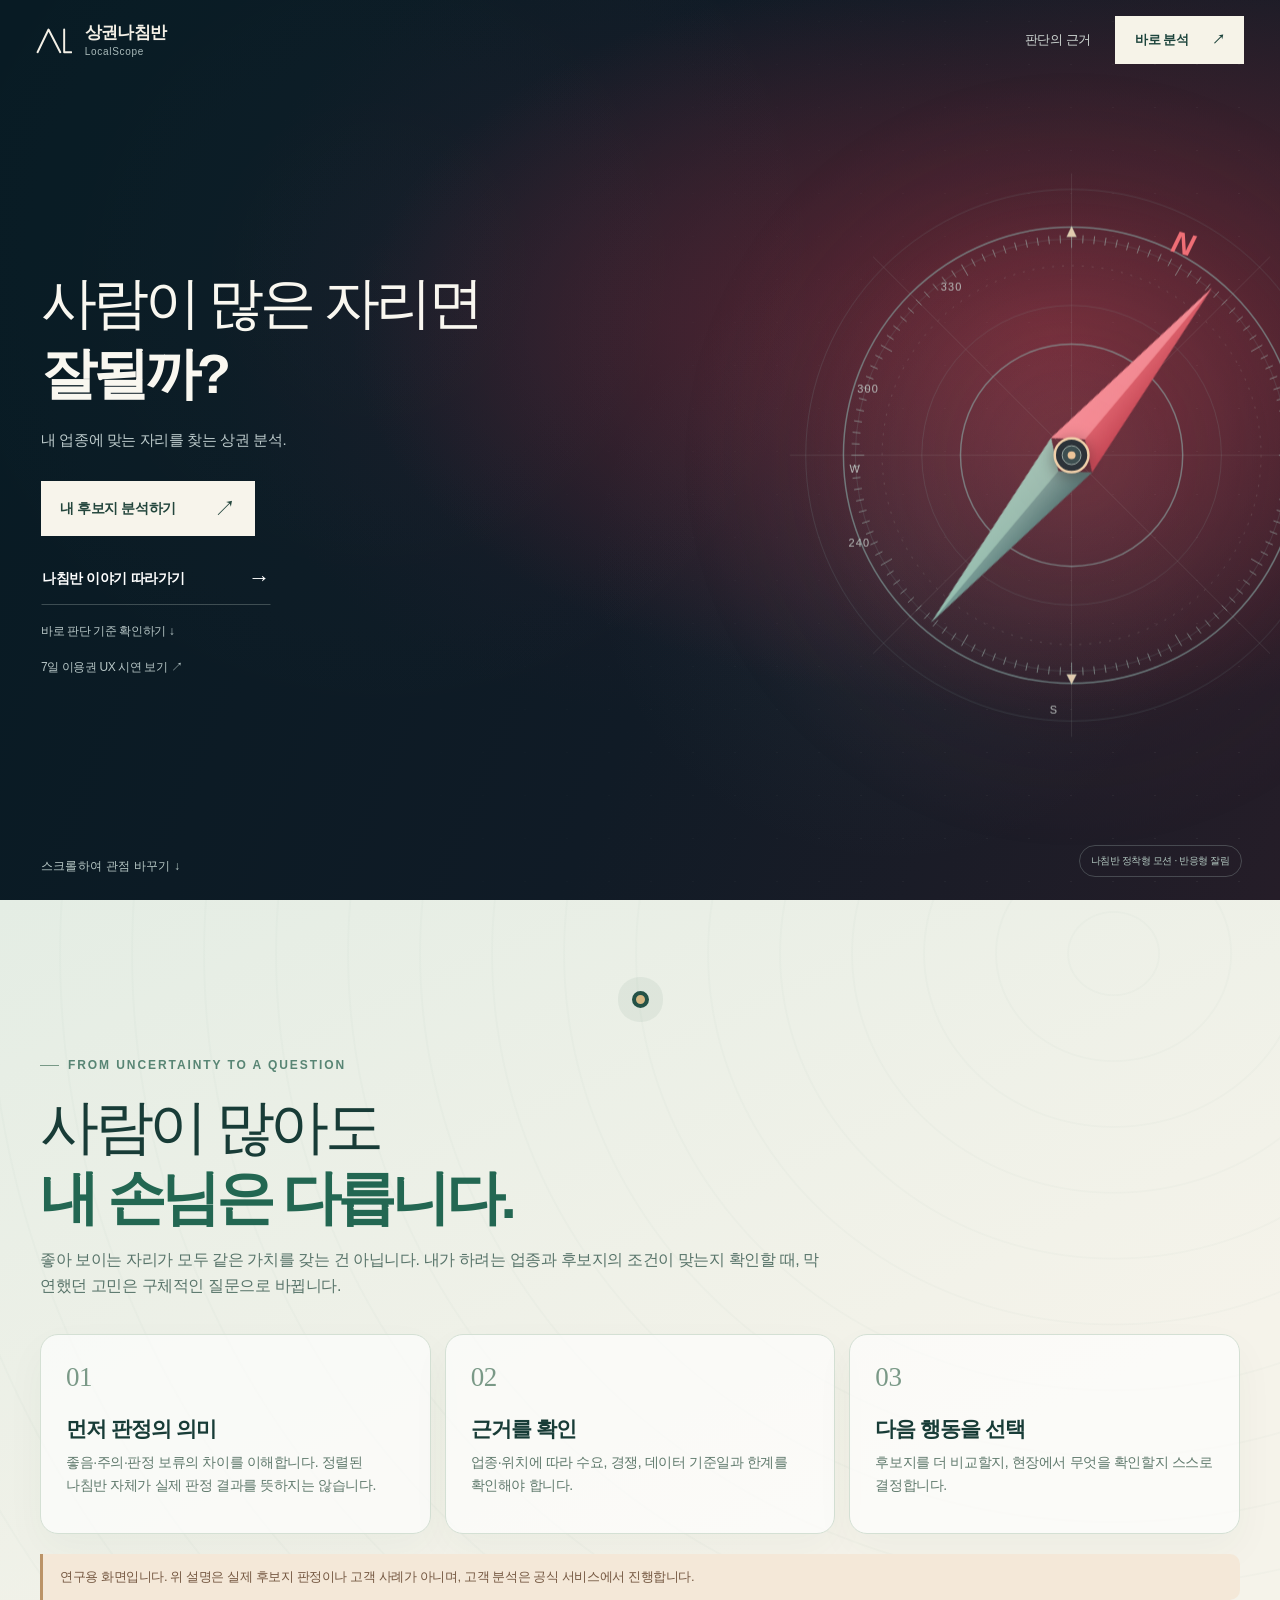
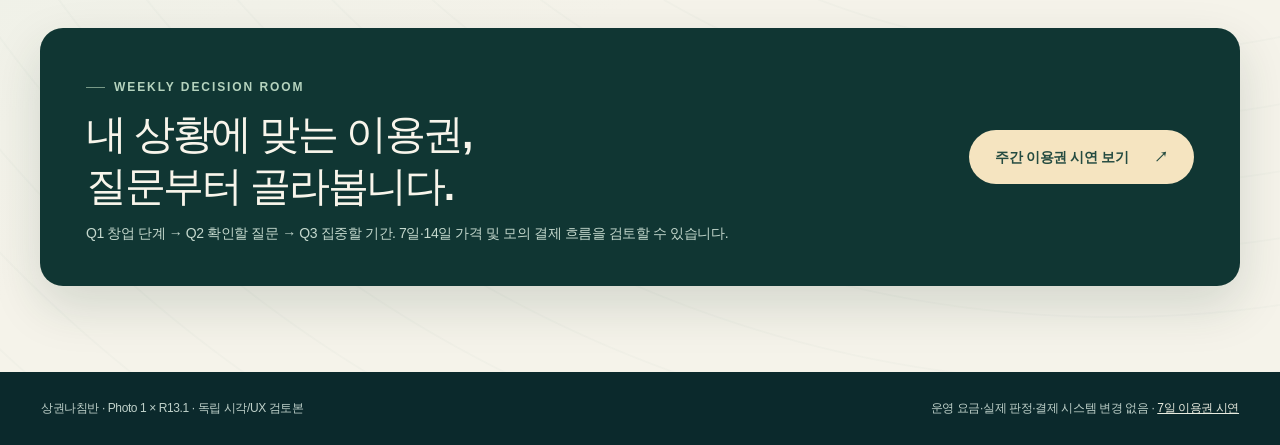
<file: r13-review/index.html>
<!doctype html>
<html lang="ko">
<head>
<meta charset="utf-8"><meta name="viewport" content="width=device-width,initial-scale=1,viewport-fit=cover">
<meta name="robots" content="noindex,nofollow">
<meta name="description" content="상권나침반 사진 1 시네마틱 히어로와 R13 주간 이용권 경험을 연결한 독립 검토용 프런트엔드.">
<title>상권나침반 | 사진 1 × 주간 이용권 UX 검토</title>
<style>
:root{--navy:#091923;--wine:#48212c;--cream:#f6f3e8;--sage:#dfe9e1;--ink:#183c37;--muted:#668178;--accent:#e8616d;--teal:#71a99f;--font:Pretendard,"Apple SD Gothic Neo","Noto Sans KR","Malgun Gothic",sans-serif}
*{box-sizing:border-box}
html{scroll-behavior:smooth}
body{margin:0;font-family:var(--font);background:#e7ece4;color:var(--ink);letter-spacing:-.025em;line-height:1.6}
a,button{font:inherit}
a:focus-visible,button:focus-visible{outline:3px solid #e8ac78;outline-offset:5px}
.skip{position:absolute;top:-100px;left:16px;z-index:40;background:var(--cream);padding:12px;color:var(--ink)}
.skip:focus{top:14px}
.hero{background:radial-gradient(ellipse at 82% 37%,rgba(104,39,52,.94),transparent 47%),radial-gradient(ellipse at 52% 36%,rgba(33,28,42,.86),transparent 48%),linear-gradient(112deg,#081b24 8%,#101b26 56%,#251d28 100%);color:#f9f7f0;position:relative;min-height:100svh;overflow:hidden;isolation:isolate}
.hero:before{content:"";position:absolute;inset:0;background:radial-gradient(circle at 70% 62%,rgba(111,150,153,.08),transparent 29%),radial-gradient(circle at 30% 30%,rgba(255,255,255,.015),transparent 45%);pointer-events:none}
.hero:after{content:"";position:absolute;inset:0;pointer-events:none;opacity:.12;background-image:radial-gradient(circle,rgba(234,242,230,.52) .5px,transparent 1px);background-size:42px 43px;mask-image:linear-gradient(105deg,transparent 36%,black)}
.topbar{height:80px;padding:0 clamp(20px,2.8vw,56px);position:relative;z-index:8;display:flex;align-items:center;justify-content:space-between;gap:22px}
.brand{display:flex;align-items:center;gap:13px;color:#f4f0e6;text-decoration:none;font-size:17px;font-weight:760;line-height:1.18;letter-spacing:-.04em}
.brand svg{width:36px;height:35px;flex:none}
.brand small{display:block;color:#a8b9b9;font-size:10px;letter-spacing:.07em;font-weight:520;margin-top:3px}
.nav{display:flex;gap:24px;align-items:center;font-size:13px}
.nav a{text-decoration:none}
.nav a:not(.nav-action){color:#d0d8d4}
.nav-action{display:inline-flex;align-items:center;gap:23px;background:var(--cream);padding:14px 20px;color:#1d443c;min-height:48px;font-weight:700}
.nav-action:hover{background:#fff}
.content{z-index:5;position:relative;display:flex;flex-direction:column;justify-content:center;min-height:calc(100svh - 80px);padding:6vh clamp(20px,3.2vw,68px) 85px;pointer-events:none}
.content>*{pointer-events:auto}
.title{font-weight:330;letter-spacing:-.072em;line-height:1.12;font-size:clamp(48px,4.4vw,85px);max-width:690px;margin:0 0 23px;word-break:keep-all}
.title strong{display:block;font-weight:800;margin-top:8px}
.subtitle{margin:0 0 29px;color:#bdcbcc;font-size:clamp(15px,1vw,18px)}
.actions{display:flex;flex-direction:column;align-items:flex-start;gap:15px;max-width:385px}
.btn{display:inline-flex;align-items:center;justify-content:space-between;gap:26px;border:1px solid transparent;padding:15px 18px;text-decoration:none;min-height:53px;font-size:14px;font-weight:720}
.btn-primary{background:#f7f4eb;color:#24463d;min-width:214px}
.btn-primary:hover{background:#fff}
.btn-secondary{color:#fff;background:transparent;padding-inline:0;border-bottom:1px solid rgba(224,238,228,.24);min-width:230px}
.btn-secondary:hover{border-bottom-color:#b9dad0}
.btn-tertiary{color:#b9c8c8;font-size:12px;text-decoration:none;margin-top:2px}
.btn-tertiary:hover{color:#fff}
.btn .arr{font-size:22px;font-weight:370;line-height:1}
.scroll-note{position:absolute;z-index:5;bottom:24px;left:clamp(20px,3.2vw,68px);color:#b8c9c6;font-size:12px;letter-spacing:.02em;text-decoration:none}
.motion-notice{position:absolute;z-index:5;bottom:23px;right:clamp(20px,3vw,60px);border:1px solid rgba(210,235,227,.22);color:#b2c7c0;padding:7px 11px;border-radius:30px;font-size:10px;pointer-events:none}
.compass-viewport{position:absolute;z-index:2;width:min(46.5vw,830px);aspect-ratio:1;right:calc(-1 * clamp(55px,7vw,138px));top:51%;transform:translateY(-50%);pointer-events:none;filter:drop-shadow(0 18px 42px rgba(0,0,0,.1))}
.compass-viewport:before{content:"";position:absolute;inset:-16%;border-radius:50%;background:radial-gradient(circle,rgba(220,100,114,.14) 0,rgba(172,70,85,.06) 45%,transparent 70%);pointer-events:none}
.dial{width:100%;height:100%;overflow:visible}
.dial-ring{fill:none;stroke:#82aca8;stroke-opacity:.64;stroke-width:1.5}
.dial-ring.fine{stroke-width:.7;stroke-opacity:.25}
.dial-ring.dashed{stroke:#bbd0c2;stroke-width:1;stroke-opacity:.2;stroke-dasharray:2 8}
.dial-guide{fill:none;stroke:#a9b7b3;stroke-opacity:.18;stroke-width:.8}
.ticks{stroke:#a2c5bb;stroke-opacity:.57;stroke-width:1}
.ticks.major{stroke:#ddc89d;stroke-width:2.4}
.dial text{fill:#b9c5c2;font:11px var(--font);letter-spacing:1.2px}
.dial .north-label{fill:#f47279;font-size:31px;font-style:italic;font-weight:800;letter-spacing:0}
.needle-mover{transform-origin:300px 300px;animation:calibrate 1.75s both cubic-bezier(.17,.68,.26,1)}
@keyframes calibrate{0%{transform:rotate(20deg)}23%{transform:rotate(49deg)}45%{transform:rotate(34deg)}66%{transform:rotate(43deg)}84%{transform:rotate(38.7deg)}100%{transform:rotate(40deg)}}
.pivot{filter:drop-shadow(0 3px 8px rgba(0,0,0,.4))}
.main-content{position:relative;overflow:hidden;background:linear-gradient(155deg,#e4ede4,#f5f3ea 60%);padding:100px max(24px,calc((100vw - 1200px)/2)) 86px}
.main-content:before{content:"";position:absolute;inset:0;pointer-events:none;opacity:.23;background:repeating-radial-gradient(ellipse at 87% 5%,transparent 0 44px,rgba(49,105,88,.10) 45px 46px,transparent 47px 72px)}
.main-content>*{position:relative;z-index:1}
.kicker{display:inline-flex;align-items:center;gap:9px;font-size:12px;letter-spacing:.16em;font-weight:800;color:#588574;text-transform:uppercase}
.kicker:before{content:"";width:19px;height:1px;background:#789987}
.section-title{font-size:clamp(32px,4.6vw,63px);line-height:1.2;letter-spacing:-.075em;font-weight:550;margin:17px 0 14px}
.section-title em{font-style:normal;font-weight:760;color:#236752}
.lead{color:#58746a;font-size:16px;max-width:780px;margin:0 0 35px}
.cards{display:grid;grid-template-columns:repeat(3,minmax(0,1fr));gap:14px}
.card{background:rgba(255,255,255,.67);border:1px solid #d4e0d4;padding:27px 25px;border-radius:18px;min-height:200px;box-shadow:0 16px 40px rgba(30,64,50,.04)}
.card .index{font:27px Georgia,serif;color:#7a9987}
.card h3{font-size:21px;letter-spacing:-.045em;margin:22px 0 9px;line-height:1.3}
.card p{color:#607a6d;font-size:14px;margin:0;word-break:keep-all}
.dot-transition{height:17px;width:17px;border-radius:50%;background:#d5b783;border:4px solid #245247;margin:-9px auto 40px;box-shadow:0 0 0 14px rgba(71,119,96,.08)}
.route{background:#103633;color:#f8f5eb;border-radius:23px;padding:42px 46px;margin-top:28px;display:grid;grid-template-columns:1fr auto;gap:20px;align-items:center;box-shadow:0 20px 50px rgba(20,52,42,.15)}
.route h3{font-size:clamp(26px,3.2vw,43px);margin:12px 0 10px;letter-spacing:-.055em;line-height:1.25;font-weight:590}
.route p{color:#c4d8cd;font-size:14px;margin:0;max-width:700px}
.route .btn{white-space:nowrap;background:#f5e4c0;color:#244b40;border-radius:100px;min-width:225px;justify-content:center}
.route .btn:hover{background:#fff0d4}
.route .kicker{color:#b5d3be}
.footer{background:#0b292c;color:#bfd1ca;padding:27px clamp(20px,3.2vw,68px);display:flex;gap:20px;justify-content:space-between;font-size:12px}
.footer a{color:#e8ebdf}
.demo-label{background:#f4e8d8;border-left:3px solid #bb9367;color:#745740;padding:13px 17px;font-size:13px;margin:20px 0 0;border-radius:0 10px 10px 0}
@media(max-width:1050px){.compass-viewport{width:58vw;right:-14vw;opacity:.85}.title{font-size:clamp(44px,5vw,65px)}.content{padding-bottom:115px}.cards{gap:10px}.card{padding:21px}}
@media(max-width:700px){.hero{min-height:0}.topbar{height:72px;padding:0 19px}.nav{gap:12px}.nav a:not(.nav-action){display:none}.nav-action{min-height:42px;padding:10px 12px;font-size:11px;gap:8px}.brand{font-size:14px}.brand svg{width:29px}.content{min-height:0;padding:56px 22px 12px}.title{font-size:clamp(43px,10.1vw,56px);max-width:390px}.subtitle{font-size:14px;margin-bottom:22px}.actions{gap:10px}.btn{min-height:48px;font-size:13px}.compass-viewport{position:relative;top:auto;right:auto;transform:none;display:block;width:min(110vw,470px);margin:0 -38px 40px auto;opacity:1}.motion-notice{display:none}.scroll-note{left:22px;bottom:22px}.main-content{padding:65px 18px}.section-title{font-size:34px}.lead{font-size:14px}.cards{grid-template-columns:1fr}.card{min-height:0;padding:19px 21px}.card h3{margin:8px 0 5px;font-size:19px}.route{grid-template-columns:1fr;padding:25px 22px;gap:22px}.route .btn{width:100%}.footer{padding:24px 20px;flex-direction:column}.scroll-note{font-size:11px}}
@media(max-width:410px){.compass-viewport{width:114vw;margin-right:-40px}.title{font-size:42px}}
@media(prefers-reduced-motion:reduce){html{scroll-behavior:auto}.needle-mover{animation:none;transform:rotate(40deg)}}
</style>
</head>
<body>
<a class="skip" href="#decision">분석 시작 방법으로 건너뛰기</a>
<section class="hero" id="intro" aria-label="상권나침반 첫 화면 검토">
<header class="topbar">
<a class="brand" href="#intro" aria-label="상권나침반 처음으로"><svg viewBox="0 0 46 42" fill="none" aria-hidden="true"><path d="M2 36L16 7L31 36M36 7V36H45" stroke="currentColor" stroke-width="2.5" stroke-linecap="round" stroke-linejoin="round"/></svg><span>상권나침반<small>LocalScope</small></span></a>
<nav class="nav" aria-label="주요 이동"><a href="#proof">판단의 근거</a><a class="nav-action" href="https://localscope.co.kr/analyze" target="_blank" rel="noopener noreferrer" title="별도 공식 서비스로 이동">바로 분석 <span aria-hidden="true">↗</span></a></nav>
</header>
<div class="content">
<h1 class="title">사람이 많은 자리면<br><strong>잘될까?</strong></h1>
<p class="subtitle">내 업종에 맞는 자리를 찾는 상권 분석.</p>
<div class="actions">
<a class="btn btn-primary" href="https://localscope.co.kr/analyze" target="_blank" rel="noopener noreferrer">내 후보지 분석하기 <span class="arr" aria-hidden="true">↗</span></a>
<a class="btn btn-secondary" href="#story">나침반 이야기 따라가기 <span class="arr" aria-hidden="true">→</span></a>
<a class="btn-tertiary" href="#proof">바로 판단 기준 확인하기 ↓</a>
<a class="btn-tertiary" href="../r13-weekly/index.html">7일 이용권 UX 시연 보기 ↗</a>
</div>
</div>
<div class="compass-viewport" aria-hidden="true">
<svg class="dial" viewBox="0 0 600 600" fill="none" xmlns="http://www.w3.org/2000/svg">
<defs><radialGradient id="dial-aura"><stop stop-color="#b75462" stop-opacity=".21"/><stop offset="1" stop-color="#b75462" stop-opacity="0"/></radialGradient><linearGradient id="metal"><stop stop-color="#f47b83"/><stop offset="1" stop-color="#c44452"/></linearGradient><linearGradient id="teal"><stop stop-color="#9bc9bd"/><stop offset="1" stop-color="#477b77"/></linearGradient></defs>
<circle cx="300" cy="300" r="296" fill="url(#dial-aura)"/>
<circle cx="300" cy="300" r="268" class="dial-ring fine"/>
<circle cx="300" cy="300" r="230" class="dial-ring"/>
<circle cx="300" cy="300" r="218" class="dial-ring fine"/>
<circle cx="300" cy="300" r="191" class="dial-ring dashed"/>
<circle cx="300" cy="300" r="151" class="dial-ring fine"/>
<circle cx="300" cy="300" r="112" class="dial-ring"/>
<path d="M300 16V584 M16 300H584 M100 100L500 500M100 500L500 100" class="dial-guide"/>
<g class="ticks" id="marks"></g>
<g stroke="#8cb4aa" stroke-opacity=".26"><path d="M300 69L305 80 295 80Z" fill="#e5d5b5"/><path d="M530 300L520 295 520 305Z" fill="#e5d5b5"/><path d="M300 531L295 521 305 521Z" fill="#e5d5b5"/></g>
<text x="399" y="94" class="north-label" transform="rotate(15 399 94)">N</text>
<text x="76" y="318">W</text><text x="278" y="560">S</text>
<text x="168" y="134" font-size="9">330</text><text x="84" y="237" font-size="9">300</text><text x="75" y="392" font-size="9">240</text>
<g class="needle-mover">
<path d="M300 80L327 300L300 279L273 300Z" fill="url(#metal)"/>
<path d="M300 80L300 279L273 300Z" fill="#fc98a0" opacity=".86"/>
<path d="M300 520L327 300L300 321L273 300Z" fill="url(#teal)"/>
<path d="M300 520L300 321L273 300Z" fill="#9dd2c0" opacity=".8"/>
</g>
<g class="pivot"><circle cx="300" cy="300" r="17" fill="#102b30" stroke="#f4e1b3" stroke-width="2.5"/><circle cx="300" cy="300" r="9.5" fill="#234b4b" stroke="#91b4ac"/><circle cx="300" cy="300" r="4" fill="#eed49f"/></g>
</svg>
</div>
<a class="scroll-note" href="#story">스크롤하여 관점 바꾸기 ↓</a>
<div class="motion-notice">나침반 정착형 모션 · 반응형 잘림</div>
</section>
<section class="main-content" id="story" aria-labelledby="story-heading">
<div class="dot-transition" aria-hidden="true"></div>
<span class="kicker">FROM UNCERTAINTY TO A QUESTION</span>
<h2 class="section-title" id="story-heading">사람이 많아도<br><em>내 손님은 다릅니다.</em></h2>
<p class="lead">좋아 보이는 자리가 모두 같은 가치를 갖는 건 아닙니다. 내가 하려는 업종과 후보지의 조건이 맞는지 확인할 때, 막연했던 고민은 구체적인 질문으로 바뀝니다.</p>
<div class="cards" id="proof">
<article class="card"><span class="index">01</span><h3>먼저 판정의 의미</h3><p>좋음·주의·판정 보류의 차이를 이해합니다. 정렬된 나침반 자체가 실제 판정 결과를 뜻하지는 않습니다.</p></article>
<article class="card"><span class="index">02</span><h3>근거를 확인</h3><p>업종·위치에 따라 수요, 경쟁, 데이터 기준일과 한계를 확인해야 합니다.</p></article>
<article class="card"><span class="index">03</span><h3>다음 행동을 선택</h3><p>후보지를 더 비교할지, 현장에서 무엇을 확인할지 스스로 결정합니다.</p></article>
</div>
<p class="demo-label">연구용 화면입니다. 위 설명은 실제 후보지 판정이나 고객 사례가 아니며, 고객 분석은 공식 서비스에서 진행합니다.</p>
<div class="route" id="decision">
<div><span class="kicker">WEEKLY DECISION ROOM</span><h3>내 상황에 맞는 이용권,<br>질문부터 골라봅니다.</h3><p>Q1 창업 단계 → Q2 확인할 질문 → Q3 집중할 기간. 7일·14일 가격 및 모의 결제 흐름을 검토할 수 있습니다.</p></div>
<a class="btn" href="../r13-weekly/index.html">주간 이용권 시연 보기 <span aria-hidden="true">↗</span></a>
</div>
</section>
<footer class="footer"><span>상권나침반 · Photo 1 × R13.1 · 독립 시각/UX 검토본</span><span>운영 요금·실제 판정·결제 시스템 변경 없음 · <a href="../r13-weekly/index.html">7일 이용권 시연</a></span></footer>
<script>
(function(){
"use strict";
const marks=document.getElementById("marks");
if(!marks)return;
const NS="http://www.w3.org/2000/svg";
const fragment=document.createDocumentFragment();
for(let i=0;i<120;i++){
 const t=(i*3-90)*Math.PI/180, major=i%10===0;
 const r=major?209:214, end=222;
 const line=document.createElementNS(NS,"line");
 line.setAttribute("x1",String(300+r*Math.cos(t)));
 line.setAttribute("y1",String(300+r*Math.sin(t)));
 line.setAttribute("x2",String(300+end*Math.cos(t)));
 line.setAttribute("y2",String(300+end*Math.sin(t)));
 if(major)line.setAttribute("class","major");
 fragment.appendChild(line);
}
marks.appendChild(fragment);
})();
</script>
</body>
</html>
</file>
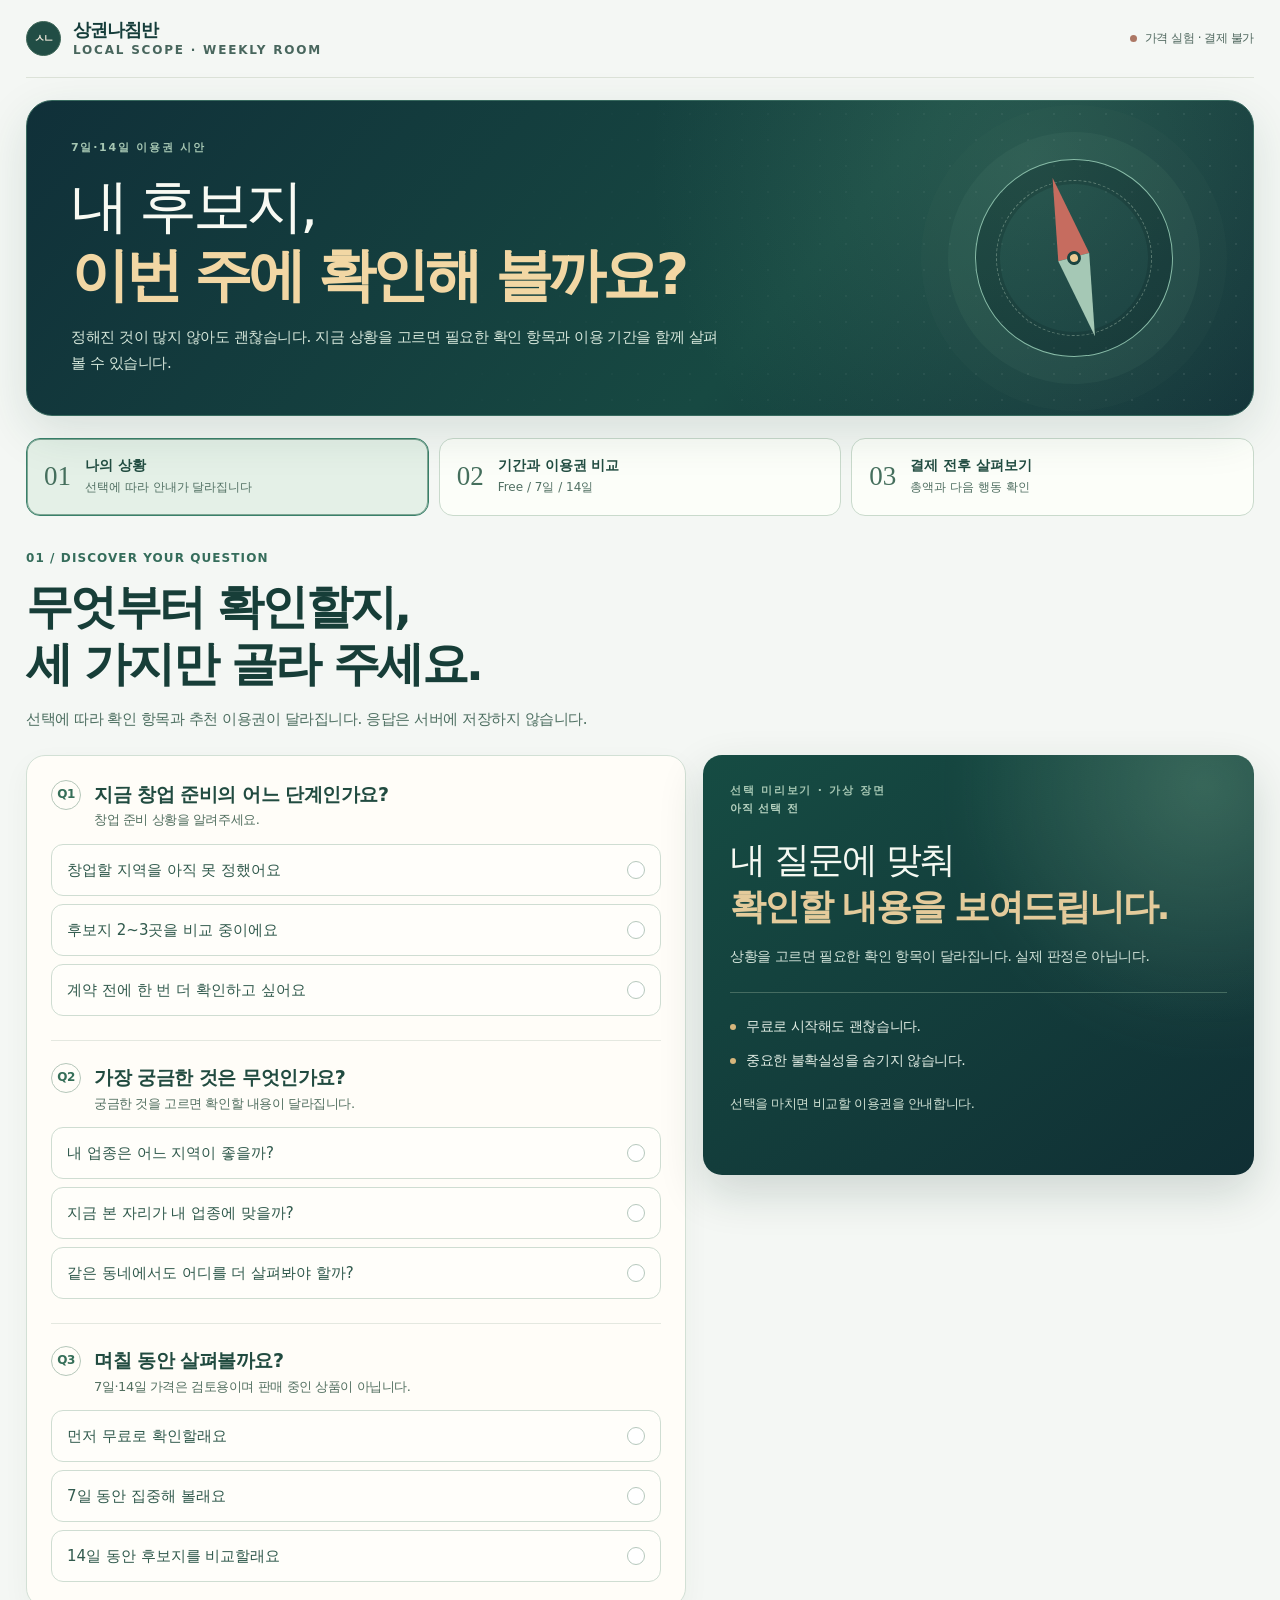
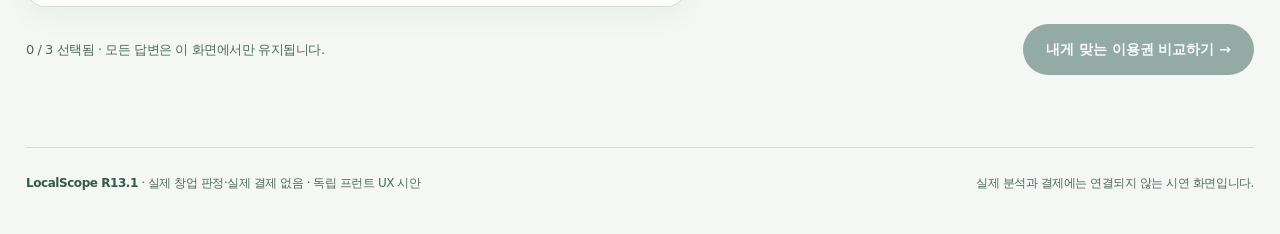
<file: r13-weekly/index.html>
<!doctype html>
<html lang="ko">
<head>
<meta charset="utf-8">
<meta name="viewport" content="width=device-width, initial-scale=1, viewport-fit=cover">
<meta name="robots" content="noindex,nofollow">
<meta name="description" content="상권나침반 7일·14일 주간 이용권 및 결제 전후 흐름을 연구하는 독립 프런트 UX 시안. 실제 판매와 결제 없음.">
<title>상권나침반 — 7일·14일 이용권 미리보기</title>
<style>
:root{--ink:#193e39;--ink2:#324c45;--deep:#102f2f;--deep2:#1c4c45;--moss:#557d65;--gold:#dcbf88;--paper:#f4f1e9;--white:#fffdf7;--line:#d6dfd4;--muted:#62776c;--warm:#f5e9d8;--red:#b65349;--ease:cubic-bezier(.22,1,.36,1)}
*{box-sizing:border-box}html{scroll-behavior:smooth}body{margin:0;color:var(--ink);background:var(--paper);font-family:Pretendard,"Apple SD Gothic Neo","Noto Sans KR","Malgun Gothic",sans-serif;line-height:1.65;letter-spacing:-.028em}button,input{font:inherit}button{cursor:pointer}button:focus-visible,a:focus-visible,summary:focus-visible{outline:3px solid #a97040;outline-offset:3px}button:disabled{cursor:not-allowed;opacity:.44}a{color:inherit}p,h1,h2,h3{margin-top:0}.wrap{width:min(1240px,calc(100% - 52px));margin-inline:auto}.skip{position:absolute;top:-100px;left:15px;background:white;padding:12px;z-index:100}.skip:focus{top:15px}
.top{min-height:78px;display:flex;justify-content:space-between;align-items:center;gap:18px;border-bottom:1px solid #dce2d8}.brand{display:flex;gap:12px;align-items:center;text-decoration:none;font-size:18px;font-weight:750;line-height:1.08;letter-spacing:-.05em}.brand-icon{width:35px;height:35px;border-radius:50%;display:grid;place-items:center;font-size:11px;font-weight:800;letter-spacing:-.1em;color:#f1eadc;background:#214d45;border:1px solid #426a5b}.brand small{display:block;font-size:10px;color:#799085;letter-spacing:.15em;margin-top:5px}.top-note{display:flex;gap:8px;align-items:center;font-size:12px;color:#73847a}.top-note:before{content:"";width:7px;height:7px;border-radius:50%;background:#ac7764}
.hero{margin:22px 0 18px;position:relative;background:radial-gradient(circle at 78% 21%,rgba(106,163,133,.28),transparent 33%),radial-gradient(circle at 8% 100%,rgba(92,136,111,.24),transparent 42%),linear-gradient(135deg,#133a38,#0c272c 85%);border:1px solid #41665b;border-radius:26px;min-height:262px;padding:38px 44px;display:grid;grid-template-columns:minmax(0,1fr) 270px;overflow:hidden;color:#fffdf5;box-shadow:0 17px 55px rgba(15,60,44,.12)}.hero:after{content:"";position:absolute;inset:0;opacity:.18;pointer-events:none;background-image:radial-gradient(circle,rgba(255,255,255,.65) .6px,transparent 1px);background-size:26px 26px;mask-image:linear-gradient(110deg,transparent 34%,black)}.hero-copy{z-index:1}.tiny{font-size:11px;letter-spacing:.16em;font-weight:800;color:#a6c7b3}.hero h1{font-size:clamp(37px,4.5vw,62px);letter-spacing:-.074em;line-height:1.16;font-weight:540;margin:16px 0 14px}.hero h1 em{color:#f1d7ab;font-style:normal;font-weight:760}.hero p{color:#ceddd3;font-size:15px;margin:0;max-width:650px}.scope{display:grid;place-items:center;position:relative;z-index:1;min-height:190px}.scope-ring{width:198px;aspect-ratio:1;border-radius:50%;border:1px solid #87baa6;box-shadow:inset 0 0 0 24px rgba(13,34,34,.2),0 0 0 27px rgba(128,191,155,.06),0 0 0 54px rgba(128,191,155,.027);display:grid;place-items:center;position:relative;transform:rotate(-15deg)}.scope-ring:before{content:"";position:absolute;inset:20px;border:1px dashed rgba(210,230,208,.35);border-radius:50%}.scope-needle{width:0;height:0;border-left:16px solid transparent;border-right:16px solid transparent;border-bottom:82px solid #c66c5f;position:absolute;top:15px}.scope-needle:after{content:"";position:absolute;left:-16px;top:82px;width:0;height:0;border-left:16px solid transparent;border-right:16px solid transparent;border-top:82px solid #a5c8b5}.scope-pivot{z-index:1;width:14px;height:14px;background:#edca92;border:3px solid #1b4440;border-radius:50%}
.steps{display:grid;grid-template-columns:repeat(3,minmax(0,1fr));gap:10px;margin:22px 0 28px}.step{border:1px solid #d1dcd0;border-radius:14px;min-height:72px;padding:12px 17px;background:#fcfaf4;display:flex;gap:14px;align-items:center;text-align:left;color:#456057}.step .num{font:27px Georgia,serif;color:#94b1a1}.step strong{display:block;font-size:14px;line-height:1.3}.step small{display:block;font-size:11px;color:#7a8f80;margin-top:4px}.step[aria-current=step]{background:#e5eee5;border-color:#7fa794;box-shadow:inset 0 0 0 1px #7fa794;color:#1b4b3c}.step[aria-current=step] .num{color:#317260}
.panel{display:none;padding-bottom:55px}.panel.active{display:block;animation:arrive .22s var(--ease)}@keyframes arrive{from{opacity:.6;transform:translateY(9px)}to{opacity:1;transform:translateY(0)}}.headline{display:flex;justify-content:space-between;gap:24px;align-items:end;margin:5px 0 22px}.headline h2{font-weight:570;font-size:clamp(30px,4vw,47px);line-height:1.17;letter-spacing:-.065em;margin:8px 0 13px}.headline p{color:var(--muted);font-size:14px;max-width:640px;margin:0}.eyebrow{color:#5d8170;letter-spacing:.12em;font-size:11px;font-weight:800}
.quiz-layout{display:grid;grid-template-columns:minmax(0,1.09fr) minmax(350px,.91fr);gap:17px;align-items:start}.questions{background:#fffdf8;border:1px solid #dde4d9;border-radius:19px;padding:24px;box-shadow:0 10px 40px rgba(26,54,42,.035)}.question{padding:0 0 24px;margin:0 0 22px;border-bottom:1px solid #e4e8e0}.question:last-of-type{border:0;margin:0;padding-bottom:0}.q-title{display:flex;gap:13px;align-items:start;margin-bottom:13px}.qnum{width:30px;height:30px;border:1px solid #b5c7ba;border-radius:50%;display:grid;place-items:center;flex:none;color:#356e58;font-size:12px;font-weight:800}.q-title h3{font-size:19px;font-weight:690;letter-spacing:-.04em;line-height:1.3;margin:2px 0 3px}.q-title p{font-size:12px;color:#819085;margin:0}.choices{display:grid;gap:8px}.choice{display:flex;text-align:left;align-items:center;justify-content:space-between;gap:13px;width:100%;border:1px solid #dce5da;border-radius:12px;padding:12px 15px;min-height:52px;background:#fdfdf9;color:#425d50;font-size:14px}.choice:after{content:"";width:16px;height:16px;flex:none;border:1px solid #b6c8bd;border-radius:50%;background:#fff}.choice[aria-pressed=true]{background:#e6f0e8;border-color:#5c9178;color:#1d5544;font-weight:760}.choice[aria-pressed=true]:after{background:#438467;border:4px solid #e4f2e8;box-shadow:0 0 0 1px #438467}.canvas{position:sticky;top:18px;background:linear-gradient(145deg,#173d39,#0f2e30);color:#eef7ee;border-radius:19px;overflow:hidden;padding:27px;box-shadow:0 18px 45px rgba(14,48,40,.16);min-height:420px}.canvas:after{content:"";position:absolute;inset:0;pointer-events:none;background:radial-gradient(circle at 90% 7%,rgba(160,207,167,.17),transparent 38%)}.canvas-inner{position:relative;z-index:2}.canvas h3{font-size:clamp(25px,2.8vw,36px);line-height:1.3;letter-spacing:-.06em;margin:19px 0 14px;font-weight:570}.canvas h3 strong{color:#e4cb9b}.canvas p{color:#c5dacf;font-size:13px;line-height:1.85}.canvas hr{border:0;border-top:1px solid #456c61;margin:22px 0}.canvas-list{display:grid;gap:11px;margin:22px 0 0}.canvas-line{display:flex;gap:10px;align-items:start;font-size:13px;color:#d5e6d7}.canvas-line:before{content:"";width:6px;height:6px;border-radius:50%;background:#d6b67c;flex:none;margin-top:9px}.canvas .scenario{font-size:11px;color:#b6d2c0;letter-spacing:.08em;font-weight:700}.canvas .statusline{font-size:11px;color:#a7c6b4;margin:21px 0 0}.actionbar{display:flex;justify-content:space-between;align-items:center;flex-wrap:wrap;gap:12px;margin:17px 0}.button{border:1px solid transparent;border-radius:99px;display:inline-flex;align-items:center;justify-content:center;gap:8px;padding:13px 22px;min-height:47px;font-size:14px;font-weight:750;background:#194c41;color:white;text-decoration:none}.button:hover{background:#2a6553}.button.secondary{background:#f9faf5;color:#2a594b;border-color:#bdd1c1}.button.secondary:hover{background:#ebf3e9}.button.dark{background:#f3e7ca;color:#15433b}.button.dark:hover{background:#ffe9be}.hint{font-size:12px;color:#76887b}.notice{border-left:3px solid #a77a51;border-radius:0 12px 12px 0;background:#f5eddf;padding:14px 17px;font-size:13px;color:#705b47;line-height:1.7}.research-note{font-size:12px;color:#657d70;line-height:1.8}
.plan-splash{padding:22px 24px;border-radius:16px;background:#e9eee5;display:grid;grid-template-columns:minmax(0,1fr) auto;gap:15px;align-items:center;margin:15px 0 21px}.plan-splash strong{display:block;color:#204e40;font-size:18px}.plan-splash p{font-size:13px;color:#5e786c;margin:5px 0 0}.plan-tag{font-size:11px;border:1px solid #b7c9b8;padding:7px 12px;border-radius:100px;background:#fbfdf8;color:#456b59}
.price-grid{display:grid;grid-template-columns:repeat(3,minmax(0,1fr));gap:12px}.price{background:#fffdf8;border:1px solid #d7e1d5;border-radius:18px;padding:23px;display:flex;flex-direction:column;min-height:310px;position:relative}.price.current{border:2px solid #347965;padding:22px;box-shadow:0 15px 46px rgba(27,90,64,.1)}.price h3{font-size:19px;margin:7px 0 13px;font-weight:750}.price .subtitle{font-size:11px;letter-spacing:.1em;color:#719082;font-weight:800}.price .amount{font-size:37px;line-height:1.25;font-weight:760;letter-spacing:-.05em;margin:7px 0 6px}.price .amount small{font-size:12px;font-weight:460;letter-spacing:0;color:#809186}.price p{font-size:13px;color:#597569;line-height:1.75;margin:12px 0}.price ul{list-style:none;padding:0;margin:12px 0 20px;display:grid;gap:8px}.price li{font-size:12px;line-height:1.55;color:#577064;padding-left:18px;position:relative}.price li:before{content:"✓";position:absolute;left:0;color:#508974}.price .button{margin-top:auto;width:100%}.price .selectedtxt{position:absolute;top:17px;right:18px;color:#31745f;font-size:11px;font-weight:800}.terms{font-size:12px;color:#687f74;margin:15px 0}.terms summary{cursor:pointer;color:#315e50;text-decoration:underline;text-underline-offset:3px}.terms p{margin:10px 0}
.receipt-layout{display:grid;grid-template-columns:minmax(0,1fr) 380px;gap:19px;align-items:start}.receipt{padding:25px;background:#fffefa;border:1px solid #d7e0d5;border-radius:18px;min-height:340px}.receipt h3{font-size:22px;letter-spacing:-.05em;margin:0 0 8px}.receipt p{color:#6e7d72;font-size:13px}.receipt-row{display:flex;justify-content:space-between;align-items:flex-start;gap:15px;padding:12px 0;border-bottom:1px solid #e4e8df;font-size:14px}.receipt-row span{color:#67796f}.receipt-row strong{text-align:right;color:#24453d}.receipt-row.total{font-size:19px;font-weight:750;border-bottom:0;padding-top:19px}.receipt-row.total strong{color:#163c33}.receipt-box{background:#f0f4eb;border:1px solid #d9e6d9;border-radius:13px;padding:15px 18px;margin-top:13px}.receipt-box p{margin:0;line-height:1.8}.receipt-box strong{color:#2c644e}.closing{padding:26px;border-radius:19px;background:radial-gradient(circle at 90% 7%,#2d6859,transparent 37%),#123833;color:#fff7ed;min-height:320px}.closing h3{font-size:30px;font-weight:650;line-height:1.22;letter-spacing:-.05em;margin:17px 0}.closing p{font-size:13px;color:#ccdfd1;line-height:1.8}.closing ul{padding-left:19px;color:#d5e4d6;font-size:13px;line-height:2.1}.closing .button{margin-top:13px}.share{display:none;margin-top:18px}.share.visible{display:block}.share textarea{width:100%;min-height:150px;border:1px solid #bcd2c3;background:#fbfff8;border-radius:11px;padding:12px;color:#265247;line-height:1.6;font:13px/1.7 inherit;resize:vertical}.end{padding:26px 0 40px;border-top:1px solid #d5ddd3;display:flex;gap:15px;justify-content:space-between;font-size:12px;color:#74887a}.end strong{color:#35594d}.visually-hidden{position:absolute;width:1px;height:1px;padding:0;margin:-1px;overflow:hidden;clip:rect(0,0,0,0);white-space:nowrap;border:0}
@media(max-width:900px){.hero{grid-template-columns:1fr 170px;padding:32px}.scope-ring{width:155px}.scope-needle{transform:scale(.76)}.quiz-layout{grid-template-columns:1fr}.canvas{position:static;min-height:0}.receipt-layout{grid-template-columns:1fr}.price{padding:18px}.price.current{padding:17px}}
@media(max-width:680px){.wrap{width:calc(100% - 28px)}.top{min-height:69px}.top-note{font-size:10px}.hero{grid-template-columns:1fr;margin-top:14px;padding:27px 22px;min-height:0}.scope{display:none}.hero h1{font-size:38px}.hero p{font-size:14px}.steps{gap:5px;margin:14px 0 24px}.step{gap:0;flex-direction:column;align-items:flex-start;padding:11px 10px;min-height:70px}.step .num{font-size:19px}.step strong{font-size:11px}.step small{display:none}.headline h2{font-size:32px}.questions,.canvas{padding:20px}.question{padding-bottom:20px;margin-bottom:20px}.q-title h3{font-size:17px}.choice{min-height:50px;padding:12px}.plan-splash{grid-template-columns:1fr;padding:18px}.price-grid{grid-template-columns:1fr}.price,.price.current{min-height:0;padding:21px}.price ul{margin:8px 0 16px}.price .amount{font-size:35px}.receipt,.closing{padding:23px;min-height:0}.receipt-row.total{font-size:17px}.end{flex-direction:column}}
@media(prefers-reduced-motion:reduce){html{scroll-behavior:auto}.panel{animation:none}}
</style>
<link rel="stylesheet" href="../r14-saas-type.css">
<link rel="stylesheet" href="../r15-first-answer.css">
</head>
<body class="page-weekly">
<a class="skip" href="#work">선택 경험으로 건너뛰기</a>
<div class="wrap">
<header class="top"><a class="brand" href="../index.html#decision" aria-label="상권나침반 이용권 안내로 돌아가기"><span class="brand-icon" aria-hidden="true">ㅅㄴ</span><span>상권나침반<small>LOCAL SCOPE · WEEKLY ROOM</small></span></a><div class="top-note">가격 실험 · 결제 불가</div></header>
<section class="hero" aria-label="주간 이용권 UX 소개"><div class="hero-copy"><div class="tiny">7일·14일 이용권 시안</div><h1>내 후보지,<br><em>이번 주에 확인해 볼까요?</em></h1><p>정해진 것이 많지 않아도 괜찮습니다. 지금 상황을 고르면 필요한 확인 항목과 이용 기간을 함께 살펴볼 수 있습니다.</p></div><div class="scope" aria-hidden="true"><div class="scope-ring"><div class="scope-needle"></div><div class="scope-pivot"></div></div></div></section>
<main id="work">
<nav class="steps" aria-label="선택 과정"><button class="step" type="button" data-step="1" aria-current="step"><span class="num">01</span><span><strong>나의 상황</strong><small>선택에 따라 안내가 달라집니다</small></span></button><button class="step" type="button" data-step="2"><span class="num">02</span><span><strong>기간과 이용권 비교</strong><small>Free / 7일 / 14일</small></span></button><button class="step" type="button" data-step="3"><span class="num">03</span><span><strong>결제 전후 살펴보기</strong><small>총액과 다음 행동 확인</small></span></button></nav>
<section id="panel1" class="panel active" aria-labelledby="h1">
<div class="headline"><div><span class="eyebrow">01 / DISCOVER YOUR QUESTION</span><h2 id="h1" tabindex="-1">무엇부터 확인할지,<br>세 가지만 골라 주세요.</h2><p>선택에 따라 확인 항목과 추천 이용권이 달라집니다. 응답은 서버에 저장하지 않습니다.</p></div></div>
<div class="quiz-layout">
<div class="questions">
<div class="question"><div class="q-title"><span class="qnum">Q1</span><div><h3>지금 창업 준비의 어느 단계인가요?</h3><p>창업 준비 상황을 알려주세요.</p></div></div><div class="choices" data-question="stage"><button type="button" class="choice" data-answer="search" aria-pressed="false">창업할 지역을 아직 못 정했어요</button><button type="button" class="choice" data-answer="compare" aria-pressed="false">후보지 2~3곳을 비교 중이에요</button><button type="button" class="choice" data-answer="contract" aria-pressed="false">계약 전에 한 번 더 확인하고 싶어요</button></div></div>
<div class="question"><div class="q-title"><span class="qnum">Q2</span><div><h3>가장 궁금한 것은 무엇인가요?</h3><p>궁금한 것을 고르면 확인할 내용이 달라집니다.</p></div></div><div class="choices" data-question="focus"><button type="button" class="choice" data-answer="area" aria-pressed="false">내 업종은 어느 지역이 좋을까?</button><button type="button" class="choice" data-answer="fit" aria-pressed="false">지금 본 자리가 내 업종에 맞을까?</button><button type="button" class="choice" data-answer="precision" aria-pressed="false">같은 동네에서도 어디를 더 살펴봐야 할까?</button></div></div>
<div class="question"><div class="q-title"><span class="qnum">Q3</span><div><h3>며칠 동안 살펴볼까요?</h3><p>7일·14일 가격은 검토용이며 판매 중인 상품이 아닙니다.</p></div></div><div class="choices" data-question="term"><button type="button" class="choice" data-answer="free" aria-pressed="false">먼저 무료로 확인할래요</button><button type="button" class="choice" data-answer="7" aria-pressed="false">7일 동안 집중해 볼래요</button><button type="button" class="choice" data-answer="14" aria-pressed="false">14일 동안 후보지를 비교할래요</button></div></div>
</div>
<aside class="canvas" aria-label="선택에 따라 바뀌는 프리뷰"><div class="canvas-inner"><div class="tiny">선택 미리보기 · 가상 장면</div><div class="scenario" id="scene-kicker">아직 선택 전</div><h3 id="scene-head">내 질문에 맞춰<br><strong>확인할 내용을 보여드립니다.</strong></h3><p id="scene-description">상황을 고르면 필요한 확인 항목과 추천 이용 범위가 달라집니다. 실제 상권 판정 결과는 아닙니다.</p><hr><div class="canvas-list" id="scene-list"><div class="canvas-line">답을 정하기 전에도 무료로 시작할 수 있습니다.</div><div class="canvas-line">중요한 위험 정보는 결제 뒤로 숨기지 않습니다.</div></div><div class="statusline" id="recommendation" role="status" aria-live="polite">세 가지 선택을 마치면 추천 범위가 표시됩니다.</div></div></aside>
</div>
<div class="actionbar"><span class="hint" id="progress-text">Q1~Q3을 골라주세요. 아직 답변은 저장되지 않았습니다.</span><button class="button" type="button" id="step1next" disabled>내게 맞는 이용권 비교하기 →</button></div>
</section>
<section id="panel2" class="panel" aria-labelledby="h2">
<div class="headline"><div><span class="eyebrow">02 / PRICE FOLLOWS PURPOSE</span><h2 id="h2" tabindex="-1">필요한 기간만,<br>직접 선택하세요.</h2><p>7일·14일 이용권은 <strong>가격 검토용 시안</strong>입니다. 실제 판매와 결제는 제공하지 않습니다.</p></div></div>
<div class="plan-splash"><div><strong id="plan-reason">내게 필요한 기능부터 비교해보세요.</strong><p id="plan-description">추천은 참고일 뿐, 직접 고른 상품이 우선입니다.</p></div><span class="plan-tag" id="term-label">7일 가설</span></div>
<div class="price-grid">
<article class="price" data-plan="free"><div class="subtitle">DISCOVER / FREE</div><h3>무료로 시작</h3><div class="amount">0<small>원</small></div><p>어떤 답이 나오는지 먼저 경험하고, 분석의 조건과 한계를 확인합니다.</p><ul><li>무료 기능은 현행 서버 정책을 따름</li><li>중요한 주의 신호는 숨기지 않음</li><li>유료 결제는 필수 아님</li></ul><button type="button" class="button secondary" data-pick="free">Free 선택</button></article>
<article class="price" data-plan="basic"><div class="subtitle">EVIDENCE / BASIC</div><h3>근거를 비교</h3><div class="amount"><span id="basic-amount">9,900</span><small>원</small></div><p>후보지의 판정 근거를 더 자세히 확인하는 이용권 시안입니다.</p><ul><li>상세 근거 확인 범위는 협의 필요</li><li>분석·AI 사용 한도 미확정</li><li>7일·14일 제공 정책 검토 필요</li></ul><button type="button" class="button secondary" data-pick="basic">Basic 선택</button></article>
<article class="price" data-plan="pro"><div class="subtitle">PRECISION / PRO</div><h3>더 세밀하게 탐색</h3><div class="amount"><span id="pro-amount">19,900</span><small>원</small></div><p>더 넓은 지역과 세부 위치를 탐색할 때 비교해 볼 이용권 시안입니다.</p><ul><li>격자 지도·심화 탐색 연계는 검토</li><li>지역별 데이터 제약은 유지</li><li>현행 유료 권한과 연결하지 않음</li></ul><button type="button" class="button secondary" data-pick="pro">Pro 선택</button></article>
</div>
<p class="terms">모든 주간 이용권은 <strong>실판매 상품이 아닙니다.</strong> 가격·VAT 처리·권한·이용 횟수·환불·업그레이드·자동 갱신 조건이 확정되지 않았습니다.</p>
<details class="terms"><summary>현재 공식 30일 상품 및 비교 가격 가설 보기</summary><p>공식 공개 서비스는 Basic 19,900원 / Pro 39,900원의 30일 이용권이며 자동 갱신이 없습니다(2026-11-17 확인). 별도로 30일 29,900원 / 59,900원 인상안도 연구 중이지만 승인되지 않았습니다. 주간 상품은 위 기존 권한과 동일하다고 가정하지 않습니다.</p></details>
<div class="actionbar"><button type="button" class="button secondary" data-step="1">← 질문 다시 선택</button><button type="button" class="button" id="step2next">결제 화면 미리보기 →</button></div>
</section>
<section id="panel3" class="panel" aria-labelledby="h3">
<div class="headline"><div><span class="eyebrow">03 / NO SURPRISES AT CHECKOUT</span><h2 id="h3" tabindex="-1">결제 전 확인할 것,<br>결제 후 이어갈 일.</h2><p>실제 결제 없이 화면 흐름만 확인합니다. 이 페이지는 응답과 결제정보를 서버에 보내지 않습니다.</p></div></div>
<div class="receipt-layout">
<div class="receipt"><div class="eyebrow">ORDER REVIEW / 가상 주문</div><h3 id="order-title">선택한 이용권</h3><p id="order-desc">실제 결제 시스템과 연결되지 않는 설계 시안입니다.</p><div class="receipt-row"><span>선택한 상품</span><strong id="order-plan">—</strong></div><div class="receipt-row"><span>이용 기간</span><strong id="order-term">—</strong></div><div class="receipt-row"><span>이용 범위·분석 횟수</span><strong>만덕 정책 검토 필요</strong></div><div class="receipt-row"><span>자동 결제·갱신</span><strong>주간 상품 미확정</strong></div><div class="receipt-row"><span>환불·VAT</span><strong>주간 상품 미확정</strong></div><div class="receipt-row total"><span>가상 상품 가격</span><strong id="order-total">—</strong></div><div class="receipt-box"><p id="order-note">결제하기 전에 무엇을 받는지와 실제 정책을 알아야 합니다. 이 화면은 가격 가설을 연구하는 목업입니다.</p></div><div class="actionbar"><button class="button secondary" type="button" data-step="2">← 이용권 다시 선택</button><button class="button" type="button" id="finish">완료 화면 미리보기 →</button></div></div>
<div class="closing"><div class="tiny">선택 이후의 화면 · 시안</div><h3 id="after-title">결제 후에는<br>원래 질문으로 돌아갑니다.</h3><p id="after-intro">처음 확인하려던 질문과 다음 확인 항목이 이어지도록 설계한 화면입니다.</p><ul id="after-list"><li>처음 고른 질문 확인</li><li>판정의 근거와 한계 확인</li><li>현장에서 살펴볼 항목 정리</li></ul><button class="button dark" type="button" id="share-trigger" disabled>내 선택 요약 보기</button><div class="share" id="share-box"><label class="visually-hidden" for="share-text">나의 선택 이야기</label><textarea id="share-text" readonly></textarea><div class="actionbar"><button class="button dark" type="button" id="copy">이야기 복사</button><span class="hint" id="copy-status" aria-live="polite"></span></div></div></div>
</div>
</section>
</main>
<footer class="end"><span><strong>LocalScope R13.1</strong> · 실제 창업 판정·실제 결제 없음 · 독립 프런트 UX 시안</span><span>실제 분석과 결제에는 연결되지 않는 시연 화면입니다.</span></footer>
</div>
<script>
(function(){
"use strict";
const $=s=>document.querySelector(s), $$=s=>Array.from(document.querySelectorAll(s));
const PRICES={"7":{basic:9900,pro:19900},"14":{basic:16900,pro:34900}};
const LABELS={stage:{search:"창업할 지역을 찾는 중",compare:"후보지를 비교하는 중",contract:"계약 전에 다시 확인"},focus:{area:"어느 동네에서 시작할까",fit:"이 자리가 내 업종에 맞을까",precision:"동네 안에서 어느 구역이 좋을까"},term:{free:"무료 우선","7":"7일 집중","14":"14일 비교"}};
const SCENES={
search:["아직 동네조차 정하지 못했다면,","먼저 비교 가능한 지역을 좁히는 질문부터 시작합니다.","업종에 맞는 지역의 조건 살펴보기","지역마다 다른 경쟁·수요 조건 확인","예상 매출만으로 계약을 결정하지 않기"],
compare:["후보지가 두세 곳 생겼다면,","서로 달라 보이는 숫자보다 같은 기준으로 비교하는 것이 먼저입니다.","후보마다 동일한 기준 적용","유리한 조건과 주의 조건 나란히 보기","확인되지 않은 자료는 따로 표시하기"],
contract:["계약을 앞두고 있다면,","지금은 확신을 키우는 말보다 직접 확인할 위험과 근거가 중요합니다.","자료의 기준 시점 확인","실제 임대료·동선·경쟁 현장 확인","판정과 실제 계약 판단을 구분하기"]
};
const FOCUS={area:["지역을 정할 때 필요한 조건부터 봅니다.","업종에 맞는 지역 후보 탐색","공개 수요·공급 기준","후보 지역의 제한과 자료 시점"],fit:["이 자리가 적합한지 이유를 확인합니다.","업종·후보지 적합성 확인","유리한 근거와 주의 근거","판정 보류 시 현장 확인 질문"],precision:["같은 동네에서도 구역마다 차이가 있을 수 있습니다.","세부 위치·격자 탐색 필요성 확인","제공 가능한 지역과 자료 범위","지역별 자료와 제공 범위 확인"]};
const state={step:1,answers:{stage:null,focus:null,term:null},selected:null,finished:false};
const safe=s=>String(s).replace(/[&<>"']/g,c=>({"&":"&amp;","<":"&lt;",">":"&gt;",'"':"&quot;","'":"&#39;"}[c]));
const won=n=>n.toLocaleString("ko-KR")+"원";
const complete=()=>Object.values(state.answers).every(Boolean);
function period(){return state.answers.term==="14"?"14":"7"}
function recommended(){if(!complete())return null;if(state.answers.term==="free")return"free";return state.answers.focus==="precision"?"pro":"basic"}
function chosen(){return state.selected||recommended()||"free"}
function amount(){return chosen()==="free"?0:PRICES[period()][chosen()]}
function name(){return {free:"Free",basic:"Basic",pro:"Pro"}[chosen()]}
function scenario(){
const s=state.answers.stage,f=state.answers.focus,t=state.answers.term;const cs=s?SCENES[s]:null,cf=f?FOCUS[f]:null;
$("#scene-kicker").textContent=s?LABELS.stage[s]:"아직 선택 전";
if(!cs){$("#scene-head").innerHTML="내 질문에 맞춰<br><strong>확인할 내용을 보여드립니다.</strong>";$("#scene-description").textContent="상황을 고르면 필요한 확인 항목이 달라집니다. 실제 판정은 아닙니다.";$("#scene-list").innerHTML="<div class='canvas-line'>무료로 시작해도 괜찮습니다.</div><div class='canvas-line'>중요한 불확실성을 숨기지 않습니다.</div>"}
else{$("#scene-head").innerHTML=safe(cs[0])+"<br><strong>"+safe(cf?cf[0]:"무엇을 확인해야 할까요?")+"</strong>";$("#scene-description").textContent=cf?cs[1]+" "+cf[0]:cs[1];
const entries=cf?cf.slice(1):cs.slice(2);$("#scene-list").innerHTML=entries.map(x=>"<div class='canvas-line'>"+safe(x)+"</div>").join("")}
let count=Object.values(state.answers).filter(Boolean).length;
$("#progress-text").textContent=count===3?"3개의 선택이 반영됐습니다. 언제든 다시 선택할 수 있습니다.":count+" / 3 선택됨 · 모든 답변은 이 화면에서만 유지됩니다.";
$("#step1next").disabled=!complete();
$("#recommendation").textContent=!complete()?"선택을 마치면 비교할 이용권을 안내합니다.":("선택한 기간: "+LABELS.term[t]+" · "+(recommended()==="free"?"무료부터 살펴보기를 추천합니다.":(recommended()==="pro"?"세밀한 탐색이 필요해 Pro를 비교할 수 있습니다.":"우선 Basic의 근거 확인 범위를 비교할 수 있습니다."))+" 최종 선택은 직접 변경할 수 있습니다.");
}
function show(step){if(step>1&&!complete())return;state.step=step;$$(".panel").forEach((node,i)=>node.classList.toggle("active",i+1===step));$$(".step").forEach(b=>{if(Number(b.dataset.step)===step)b.setAttribute("aria-current","step");else b.removeAttribute("aria-current")});if(step===2)plans();if(step===3)receipt();const h=$("#h"+step);h.focus({preventScroll:true});window.scrollTo({top:Math.max(0,$("#work").getBoundingClientRect().top+scrollY-10),behavior:matchMedia("(prefers-reduced-motion:reduce)").matches?"instant":"smooth"});}
function plans(){
let rec=recommended();let active=chosen();let term=period();
$("#term-label").textContent=state.answers.term==="free"?"무료 선택 · 유료 비교는 7일 기준":term+"일 이용권 가설";
$("#basic-amount").textContent=PRICES[term].basic.toLocaleString("ko-KR");$("#pro-amount").textContent=PRICES[term].pro.toLocaleString("ko-KR");
$("#plan-reason").textContent=rec==="free"?"무료로 시작해도 좋습니다.":rec==="pro"?"세부 위치를 보려면 심화 범위를 비교하세요.":"근거 확인이 우선이라면 Basic부터 비교하세요.";
$("#plan-description").textContent=state.answers.term==="free"?"무료를 선택했습니다. 유료 이용권을 비교하고 싶을 때만 선택을 변경하세요.":"추천은 질문에 따른 UI 가설이며, 현행 서비스가 특정 이용권을 보장한다는 뜻은 아닙니다.";
$$(".price").forEach(card=>{let selected=card.dataset.plan===active;card.classList.toggle("current",selected);card.querySelector("button").textContent=({free:"Free",basic:"Basic",pro:"Pro"}[card.dataset.plan])+(selected?" · 선택됨":" 선택");card.querySelector("button").classList.toggle("secondary",!selected);let marker=card.querySelector(".selectedtxt");if(marker)marker.remove();if(selected){let label=document.createElement("span");label.className="selectedtxt";label.textContent="현재 선택";card.appendChild(label)}});
}
function receipt(){
state.finished=false;$("#after-title").innerHTML="결제 후에는<br>원래 질문으로 돌아갑니다.";$("#after-intro").textContent="가상 선택을 마치면 처음의 질문과 다음 확인 항목을 다시 보여줍니다.";$("#share-trigger").disabled=true;$("#share-box").classList.remove("visible");$("#finish").disabled=false;
$("#order-title").textContent=name()==="Free"?"무료 탐색을 선택했습니다":name()+" · "+period()+"일 가설";
$("#order-desc").textContent="실제 결제 화면이 아닌 미확정 가격·권한 연구용 모의 주문입니다.";
$("#order-plan").textContent=name();$("#order-term").textContent=name()==="Free"?"무료":period()+"일 (상품 가설)";$("#order-total").textContent=won(amount())+" (가상 가격)";
$("#order-note").textContent=name()==="Free"?"무료 기능의 범위는 운영 서비스의 실제 권한 정책을 따라야 합니다. 이 화면은 계정을 만들거나 이용권을 부여하지 않습니다.":"7일·14일 상품의 실제 VAT 포함 여부, 환불·갱신, 사용 횟수와 권한은 미확정입니다. 만덕이 정책을 승인하고 서버·PG를 구현하기 전에는 결제를 제공하지 않습니다.";
}
function story(){
let a=state.answers,s=SCENES[a.stage],f=FOCUS[a.focus];return [
"상권나침반 · 나의 선택 이야기 (시연용)","상황: "+LABELS.stage[a.stage],"궁금한 질문: "+LABELS.focus[a.focus],"이용 의향: "+LABELS.term[a.term],"선택한 상품: "+name(),"가상 가격: "+won(amount()),"계약 전 확인할 항목:",...f.slice(1).map((x,i)=>(i+1)+". "+x), "참고: 실제 판정/결제/권한 활성화가 이루어지지 않았습니다."
].join("\n")}
$$("[data-question] .choice").forEach(b=>b.addEventListener("click",()=>{let q=b.closest("[data-question]").dataset.question;state.answers[q]=b.dataset.answer;state.selected=null;state.finished=false;$$('[data-question="'+q+'"] .choice').forEach(x=>x.setAttribute("aria-pressed",String(x===b)));scenario()}));
$$(".step").forEach(b=>b.addEventListener("click",()=>show(Number(b.dataset.step))));
$$("[data-step]:not(.step)").forEach(b=>b.addEventListener("click",()=>show(Number(b.dataset.step))));
$("#step1next").addEventListener("click",()=>show(2));$("#step2next").addEventListener("click",()=>show(3));
$$("[data-pick]").forEach(b=>b.addEventListener("click",()=>{state.selected=b.dataset.pick;if(state.selected!=="free"&&state.answers.term==="free"){state.answers.term="7";$$('[data-question="term"] .choice').forEach(x=>x.setAttribute("aria-pressed",String(x.dataset.answer==="7")));scenario()}plans()}));
$("#finish").addEventListener("click",()=>{
state.finished=true;$("#finish").disabled=true;
$("#after-title").innerHTML="선택을 마쳤습니다.<br>이제 확인할 항목을 볼까요?";
$("#after-intro").textContent="실제 결제나 권한 활성화는 없었습니다. 대신 가장 처음의 질문이 남았습니다: "+LABELS.focus[state.answers.focus];
$("#after-list").innerHTML=FOCUS[state.answers.focus].slice(1).map(x=>"<li>"+safe(x)+"</li>").join("");
$("#share-trigger").disabled=false;
});
$("#share-trigger").addEventListener("click",()=>{$("#share-box").classList.toggle("visible");$("#share-text").value=story();if($("#share-box").classList.contains("visible"))$("#share-text").focus()});
$("#copy").addEventListener("click",async()=>{let message=story();try{await navigator.clipboard.writeText(message);$("#copy-status").textContent="선택 내용이 복사됐습니다."}catch(_){$("#share-text").select();$("#copy-status").textContent="텍스트를 선택했습니다. Ctrl+C로 복사하세요."}});
scenario();
})();
</script>
</body>
</html>
</file>
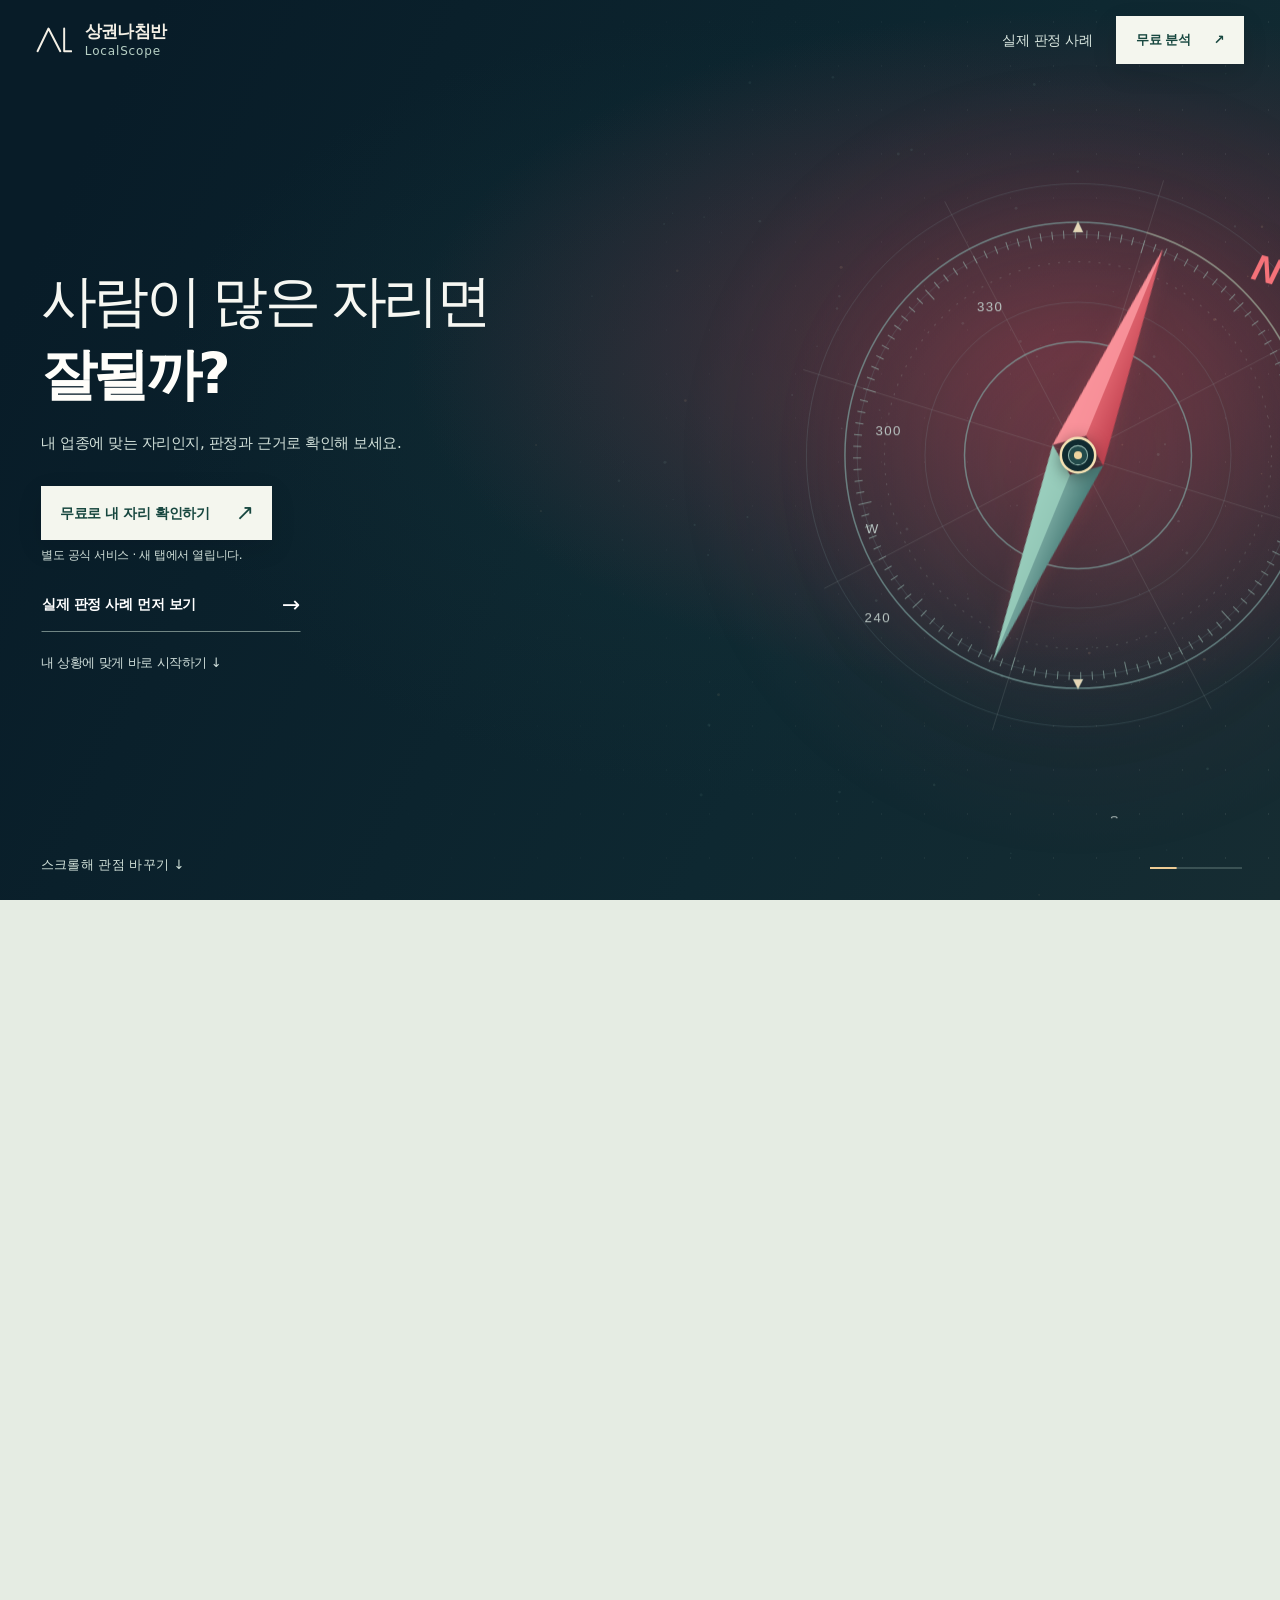
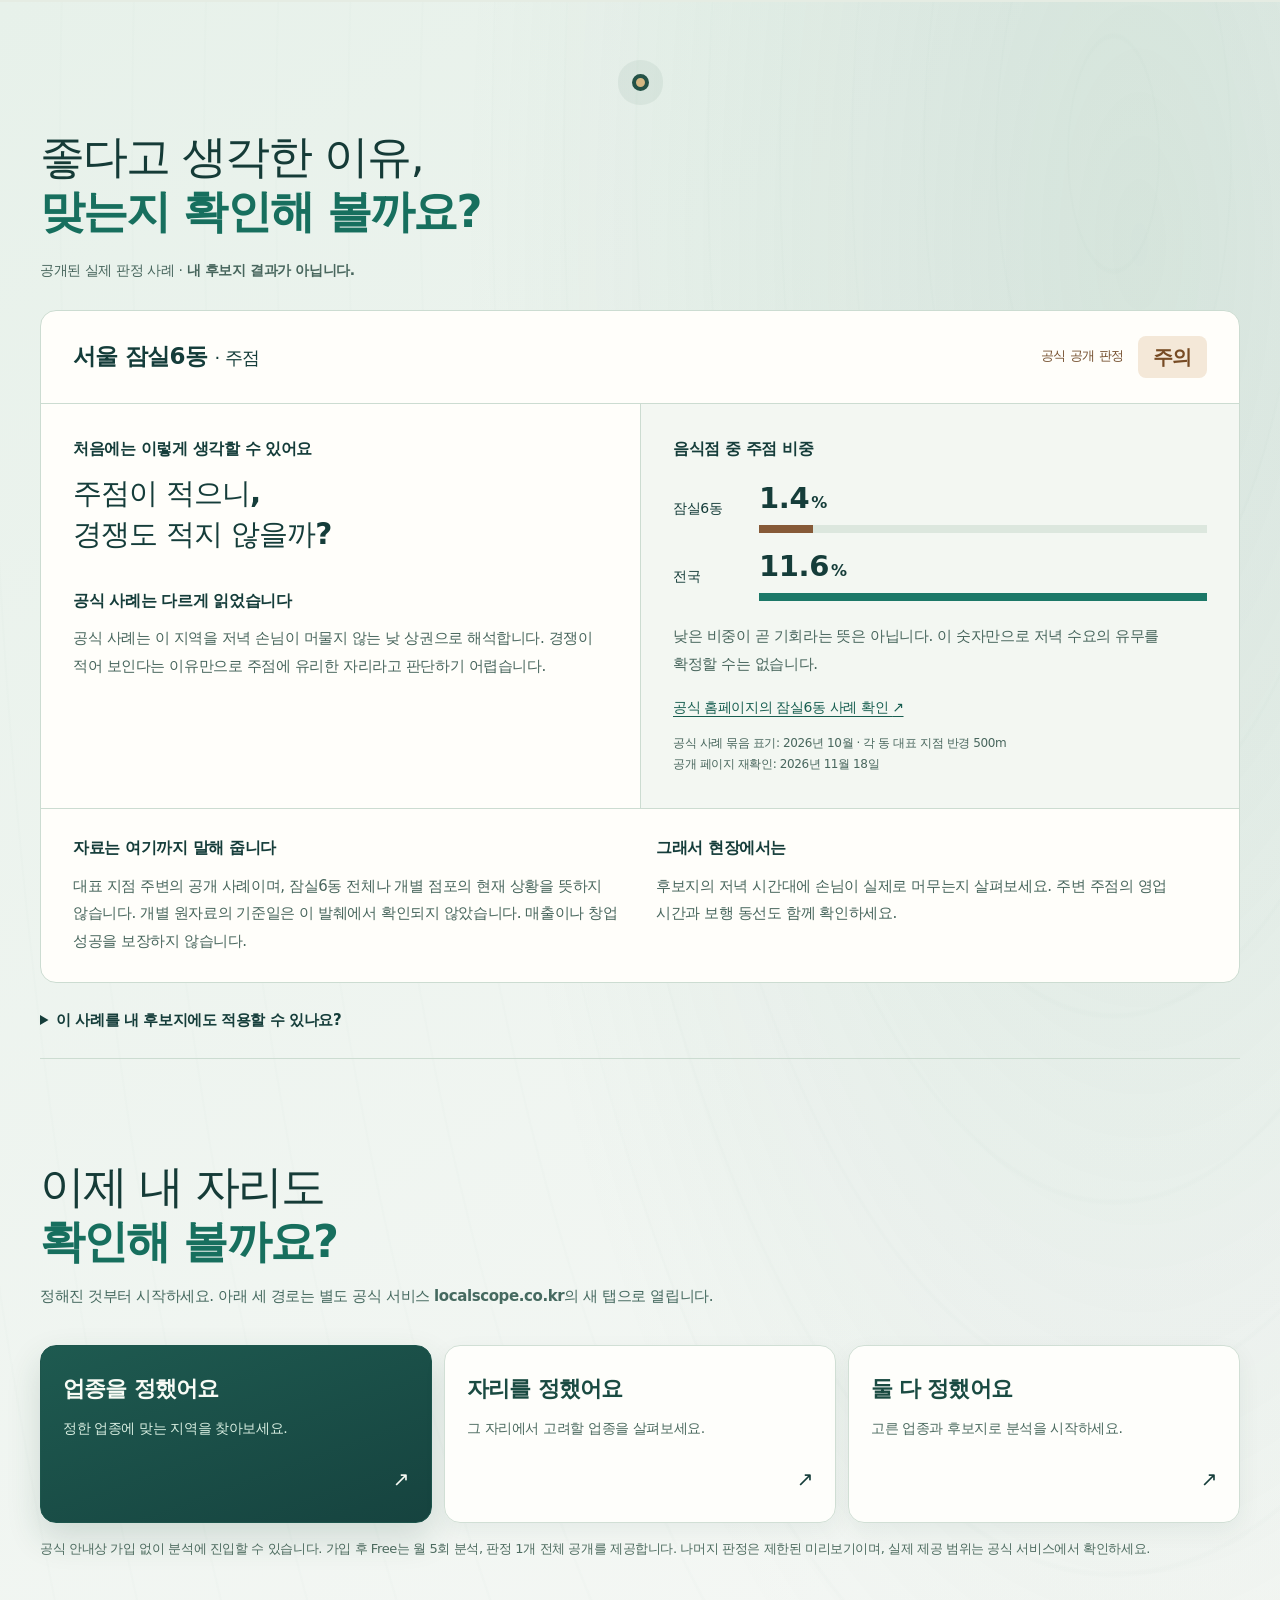
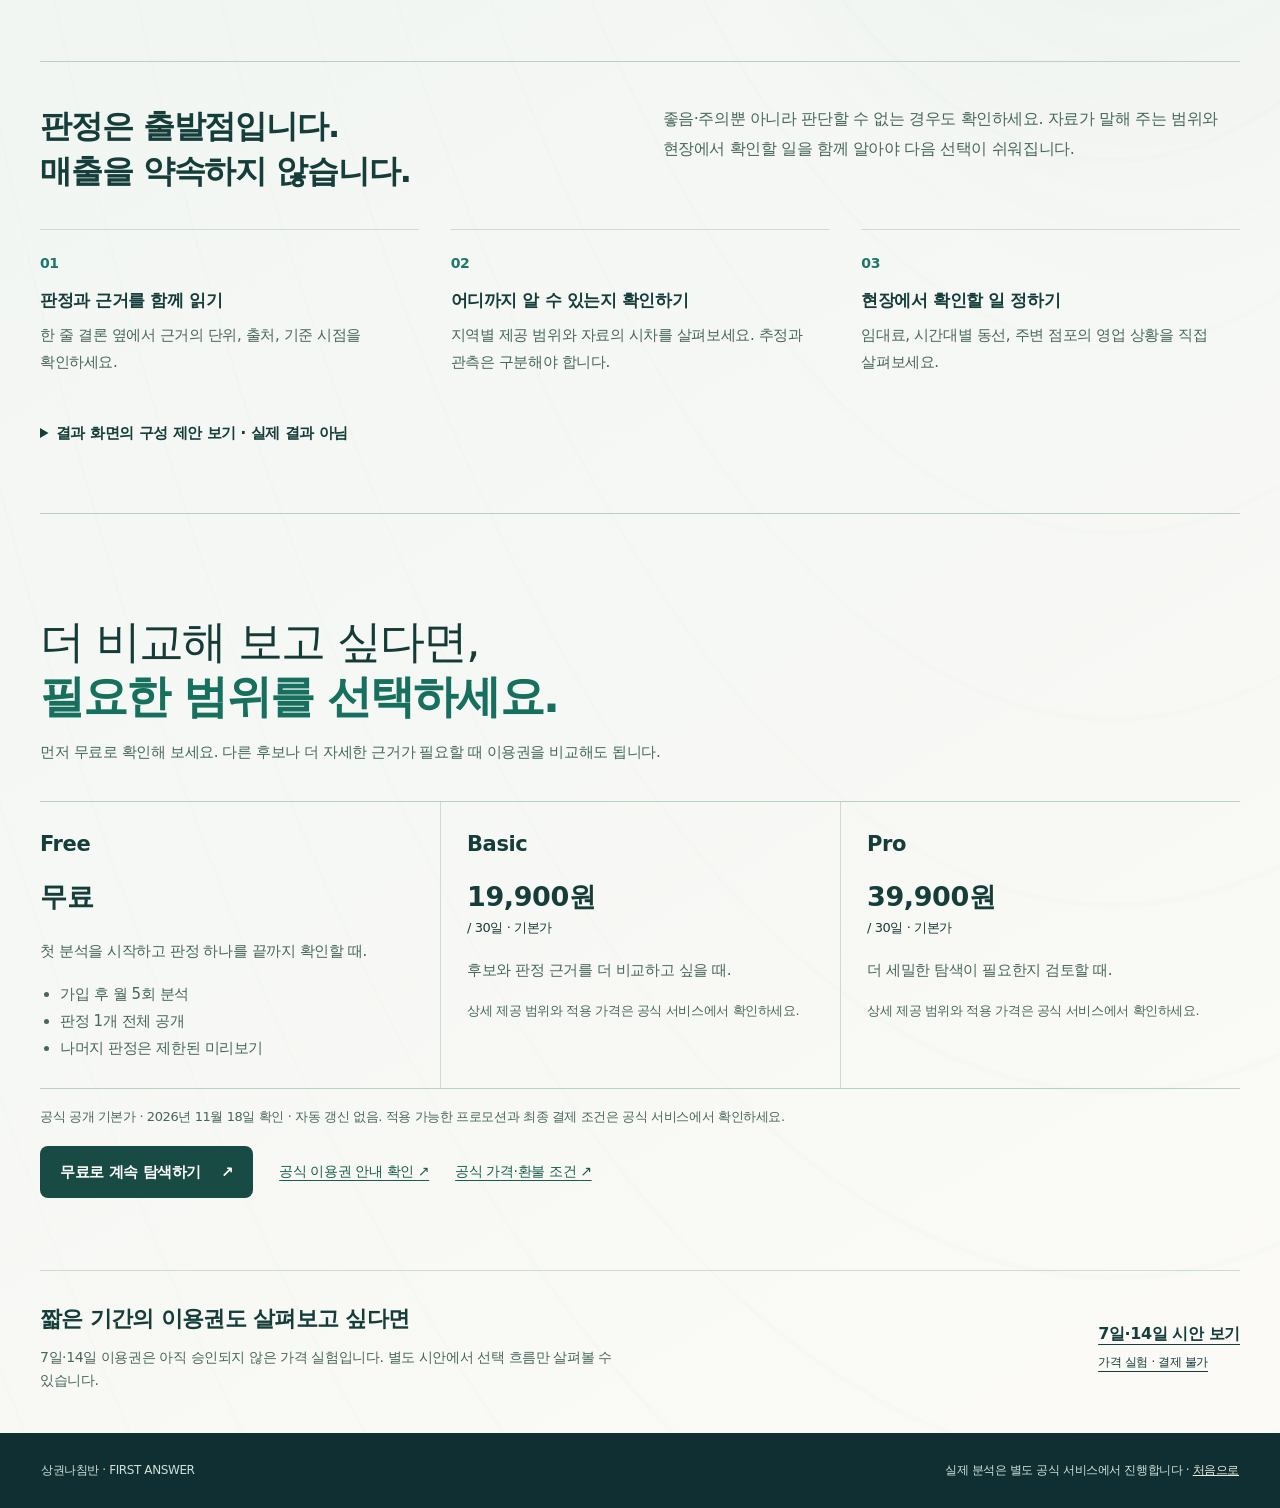
<file: staging/manduk-r15-20261118/site/index.html>
<!doctype html>
<html lang="ko">
<head>
<meta charset="utf-8"><meta name="viewport" content="width=device-width,initial-scale=1,viewport-fit=cover">
<meta name="theme-color" content="#091b23">
<meta name="description" content="이 자리, 내 업종에도 맞을까? 업종과 후보지의 조건을 판정과 근거로 확인해 보세요.">
<title>상권나침반 — 내 업종에 맞는 자리인지 먼저 확인하세요.</title>
<style>
:root{--navy:#091923;--wine:#48212c;--cream:#f6f3e8;--sage:#dfe9e1;--ink:#183c37;--muted:#668178;--accent:#e8616d;--teal:#71a99f;--font:Pretendard,"Apple SD Gothic Neo","Noto Sans KR","Malgun Gothic",sans-serif}
*{box-sizing:border-box}
html{scroll-behavior:smooth}
body{margin:0;font-family:var(--font);background:#e7ece4;color:var(--ink);letter-spacing:-.025em;line-height:1.6}
a,button{font:inherit}
a:focus-visible,button:focus-visible{outline:3px solid #e8ac78;outline-offset:5px}
.skip{position:absolute;top:-100px;left:16px;z-index:40;background:var(--cream);padding:12px;color:var(--ink)}
.skip:focus{top:14px}
.hero{background:radial-gradient(ellipse at 82% 37%,rgba(104,39,52,.94),transparent 47%),radial-gradient(ellipse at 52% 36%,rgba(33,28,42,.86),transparent 48%),linear-gradient(112deg,#081b24 8%,#101b26 56%,#251d28 100%);color:#f9f7f0;position:relative;min-height:100svh;overflow:hidden;isolation:isolate}
.hero:before{content:"";position:absolute;inset:0;background:radial-gradient(circle at 70% 62%,rgba(111,150,153,.08),transparent 29%),radial-gradient(circle at 30% 30%,rgba(255,255,255,.015),transparent 45%);pointer-events:none}
.hero:after{content:"";position:absolute;inset:0;pointer-events:none;opacity:.12;background-image:radial-gradient(circle,rgba(234,242,230,.52) .5px,transparent 1px);background-size:42px 43px;mask-image:linear-gradient(105deg,transparent 36%,black)}
.topbar{height:80px;padding:0 clamp(20px,2.8vw,56px);position:relative;z-index:8;display:flex;align-items:center;justify-content:space-between;gap:22px}
.brand{display:flex;align-items:center;gap:13px;color:#f4f0e6;text-decoration:none;font-size:17px;font-weight:760;line-height:1.18;letter-spacing:-.04em}
.brand svg{width:36px;height:35px;flex:none}
.brand small{display:block;color:#a8b9b9;font-size:10px;letter-spacing:.07em;font-weight:520;margin-top:3px}
.nav{display:flex;gap:24px;align-items:center;font-size:13px}
.nav a{text-decoration:none}
.nav a:not(.nav-action){color:#d0d8d4}
.nav-action{display:inline-flex;align-items:center;gap:23px;background:var(--cream);padding:14px 20px;color:#1d443c;min-height:48px;font-weight:700}
.nav-action:hover{background:#fff}
.content{z-index:5;position:relative;display:flex;flex-direction:column;justify-content:center;min-height:calc(100svh - 80px);padding:6vh clamp(20px,3.2vw,68px) 85px;pointer-events:none}
.content>*{pointer-events:auto}
.title{font-weight:330;letter-spacing:-.072em;line-height:1.12;font-size:clamp(48px,4.4vw,85px);max-width:690px;margin:0 0 23px;word-break:keep-all}
.title strong{display:block;font-weight:800;margin-top:8px}
.subtitle{margin:0 0 29px;color:#bdcbcc;font-size:clamp(15px,1vw,18px)}
.actions{display:flex;flex-direction:column;align-items:flex-start;gap:15px;max-width:385px}
.btn{display:inline-flex;align-items:center;justify-content:space-between;gap:26px;border:1px solid transparent;padding:15px 18px;text-decoration:none;min-height:53px;font-size:14px;font-weight:720}
.btn-primary{background:#f7f4eb;color:#24463d;min-width:214px}
.btn-primary:hover{background:#fff}
.btn-secondary{color:#fff;background:transparent;padding-inline:0;border-bottom:1px solid rgba(224,238,228,.24);min-width:230px}
.btn-secondary:hover{border-bottom-color:#b9dad0}
.btn-tertiary{color:#b9c8c8;font-size:12px;text-decoration:none;margin-top:2px}
.btn-tertiary:hover{color:#fff}
.btn .arr{font-size:22px;font-weight:370;line-height:1}
.scroll-note{position:absolute;z-index:5;bottom:24px;left:clamp(20px,3.2vw,68px);color:#b8c9c6;font-size:12px;letter-spacing:.02em;text-decoration:none}
.motion-notice{position:absolute;z-index:5;bottom:23px;right:clamp(20px,3vw,60px);border:1px solid rgba(210,235,227,.22);color:#b2c7c0;padding:7px 11px;border-radius:30px;font-size:10px;pointer-events:none}
.compass-viewport{position:absolute;z-index:2;width:min(46.5vw,830px);aspect-ratio:1;right:calc(-1 * clamp(55px,7vw,138px));top:51%;transform:translateY(-50%);pointer-events:none;filter:drop-shadow(0 18px 42px rgba(0,0,0,.1))}
.compass-viewport:before{content:"";position:absolute;inset:-16%;border-radius:50%;background:radial-gradient(circle,rgba(220,100,114,.14) 0,rgba(172,70,85,.06) 45%,transparent 70%);pointer-events:none}
.dial{width:100%;height:100%;overflow:visible}
.dial-ring{fill:none;stroke:#82aca8;stroke-opacity:.64;stroke-width:1.5}
.dial-ring.fine{stroke-width:.7;stroke-opacity:.25}
.dial-ring.dashed{stroke:#bbd0c2;stroke-width:1;stroke-opacity:.2;stroke-dasharray:2 8}
.dial-guide{fill:none;stroke:#a9b7b3;stroke-opacity:.18;stroke-width:.8}
.ticks{stroke:#a2c5bb;stroke-opacity:.57;stroke-width:1}
.ticks.major{stroke:#ddc89d;stroke-width:2.4}
.dial text{fill:#b9c5c2;font:11px var(--font);letter-spacing:1.2px}
.dial .north-label{fill:#f47279;font-size:31px;font-style:italic;font-weight:800;letter-spacing:0}
.needle-mover{transform-origin:300px 300px;animation:calibrate 1.75s both cubic-bezier(.17,.68,.26,1)}
@keyframes calibrate{0%{transform:rotate(20deg)}23%{transform:rotate(49deg)}45%{transform:rotate(34deg)}66%{transform:rotate(43deg)}84%{transform:rotate(38.7deg)}100%{transform:rotate(40deg)}}
.pivot{filter:drop-shadow(0 3px 8px rgba(0,0,0,.4))}
.main-content{position:relative;overflow:hidden;background:linear-gradient(155deg,#e4ede4,#f5f3ea 60%);padding:100px max(24px,calc((100vw - 1200px)/2)) 86px}
.main-content:before{content:"";position:absolute;inset:0;pointer-events:none;opacity:.23;background:repeating-radial-gradient(ellipse at 87% 5%,transparent 0 44px,rgba(49,105,88,.10) 45px 46px,transparent 47px 72px)}
.main-content>*{position:relative;z-index:1}
.kicker{display:inline-flex;align-items:center;gap:9px;font-size:12px;letter-spacing:.16em;font-weight:800;color:#588574;text-transform:uppercase}
.kicker:before{content:"";width:19px;height:1px;background:#789987}
.section-title{font-size:clamp(32px,4.6vw,63px);line-height:1.2;letter-spacing:-.075em;font-weight:550;margin:17px 0 14px}
.section-title em{font-style:normal;font-weight:760;color:#236752}
.lead{color:#58746a;font-size:16px;max-width:780px;margin:0 0 35px}
.cards{display:grid;grid-template-columns:repeat(3,minmax(0,1fr));gap:14px}
.card{background:rgba(255,255,255,.67);border:1px solid #d4e0d4;padding:27px 25px;border-radius:18px;min-height:200px;box-shadow:0 16px 40px rgba(30,64,50,.04)}
.card .index{font:27px Georgia,serif;color:#7a9987}
.card h3{font-size:21px;letter-spacing:-.045em;margin:22px 0 9px;line-height:1.3}
.card p{color:#607a6d;font-size:14px;margin:0;word-break:keep-all}
.dot-transition{height:17px;width:17px;border-radius:50%;background:#d5b783;border:4px solid #245247;margin:-9px auto 40px;box-shadow:0 0 0 14px rgba(71,119,96,.08)}
.route{background:#103633;color:#f8f5eb;border-radius:23px;padding:42px 46px;margin-top:28px;display:grid;grid-template-columns:1fr auto;gap:20px;align-items:center;box-shadow:0 20px 50px rgba(20,52,42,.15)}
.route h3{font-size:clamp(26px,3.2vw,43px);margin:12px 0 10px;letter-spacing:-.055em;line-height:1.25;font-weight:590}
.route p{color:#c4d8cd;font-size:14px;margin:0;max-width:700px}
.route .btn{white-space:nowrap;background:#f5e4c0;color:#244b40;border-radius:100px;min-width:225px;justify-content:center}
.route .btn:hover{background:#fff0d4}
.route .kicker{color:#b5d3be}
.footer{background:#0b292c;color:#bfd1ca;padding:27px clamp(20px,3.2vw,68px);display:flex;gap:20px;justify-content:space-between;font-size:12px}
.footer a{color:#e8ebdf}
.demo-label{background:#f4e8d8;border-left:3px solid #bb9367;color:#745740;padding:13px 17px;font-size:13px;margin:20px 0 0;border-radius:0 10px 10px 0}
@media(max-width:1050px){.compass-viewport{width:58vw;right:-14vw;opacity:.85}.title{font-size:clamp(44px,5vw,65px)}.content{padding-bottom:115px}.cards{gap:10px}.card{padding:21px}}
@media(max-width:700px){.hero{min-height:0}.topbar{height:72px;padding:0 19px}.nav{gap:12px}.nav a:not(.nav-action){display:none}.nav-action{min-height:42px;padding:10px 12px;font-size:11px;gap:8px}.brand{font-size:14px}.brand svg{width:29px}.content{min-height:0;padding:56px 22px 12px}.title{font-size:clamp(43px,10.1vw,56px);max-width:390px}.subtitle{font-size:14px;margin-bottom:22px}.actions{gap:10px}.btn{min-height:48px;font-size:13px}.compass-viewport{position:relative;top:auto;right:auto;transform:none;display:block;width:min(110vw,470px);margin:0 -38px 40px auto;opacity:1}.motion-notice{display:none}.scroll-note{left:22px;bottom:22px}.main-content{padding:65px 18px}.section-title{font-size:34px}.lead{font-size:14px}.cards{grid-template-columns:1fr}.card{min-height:0;padding:19px 21px}.card h3{margin:8px 0 5px;font-size:19px}.route{grid-template-columns:1fr;padding:25px 22px;gap:22px}.route .btn{width:100%}.footer{padding:24px 20px;flex-direction:column}.scroll-note{font-size:11px}}
@media(max-width:410px){.compass-viewport{width:114vw;margin-right:-40px}.title{font-size:42px}}
@media(prefers-reduced-motion:reduce){html{scroll-behavior:auto}.needle-mover{animation:none;transform:rotate(40deg)}}
</style>
<link rel="stylesheet" href="./r13-live.css">
<link rel="stylesheet" href="./r14-saas-type.css">
<link rel="stylesheet" href="./r15-first-answer.css">
<script src="./r13-live.js" defer></script>
</head>
<body class="launch page-home">
<a class="skip" href="#pathways">분석 시작 방법으로 건너뛰기</a>
<section class="hero" id="intro" aria-label="상권나침반 — 질문에서 방향으로">
<div class="hero-stage" id="cinema-stage" data-phase="question">
<header class="topbar">
<a class="brand" href="#intro" aria-label="상권나침반 처음으로"><svg viewBox="0 0 46 42" fill="none" aria-hidden="true"><path d="M2 36L16 7L31 36M36 7V36H45" stroke="currentColor" stroke-width="2.5" stroke-linecap="round" stroke-linejoin="round"/></svg><span>상권나침반<small>LocalScope</small></span></a>
<nav class="nav" aria-label="주요 이동"><a href="#first-answer">실제 판정 사례</a><a class="nav-action" href="https://localscope.co.kr/analyze" target="_blank" rel="noopener noreferrer" aria-label="무료 분석 — 별도 공식 서비스, 새 탭">무료 분석 <span aria-hidden="true">↗</span></a></nav>
</header>
<div class="content">
<h1 class="title">사람이 많은 자리면<br><strong>잘될까?</strong></h1>
<p class="subtitle">내 업종에 맞는 자리인지, 판정과 근거로 확인해 보세요.</p>
<div class="actions">
<a class="btn btn-primary" href="https://localscope.co.kr/analyze" target="_blank" rel="noopener noreferrer" aria-describedby="official-entry-note">무료로 내 자리 확인하기 <span class="arr" aria-hidden="true">↗</span></a>
<p class="official-entry-note" id="official-entry-note">별도 공식 서비스 · 새 탭에서 열립니다.</p>
<a class="btn btn-secondary" href="#first-answer">실제 판정 사례 먼저 보기 <span class="arr" aria-hidden="true">→</span></a>
<a class="btn-tertiary" href="#pathways">내 상황에 맞게 바로 시작하기 ↓</a>

</div>
</div>
<div class="compass-viewport" aria-hidden="true">
<svg class="dial" viewBox="0 0 600 600" fill="none" xmlns="http://www.w3.org/2000/svg">
<defs><radialGradient id="dial-aura"><stop stop-color="#b75462" stop-opacity=".21"/><stop offset="1" stop-color="#b75462" stop-opacity="0"/></radialGradient><linearGradient id="metal"><stop stop-color="#f47b83"/><stop offset="1" stop-color="#c44452"/></linearGradient><linearGradient id="teal"><stop stop-color="#9bc9bd"/><stop offset="1" stop-color="#477b77"/></linearGradient></defs>
<circle cx="300" cy="300" r="296" fill="url(#dial-aura)"/>
<circle cx="300" cy="300" r="268" class="dial-ring fine"/>
<circle cx="300" cy="300" r="230" class="dial-ring"/>
<circle cx="300" cy="300" r="218" class="dial-ring fine"/>
<circle cx="300" cy="300" r="191" class="dial-ring dashed"/>
<circle cx="300" cy="300" r="151" class="dial-ring fine"/>
<circle cx="300" cy="300" r="112" class="dial-ring"/>
<path d="M300 16V584 M16 300H584 M100 100L500 500M100 500L500 100" class="dial-guide"/>
<g class="ticks" id="marks"></g>
<g stroke="#8cb4aa" stroke-opacity=".26"><path d="M300 69L305 80 295 80Z" fill="#e5d5b5"/><path d="M530 300L520 295 520 305Z" fill="#e5d5b5"/><path d="M300 531L295 521 305 521Z" fill="#e5d5b5"/></g>
<text x="399" y="94" class="north-label" transform="rotate(15 399 94)">N</text>
<text x="76" y="318">W</text><text x="278" y="560">S</text>
<text x="168" y="134" font-size="9">330</text><text x="84" y="237" font-size="9">300</text><text x="75" y="392" font-size="9">240</text>
<g class="needle-mover">
<path d="M300 80L327 300L300 279L273 300Z" fill="url(#metal)"/>
<path d="M300 80L300 279L273 300Z" fill="#fc98a0" opacity=".86"/>
<path d="M300 520L327 300L300 321L273 300Z" fill="url(#teal)"/>
<path d="M300 520L300 321L273 300Z" fill="#9dd2c0" opacity=".8"/>
</g>
<g class="pivot"><circle cx="300" cy="300" r="17" fill="#102b30" stroke="#f4e1b3" stroke-width="2.5"/><circle cx="300" cy="300" r="9.5" fill="#234b4b" stroke="#91b4ac"/><circle cx="300" cy="300" r="4" fill="#eed49f"/></g>
</svg>
</div>
<a class="scroll-note" href="#motion-start">스크롤해 관점 바꾸기 ↓</a>
<div class="motion-meter" aria-hidden="true"><span></span></div>
<div class="scene-overlay" id="scene-overlay" aria-hidden="true" inert>
  <div class="eyebrow">질문에서 근거로</div>
  <h2>사람이 많아도<br><strong>내 손님은 다릅니다.</strong></h2>
  <p>사람이 많다는 사실만으로 충분할까요? 업종에 필요한 수요와 경쟁 조건을 따로 살펴봐야 합니다.</p>
  <a class="btn" href="#first-answer">실제 판정 사례 확인하기 <span class="arr" aria-hidden="true">↓</span></a>
</div>
</div>
<div class="motion-anchor" id="motion-start" aria-hidden="true"></div>
</section>
<main class="main-content r15-content" id="story">
<div class="dot-transition" aria-hidden="true"></div>
<section class="first-answer" id="first-answer" aria-labelledby="first-answer-heading" tabindex="-1">
<h2 class="section-title" id="first-answer-heading">좋다고 생각한 이유,<br><em>맞는지 확인해 볼까요?</em></h2>
<p class="case-label">공개된 실제 판정 사례 · <strong>내 후보지 결과가 아닙니다.</strong></p>
<article class="case-report" aria-labelledby="case-heading">
  <header class="case-header"><h3 id="case-heading">서울 잠실6동 <span>· 주점</span></h3><span class="case-verdict">공식 공개 판정 <strong>주의</strong></span></header>
  <div class="case-body">
    <div class="case-reading">
      <h4>처음에는 이렇게 생각할 수 있어요</h4>
      <p class="case-belief">주점이 적으니,<br>경쟁도 적지 않을까?</p>
      <h4>공식 사례는 다르게 읽었습니다</h4>
      <p>공식 사례는 이 지역을 저녁 손님이 머물지 않는 낮 상권으로 해석합니다. 경쟁이 적어 보인다는 이유만으로 주점에 유리한 자리라고 판단하기 어렵습니다.</p>
    </div>
    <figure class="case-evidence">
      <figcaption>음식점 중 주점 비중</figcaption>
      <dl class="case-comparison">
        <div><dt>잠실6동</dt><dd><strong>1.4<span>%</span></strong><span class="comparison-track" aria-hidden="true"><span class="comparison-local"></span></span></dd></div>
        <div><dt>전국</dt><dd><strong>11.6<span>%</span></strong><span class="comparison-track" aria-hidden="true"><span class="comparison-national"></span></span></dd></div>
      </dl>
      <p>낮은 비중이 곧 기회라는 뜻은 아닙니다. 이 숫자만으로 저녁 수요의 유무를 확정할 수는 없습니다.</p>
      <a class="source-link" href="https://localscope.co.kr/" target="_blank" rel="noopener noreferrer">공식 홈페이지의 잠실6동 사례 확인 <span aria-hidden="true">↗</span><span class="sr-only"> (새 탭)</span></a>
      <p class="case-source-date">공식 사례 묶음 표기: 2026년 10월 · 각 동 대표 지점 반경 500m<br>공개 페이지 재확인: 2026년 11월 18일</p>
    </figure>
  </div>
  <div class="case-next">
    <div><h4>자료는 여기까지 말해 줍니다</h4><p>대표 지점 주변의 공개 사례이며, 잠실6동 전체나 개별 점포의 현재 상황을 뜻하지 않습니다. 개별 원자료의 기준일은 이 발췌에서 확인되지 않았습니다. 매출이나 창업 성공을 보장하지 않습니다.</p></div>
    <div><h4>그래서 현장에서는</h4><p>후보지의 저녁 시간대에 손님이 실제로 머무는지 살펴보세요. 주변 주점의 영업 시간과 보행 동선도 함께 확인하세요.</p></div>
  </div>
</article>
<details class="r15-details"><summary>이 사례를 내 후보지에도 적용할 수 있나요?</summary><p>그대로 적용할 수는 없습니다. 업종, 위치, 자료 시점이 달라지면 판정도 달라질 수 있습니다. 아래에서 내 상황에 맞는 경로를 골라 공식 서비스의 실제 분석을 시작하세요.</p></details>
</section>
<section class="pathways" id="pathways" tabindex="-1" aria-labelledby="pathways-heading">
<h2 class="section-title" id="pathways-heading">이제 내 자리도<br><em>확인해 볼까요?</em></h2>
<p class="lead">정해진 것부터 시작하세요. 아래 세 경로는 별도 공식 서비스 <strong>localscope.co.kr</strong>의 새 탭으로 열립니다.</p>
<div class="path-grid">
  <a class="path" href="https://localscope.co.kr/explore" target="_blank" rel="noopener noreferrer" aria-label="업종을 정했어요 — 공식 서비스에서 지역 탐색, 새 탭">
    <strong>업종을 정했어요</strong><p>정한 업종에 맞는 지역을 찾아보세요.</p><span class="path-arrow" aria-hidden="true">↗</span>
  </a>
  <a class="path" href="https://localscope.co.kr/place" target="_blank" rel="noopener noreferrer" aria-label="자리를 정했어요 — 공식 서비스에서 업종 탐색, 새 탭">
    <strong>자리를 정했어요</strong><p>그 자리에서 고려할 업종을 살펴보세요.</p><span class="path-arrow" aria-hidden="true">↗</span>
  </a>
  <a class="path" href="https://localscope.co.kr/analyze" target="_blank" rel="noopener noreferrer" aria-label="둘 다 정했어요 — 공식 서비스에서 업종과 후보지 분석, 새 탭">
    <strong>둘 다 정했어요</strong><p>고른 업종과 후보지로 분석을 시작하세요.</p><span class="path-arrow" aria-hidden="true">↗</span>
  </a>
</div>
<p class="path-limit">공식 안내상 가입 없이 분석에 진입할 수 있습니다. 가입 후 Free는 월 5회 분석, 판정 1개 전체 공개를 제공합니다. 나머지 판정은 제한된 미리보기이며, 실제 제공 범위는 공식 서비스에서 확인하세요.</p>
</section>
<section class="verdict-guide" id="proof" aria-labelledby="proof-heading" tabindex="-1">
<div class="guide-intro"><h2 id="proof-heading">판정은 출발점입니다.<br>매출을 약속하지 않습니다.</h2><p>좋음·주의뿐 아니라 판단할 수 없는 경우도 확인하세요. 자료가 말해 주는 범위와 현장에서 확인할 일을 함께 알아야 다음 선택이 쉬워집니다.</p></div>
<ol class="reading-order">
  <li><h3>판정과 근거를 함께 읽기</h3><p>한 줄 결론 옆에서 근거의 단위, 출처, 기준 시점을 확인하세요.</p></li>
  <li><h3>어디까지 알 수 있는지 확인하기</h3><p>지역별 제공 범위와 자료의 시차를 살펴보세요. 추정과 관측은 구분해야 합니다.</p></li>
  <li><h3>현장에서 확인할 일 정하기</h3><p>임대료, 시간대별 동선, 주변 점포의 영업 상황을 직접 살펴보세요.</p></li>
</ol>
<details class="r15-details result-spec"><summary>결과 화면의 구성 제안 보기 · 실제 결과 아님</summary>
<p>아래는 향후 공식 서비스 연동을 위한 정적 구성 제안입니다. 이 페이지에서는 분석을 실행하거나 이용 권한을 부여하지 않습니다.</p>
<ol><li>한 줄 판정. 근거가 부족하면 ‘판단할 수 없음’을 명시합니다.</li><li>판정 옆에 근거 단위, 출처와 기준 시점을 표시합니다.</li><li>지역 범위, 자료 시차, 추정과 관측의 차이를 설명합니다.</li><li>다음 현장 확인 항목을 제안합니다.</li><li>필요한 경우에만 다른 후보 비교, 상세 근거, 세부 구역 탐색을 안내합니다. 제공 범위는 공식 정책을 따릅니다.</li></ol>
<dl class="integration-states"><div><dt>불러오는 중</dt><dd>향후 연동 상태: 진행 안내와 중단·재시도 동작은 실제 서비스 계약 확인이 필요합니다.</dd></div><div><dt>결과 없음</dt><dd>향후 연동 상태: 자료가 없는 조건을 알리고 다른 위치·업종을 확인하도록 안내합니다.</dd></div><div><dt>오류</dt><dd>향후 연동 상태: 실패 이유와 가능한 다음 행동을 안내합니다. 분석 횟수 차감 여부는 서버 정책 확인이 필요합니다.</dd></div><div><dt>판단할 수 없음</dt><dd>향후 연동 상태: 부족한 근거와 추가 확인 항목을 제시합니다. 유료 구매로 판정이 보장되지 않습니다.</dd></div></dl>
</details>
</section>
<section class="optional-depth" id="optional-depth" aria-labelledby="depth-heading">
<h2 class="section-title" id="depth-heading">더 비교해 보고 싶다면,<br><em>필요한 범위를 선택하세요.</em></h2>
<p class="lead">먼저 무료로 확인해 보세요. 다른 후보나 더 자세한 근거가 필요할 때 이용권을 비교해도 됩니다.</p>
<div class="access-options">
<article><h3>Free</h3><p class="access-price">무료</p><p>첫 분석을 시작하고 판정 하나를 끝까지 확인할 때.</p><ul><li>가입 후 월 5회 분석</li><li>판정 1개 전체 공개</li><li>나머지 판정은 제한된 미리보기</li></ul></article>
<article><h3>Basic</h3><p class="access-price">19,900원 <small>/ 30일 · 기본가</small></p><p>후보와 판정 근거를 더 비교하고 싶을 때.</p><p class="access-note">상세 제공 범위와 적용 가격은 공식 서비스에서 확인하세요.</p></article>
<article><h3>Pro</h3><p class="access-price">39,900원 <small>/ 30일 · 기본가</small></p><p>더 세밀한 탐색이 필요한지 검토할 때.</p><p class="access-note">상세 제공 범위와 적용 가격은 공식 서비스에서 확인하세요.</p></article>
</div>
<p class="pricing-source">공식 공개 기본가 · 2026년 11월 18일 확인 · 자동 갱신 없음. 적용 가능한 프로모션과 최종 결제 조건은 공식 서비스에서 확인하세요.</p>
<div class="depth-actions"><a class="r15-free-link" href="https://localscope.co.kr/explore" target="_blank" rel="noopener noreferrer">무료로 계속 탐색하기 <span aria-hidden="true">↗</span><span class="sr-only"> (공식 서비스, 새 탭)</span></a><a class="source-link" href="https://localscope.co.kr/" target="_blank" rel="noopener noreferrer">공식 이용권 안내 확인 <span aria-hidden="true">↗</span><span class="sr-only"> (새 탭)</span></a><a class="source-link" href="https://localscope.co.kr/refund" target="_blank" rel="noopener noreferrer">공식 가격·환불 조건 <span aria-hidden="true">↗</span><span class="sr-only"> (새 탭)</span></a></div>
</section>
<section class="weekly-experiment" id="decision" aria-labelledby="decision-heading">
<div><h2 id="decision-heading">짧은 기간의 이용권도 살펴보고 싶다면</h2><p>7일·14일 이용권은 아직 승인되지 않은 가격 실험입니다. 별도 시안에서 선택 흐름만 살펴볼 수 있습니다.</p></div>
<a class="experiment-link" href="./r13-weekly/index.html">7일·14일 시안 보기 <span>가격 실험 · 결제 불가</span></a>
</section>
</main>
<footer class="footer"><span>상권나침반 · FIRST ANSWER</span><span>실제 분석은 별도 공식 서비스에서 진행합니다 · <a href="#intro">처음으로</a></span></footer>
<script>
(function(){
"use strict";
const marks=document.getElementById("marks");
if(!marks)return;
const NS="http://www.w3.org/2000/svg";
const fragment=document.createDocumentFragment();
for(let i=0;i<120;i++){
 const t=(i*3-90)*Math.PI/180, major=i%10===0;
 const r=major?209:214, end=222;
 const line=document.createElementNS(NS,"line");
 line.setAttribute("x1",String(300+r*Math.cos(t)));
 line.setAttribute("y1",String(300+r*Math.sin(t)));
 line.setAttribute("x2",String(300+end*Math.cos(t)));
 line.setAttribute("y2",String(300+end*Math.sin(t)));
 if(major)line.setAttribute("class","major");
 fragment.appendChild(line);
}
marks.appendChild(fragment);
})();
</script>
</body>
</html>
</file>
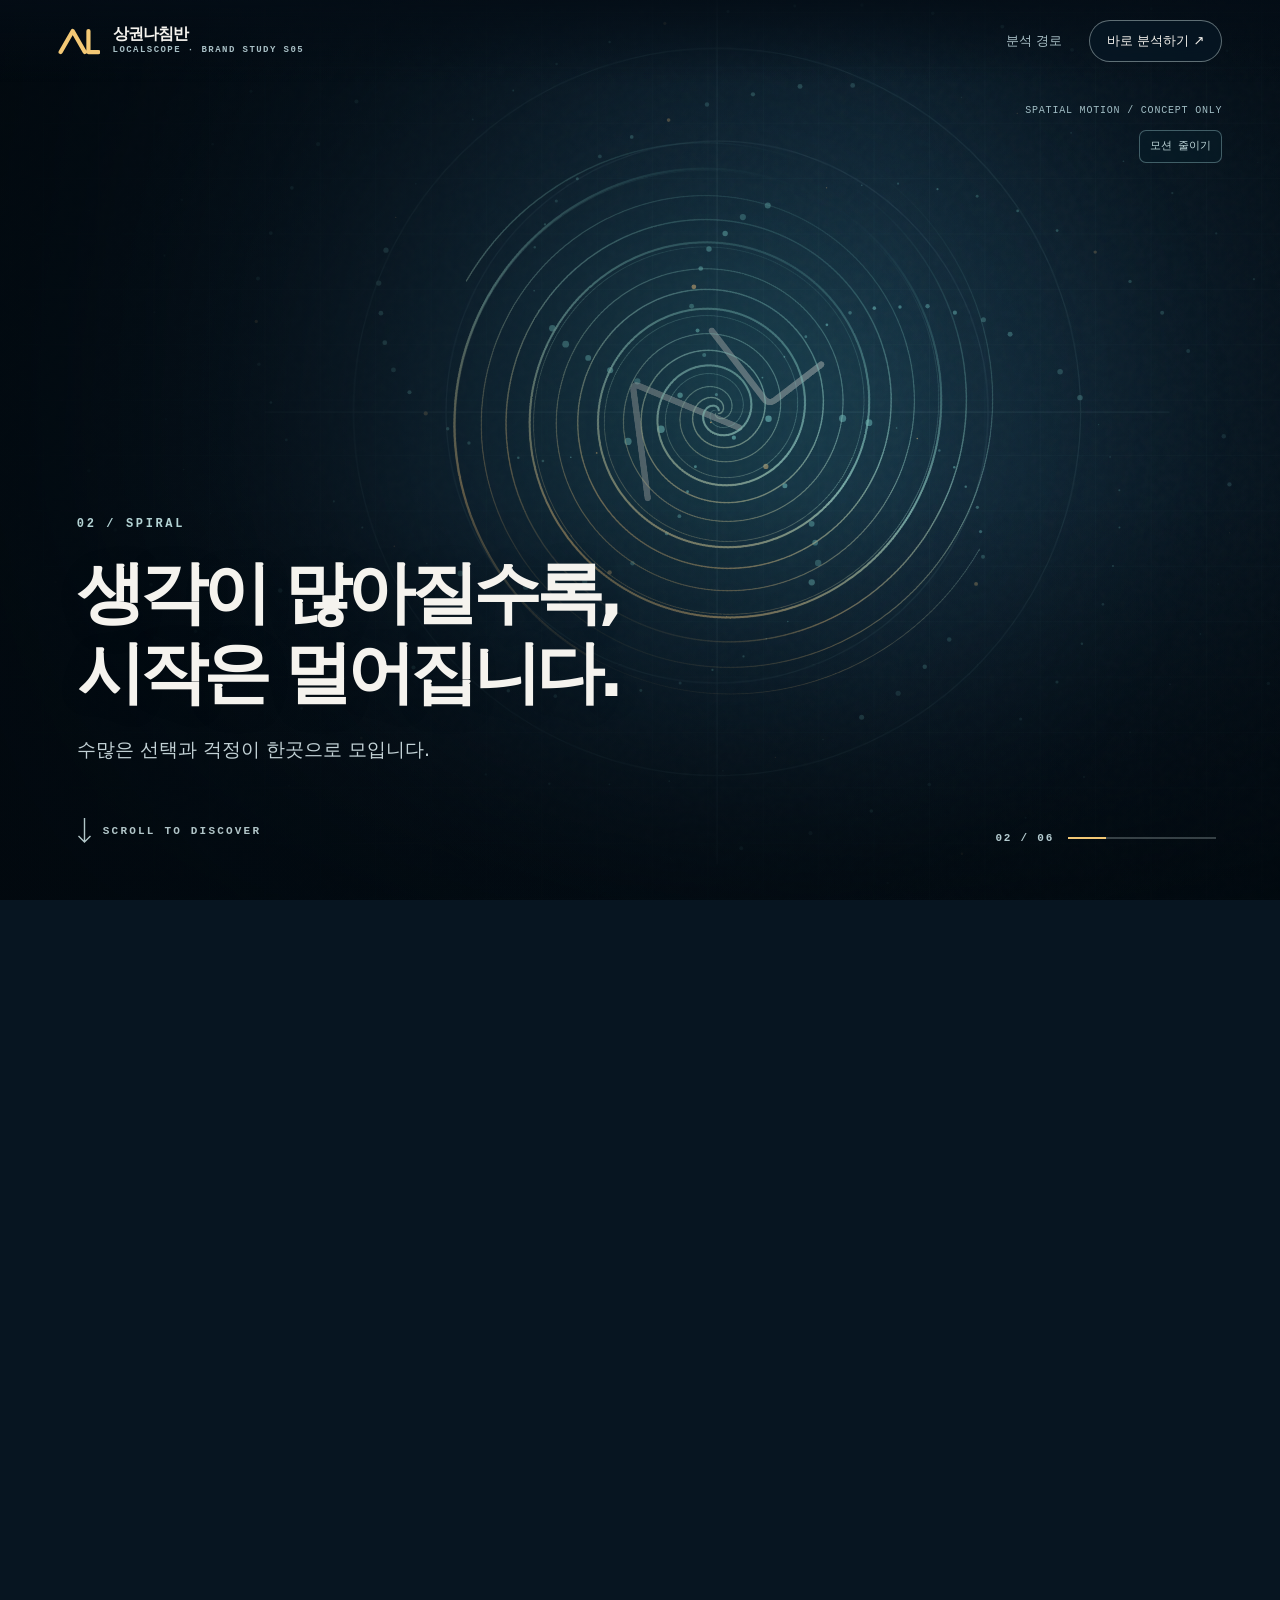
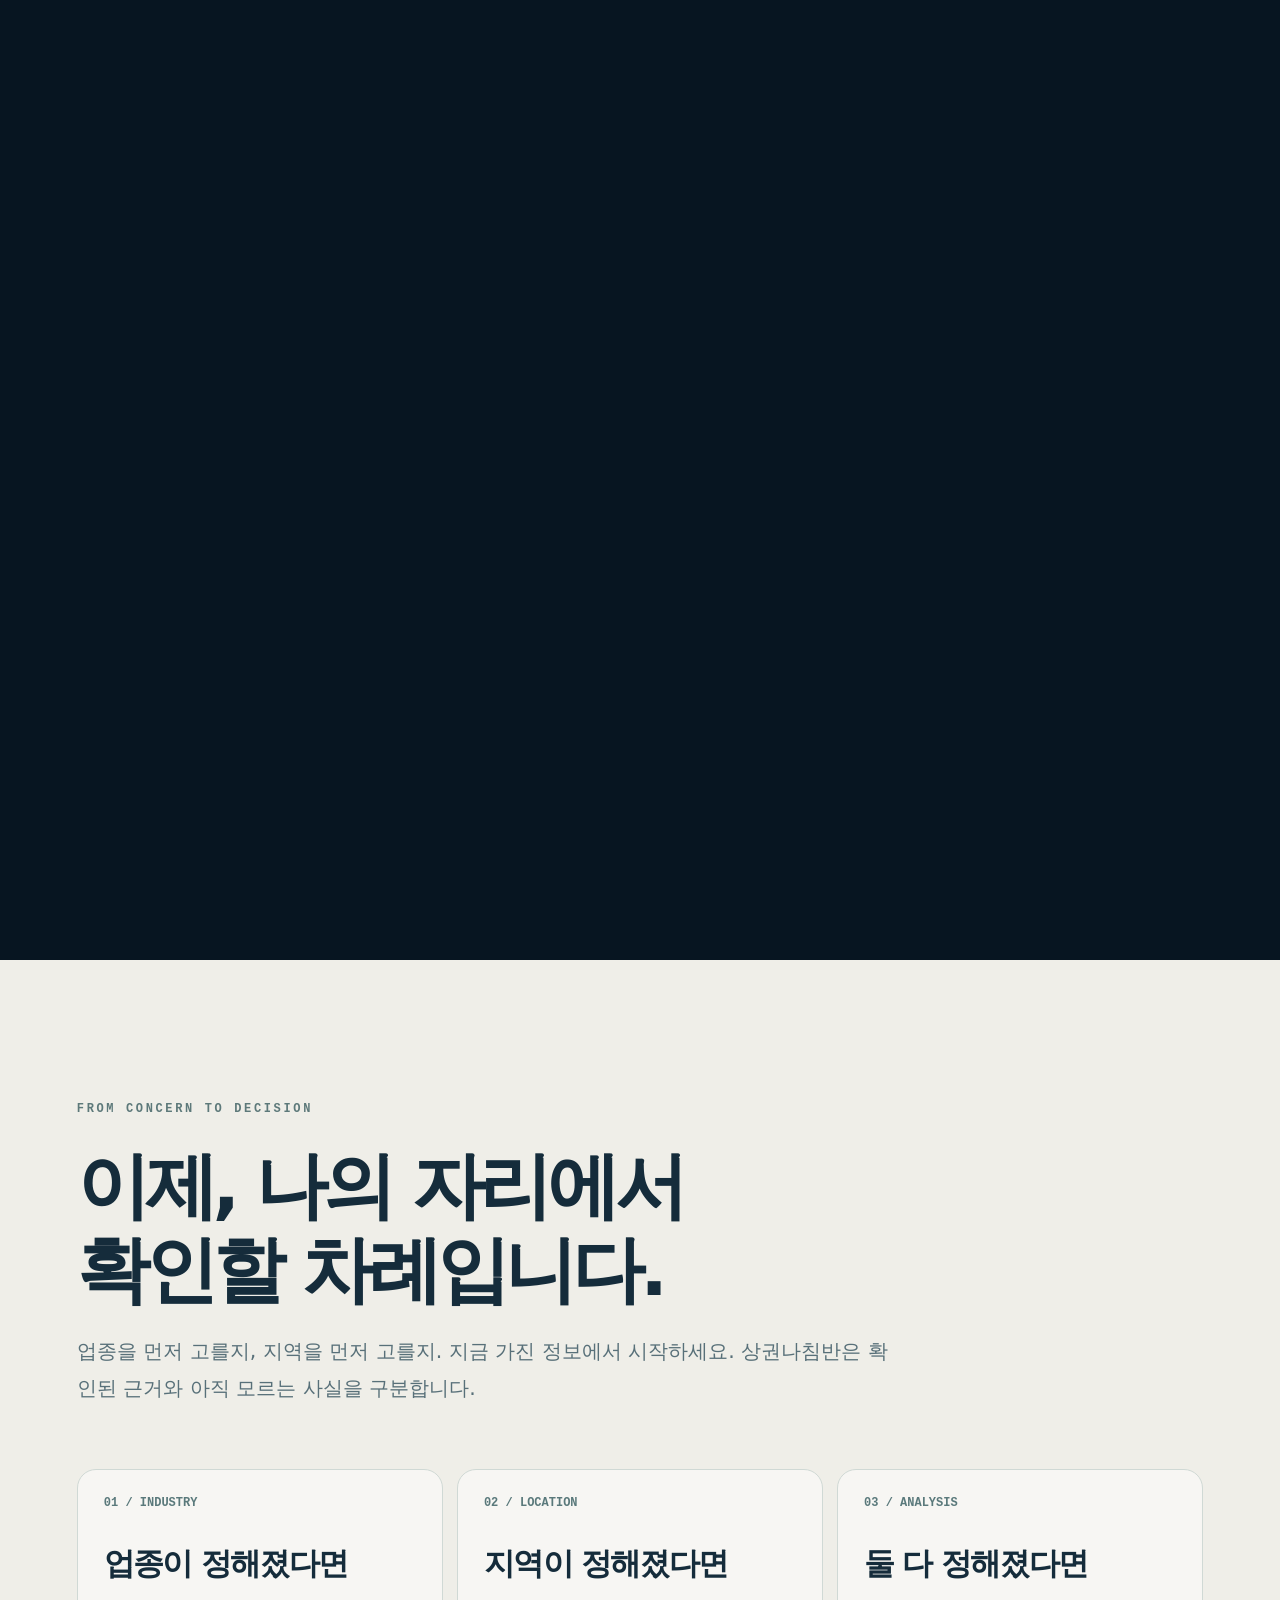
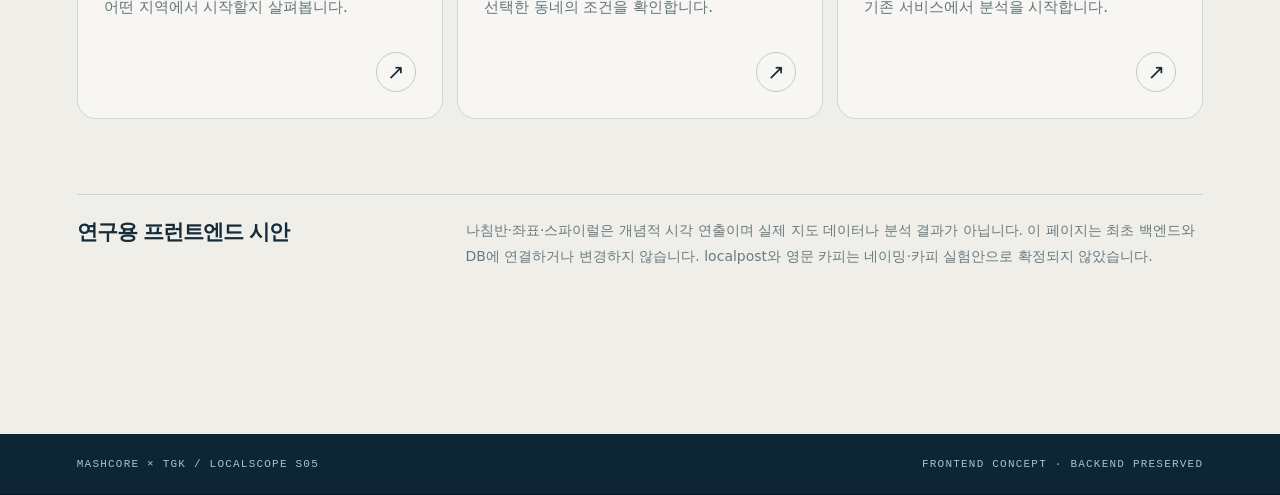
<file: frontend_patch/frontend/public/ux-s05/index.html>
<!doctype html>
<html lang="ko">
<head>
  <meta charset="utf-8">
  <meta name="viewport" content="width=device-width, initial-scale=1, viewport-fit=cover">
  <meta name="theme-color" content="#071521">
  <meta name="description" content="ㅅㄴ에서 시작해 하나의 질문과 나침반으로 이어지는 상권나침반 시네마틱 랜딩 시안">
  <title>상권나침반 — Spiral to Compass / S05</title>
  <link rel="stylesheet" href="./style.css">
  <script src="./motion.js" defer></script>
</head>
<body>
<a class="skip-link" href="#pathways">시네마틱 건너뛰고 분석 방법 보기</a>
<header class="topbar" aria-label="상권나침반 미리보기 탐색">
  <a href="#intro" class="brand" aria-label="상권나침반, 맨 처음으로">
    <span class="brand-mark" aria-hidden="true"><svg width="42" height="36" viewBox="0 0 80 60" fill="none"><path d="M5 51 28 11 51 51 M58 11V51H77" stroke="currentColor" stroke-width="8" stroke-linecap="round" stroke-linejoin="round"/></svg></span>
    <span>상권나침반<small>LOCALSCOPE · BRAND STUDY S05</small></span>
  </a>
  <nav class="navigation" aria-label="페이지 이동">
    <a class="nav-text" href="#pathways">분석 경로</a>
    <a href="/analyze" class="nav-cta" id="header-analyze">바로 분석하기 <span aria-hidden="true">↗</span></a>
  </nav>
</header>
<main>
  <section id="intro" class="cinema" aria-label="ㅅㄴ, 스파이럴, 질문, 나침반으로 이어지는 스크롤 장면">
    <div class="cinema-stage" id="cinema-stage">
      <div class="spatial-grid" aria-hidden="true"></div>
      <div class="glow-halo" aria-hidden="true"></div>
      <canvas id="vortex" aria-hidden="true"></canvas>
      <div class="grain" aria-hidden="true"></div>
      <div class="world" id="world" aria-hidden="true">
        <svg id="diagram" xmlns="http://www.w3.org/2000/svg" viewBox="0 0 1000 1000" role="presentation">
          <defs>
            <radialGradient id="point-aura"><stop offset="0" stop-color="#F8D18A" stop-opacity=".65"/><stop offset="1" stop-color="#F8D18A" stop-opacity="0"/></radialGradient>
            <linearGradient id="spiral-ink"><stop offset="0" stop-color="#6ED1CC" stop-opacity="0"/><stop offset=".48" stop-color="#9DD9D0" stop-opacity=".9"/><stop offset=".82" stop-color="#F5D08B" stop-opacity=".8"/><stop offset="1" stop-color="#F8D18A" stop-opacity=".18"/></linearGradient>
          </defs>
          <g class="coordinate-hint"><circle cx="500" cy="500" r="290"/><circle cx="500" cy="500" r="389"/><path d="M500 16V984 M16 500H984"/></g>
          <g class="sn-glyph" id="sn-glyph">
            <path d="M244 562 L373 339 Q382 323 391 339 L519 562"/>
            <path d="M608 339 L608 543 Q608 562 629 562 L766 562"/>
          </g>
          <g id="spiral-field" class="spiral-field"></g>
          <g id="point-stage" class="point-stage">
            <circle class="point-halo" cx="500" cy="500" r="145" fill="url(#point-aura)" />
            <circle class="point-orbit" cx="500" cy="500" r="72" />
            <circle class="central-dot" cx="500" cy="500" r="9" />
          </g>
          <g class="compass" id="compass">
            <circle class="compass-outer" cx="500" cy="500" r="300" />
            <circle class="compass-inner" cx="500" cy="500" r="244" />
            <circle class="compass-inner" cx="500" cy="500" r="155" />
            <path class="compass-ticks" d="M500 171V208 M500 792V829 M171 500H208 M792 500H829" />
            <path class="compass-ticks secondary" d="M283 283L308 308 M692 692L717 717 M283 717L308 692 M692 308L717 283" />
            <path class="compass-needle-a" d="M500 288L548 508L500 485L452 508Z" />
            <path class="compass-needle-b" d="M500 712L548 492L500 515L452 492Z" />
            <circle class="compass-pivot" cx="500" cy="500" r="17" />
            <circle class="compass-pivot-core" cx="500" cy="500" r="7" />
            <text x="500" y="139" text-anchor="middle">N</text><text x="500" y="882" text-anchor="middle">S</text>
            <text x="131" y="507" text-anchor="middle">W</text><text x="868" y="507" text-anchor="middle">E</text>
          </g>
        </svg>
      </div>
      <div class="quiet-flash" id="quiet-flash" aria-hidden="true"></div>
      <div class="screen-veil" aria-hidden="true"></div>
      <div class="narration" aria-live="off">
        <article class="chapter active" data-chapter="0" aria-hidden="false">
          <div class="eyebrow">01 / IDENTITY</div>
          <h1>ㅅ과 ㄴ.<br>여기서 시작합니다.</h1>
          <p>두 글자 사이에, 하나의 방향을 그립니다.</p>
        </article>
        <article class="chapter" data-chapter="1" aria-hidden="true">
          <div class="eyebrow">02 / SPIRAL</div>
          <h2>생각이 많아질수록,<br>시작은 멀어집니다.</h2>
          <p>수많은 선택과 걱정이 한곳으로 모입니다.</p>
        </article>
        <article class="chapter chapter-question" data-chapter="2" aria-hidden="true">
          <div class="eyebrow">03 / THE QUESTION</div>
          <h2>어디서부터<br>사업을 시작해야 하지?</h2>
          <p>누구나 한 번쯤 마주하는 질문입니다.</p>
        </article>
        <article class="chapter chapter-quiet" data-chapter="3" aria-hidden="true">
          <div class="eyebrow">04 / ONE POINT</div>
          <h2>작은 점 하나.</h2>
          <p>이제 그 자리에서 다시 시작합니다.</p>
        </article>
        <article class="chapter" data-chapter="4" aria-hidden="true">
          <div class="eyebrow">05 / THE COMPASS</div>
          <h2>그 점에서,<br>방향이 열립니다.</h2>
          <p>복잡한 단서 사이에서 판단의 기준을 찾습니다.</p>
        </article>
        <article class="chapter chapter-final" data-chapter="5" aria-hidden="true">
          <div class="eyebrow">06 / LOCALSCOPE</div>
          <p class="wordplay">Com<span>(e)</span>pass your concerns.</p>
          <h2>상권나침반.</h2>
          <p class="brand-translation">숫자는 누구나 봅니다.<br>상권나침반은 판정합니다.</p>
          <div class="actions">
            <a href="/analyze" class="button primary" id="main-analyze">내 자리 분석하기 <span aria-hidden="true">↗</span></a>
            <a href="#pathways" class="button ghost">분석 방법 보기 <span aria-hidden="true">↓</span></a>
          </div>
          <p class="naming-study"><span>localpost</span> / naming study · LOCALSCOPE 공식 명칭 유지</p>
        </article>
      </div>
      <div class="side-note"><span>SPATIAL MOTION / CONCEPT ONLY</span><button id="motion-toggle" type="button" aria-pressed="false">모션 줄이기</button></div>
      <div class="progress-indicator"><span id="scene-number">01 / 06</span><span class="progress-track"><span id="scroll-progress"></span></span></div>
      <a class="scroll-cue" href="#pathways" aria-label="스크롤하거나 분석 방법으로 이동하기"><svg width="15" height="28" viewBox="0 0 15 28" fill="none" aria-hidden="true"><path d="M7.5 1V25 M1.5 19L7.5 25L13.5 19" stroke="currentColor" stroke-width="1.4"/></svg><span>SCROLL TO DISCOVER</span></a>
    </div>
  </section>
  <section class="pathways" id="pathways" aria-labelledby="pathways-title">
    <div class="pathways-inner">
      <div class="section-overline">FROM CONCERN TO DECISION</div>
      <h2 id="pathways-title">이제, 나의 자리에서<br>확인할 차례입니다.</h2>
      <p class="section-lead">업종을 먼저 고를지, 지역을 먼저 고를지. 지금 가진 정보에서 시작하세요. 상권나침반은 확인된 근거와 아직 모르는 사실을 구분합니다.</p>
      <div class="choices">
        <a class="choice" href="/explore"><span class="choice-no">01 / INDUSTRY</span><div><h3>업종이 정해졌다면</h3><p>어떤 지역에서 시작할지 살펴봅니다.</p></div><span class="choice-arrow" aria-hidden="true">↗</span></a>
        <a class="choice" href="/place"><span class="choice-no">02 / LOCATION</span><div><h3>지역이 정해졌다면</h3><p>선택한 동네의 조건을 확인합니다.</p></div><span class="choice-arrow" aria-hidden="true">↗</span></a>
        <a class="choice" href="/analyze"><span class="choice-no">03 / ANALYSIS</span><div><h3>둘 다 정해졌다면</h3><p>기존 서비스에서 분석을 시작합니다.</p></div><span class="choice-arrow" aria-hidden="true">↗</span></a>
      </div>
      <div class="disclaimer"><strong>연구용 프런트엔드 시안</strong><p>나침반·좌표·스파이럴은 개념적 시각 연출이며 실제 지도 데이터나 분석 결과가 아닙니다. 이 페이지는 최초 백엔드와 DB에 연결하거나 변경하지 않습니다. localpost와 영문 카피는 네이밍·카피 실험안으로 확정되지 않았습니다.</p></div>
    </div>
  </section>
</main>
<footer><span>MASHCORE × TGK / LOCALSCOPE S05</span><span>FRONTEND CONCEPT · BACKEND PRESERVED</span></footer>
</body>
</html>
</file>
<file: r14-saas-type.css>
/* LocalScope R14 — Natural Korean × SaaS reading system.
   Frontend presentation only. Baseline motion, route contracts, backend and payments untouched. */
:root {
  --ls14-ink:#153d3a;
  --ls14-muted:#48665d;
  --ls14-deep:#0c2730;
  --ls14-forest:#194b45;
  --ls14-teal:#1c7868;
  --ls14-surface:#f4f7f4;
  --ls14-surface-soft:#e7f0e9;
  --ls14-surface-high:#fffefa;
  --ls14-line:#ccdcd1;
  --ls14-highlight:#e7cb96;
}
body.page-home,
body.page-weekly {
  -webkit-font-smoothing:antialiased;
  text-rendering:optimizeLegibility;
  color:var(--ls14-ink);
  font-family:Pretendard,"Apple SD Gothic Neo","Noto Sans KR","Malgun Gothic",system-ui,sans-serif;
}
body.page-home h1,
body.page-home h2,
body.page-home h3,
body.page-weekly h1,
body.page-weekly h2,
body.page-weekly h3 {
  word-break:keep-all;
  overflow-wrap:break-word;
  text-wrap:balance;
}
body.page-home a,
body.page-weekly a,
body.page-home button,
body.page-weekly button {
  -webkit-tap-highlight-color:transparent;
}
body.page-home :focus-visible,
body.page-weekly :focus-visible {
  outline:3px solid #cf985b;
  outline-offset:4px;
}

/* Hero: retain the right-cropped red north, reduce the brown/magenta haze.
   Green appears as a transition to clarity, not as a second competing accent. */
body.page-home .hero-stage {
  background:
    radial-gradient(ellipse at 84% 39%,rgba(116,51,65,.72),transparent 44%),
    radial-gradient(ellipse at 60% 45%,rgba(25,58,62,.42),transparent 56%),
    linear-gradient(115deg,#081c28 9%,#0e2831 65%,#162c32 100%);
}
body.page-home .hero-stage::before {
  background:
    radial-gradient(ellipse at 83% 42%,rgba(64,133,112,.22),transparent 52%),
    linear-gradient(135deg,#103039,#174d46 54%,#0b373a 100%);
}
body.page-home .title {
  font-weight:400;
  letter-spacing:-.065em;
  line-height:1.17;
  max-width:730px;
  color:#f6f7f2;
  text-wrap:balance;
}
body.page-home .title strong {font-weight:790;color:#fffefa}
body.page-home .subtitle {
  max-width:510px;
  color:#d0dfd9;
  font-size:clamp(15px,1.05vw,18px);
  line-height:1.72;
  word-break:keep-all;
}
body.page-home .nav a:not(.nav-action) {color:#d9e6df;font-size:14px}
body.page-home .brand small {font-size:12px;color:#b7d0c5}
body.page-home .btn-tertiary {font-size:13px;color:#d0dfdb;line-height:1.6;min-height:35px;display:inline-flex;align-items:center}
body.page-home .btn-tertiary:hover {color:white}
body.page-home .btn-secondary{border-bottom-color:rgba(215,236,222,.5);font-weight:670}
body.page-home .btn-primary,
body.page-home .nav-action {
  background:#f4f6ee;
  color:#17473f;
  box-shadow:0 8px 26px rgba(3,12,18,.11);
}
body.page-home .btn-primary:hover,
body.page-home .nav-action:hover {background:white}
body.page-home .scroll-note{color:#d1e1d9;font-size:13px}
body.page-home .scene-overlay .eyebrow {
  color:#f0cd95;
  font-size:12px;
  letter-spacing:.095em;
}
body.page-home .scene-overlay h2 {
  color:#f2f7ef;
  font-weight:410;
  line-height:1.16;
}
body.page-home .scene-overlay h2 strong {color:#e4f1e8;font-weight:780}
body.page-home .scene-overlay p {color:#d5e4dc;line-height:1.75;font-size:clamp(14px,1.05vw,17px)}
body.page-home .scene-overlay .btn {background:#f4e7cc;color:#1c493d}

/* Data-first SaaS surfaces: warmer-white cards, visibly nested panels,
   controlled elevation and dark headers for readability. */
body.page-home .main-content {
  background:
    radial-gradient(ellipse at 89% 8%,rgba(77,137,114,.15),transparent 42%),
    linear-gradient(150deg,#e7f1ea 0%,#f4f7f4 55%,#fbfaf6 100%);
}
body.page-home .main-content:before {opacity:.13}
body.page-home .kicker {color:#355f53;letter-spacing:.105em;font-size:12px}
body.page-home .kicker::before {background:#518a74}
body.page-home .section-title {
  font-weight:530;
  line-height:1.23;
  letter-spacing:-.06em;
  color:#153b37;
}
body.page-home .section-title em {color:#176f5e;font-weight:760}
body.page-home .lead {color:#45695f;line-height:1.81;font-size:clamp(15px,1.1vw,18px)}
body.page-home .pathways h3 {color:#173d38}
body.page-home .path {
  background:rgba(255,255,252,.94);
  border-color:#d1dfd5;
  box-shadow:0 8px 23px rgba(23,64,50,.06);
}
body.page-home .path:first-child {
  background:linear-gradient(160deg,#1e5a50,#16433f);
  border-color:#1d554c;
  color:#f8fbf5;
  box-shadow:0 15px 34px rgba(24,72,56,.16);
}
body.page-home .path:not(:first-child) strong {color:#1a4b42}
body.page-home .path p {color:#4b6a5f;font-size:14px;line-height:1.75}
body.page-home .path:first-child p {color:#d8eee1}
body.page-home .path .path-num {color:#456f5d}
body.page-home .path:first-child .path-num {color:#d9e9d9}
body.page-home .path-limit {color:#4e6c60;font-size:13px;line-height:1.75}
body.page-home .card {
  background:rgba(255,255,253,.9);
  border:1px solid #d4e1d6;
  box-shadow:0 11px 32px rgba(28,74,54,.055);
}
body.page-home .card .index {color:#4d7763}
body.page-home .card h3 {color:#1b4840}
body.page-home .card p {color:#4d6c60;font-size:14px;line-height:1.78}
body.page-home .demo-label {
  color:#6c5236;
  background:#f6eddf;
  border-left-color:#b18b55;
  font-size:13px;
  line-height:1.75;
}
body.page-home .route {
  background:
    radial-gradient(circle at 92% 13%,rgba(141,188,157,.19),transparent 38%),
    linear-gradient(125deg,#164b43,#0f3536);
  box-shadow:0 18px 46px rgba(14,52,41,.13);
}
body.page-home .route h3{color:#fffefa}
body.page-home .route p{color:#d4e6da;font-size:15px;line-height:1.8}
body.page-home .route .kicker {color:#c7e1d0}
body.page-home .footer {background:#102f32;color:#d1e1d8;line-height:1.7}

/* Weekly proposal room — make the pricing interface visually related to the
   landing, but distinctly a non-transactional prototype. */
body.page-weekly {
  --ink:#173d39;
  --ink2:#355a50;
  --deep:#102f33;
  --deep2:#1a4e47;
  --moss:#467a65;
  --paper:#f4f7f4;
  --line:#d1ded3;
  --muted:#4c6a5f;
  background:var(--paper);
}
body.page-weekly .hero {
  background:
    radial-gradient(circle at 82% 20%,rgba(116,166,140,.2),transparent 37%),
    linear-gradient(130deg,#103039,#174942 62%,#123238);
  border-color:#37695e;
  box-shadow:0 16px 48px rgba(25,71,57,.13);
}
body.page-weekly .hero h1 {color:#f8faf3;font-weight:510;line-height:1.19}
body.page-weekly .hero h1 em{color:#f2d7a4}
body.page-weekly .hero p{color:#d5e6da;font-size:15px;line-height:1.75}
body.page-weekly .top-note{color:#50685f;font-size:12px}
body.page-weekly .steps .step{
  min-height:78px;
  border-color:#c9dacc;
  background:#fcfef9;
}
body.page-weekly .steps .step[aria-current=step]{
  background:#e4f0e7;
  border-color:#39806a;
}
body.page-weekly .steps .step strong {font-size:14px;color:#224d42}
body.page-weekly .steps .step small {font-size:12px;color:#506f62}
body.page-weekly .headline h2 {color:#173e38;font-weight:600;line-height:1.22;letter-spacing:-.057em}
body.page-weekly .headline p{color:#4c6e60;font-size:15px;line-height:1.8}
body.page-weekly .eyebrow {color:#356d5b;letter-spacing:.09em;font-size:12px}
body.page-weekly .questions,
body.page-weekly .receipt,
body.page-weekly .price,
body.page-weekly .plan-splash {
  border-color:#d2e0d5;
  box-shadow:0 10px 28px rgba(19,73,53,.045);
}
body.page-weekly .choice {
  color:#315a4d;
  background:#fffefa;
  border-color:#cfddd2;
  font-size:15px;
  line-height:1.62;
  word-break:keep-all;
}
body.page-weekly .choice[aria-pressed=true]{
  background:#e3f0e8;
  border-color:#378069;
  color:#184d3e;
}
body.page-weekly .q-title h3{color:#214b40;letter-spacing:-.025em}
body.page-weekly .q-title p{font-size:13px;color:#526f60}
body.page-weekly .canvas {
  background:
    radial-gradient(circle at 92% 8%,rgba(96,158,130,.2),transparent 43%),
    linear-gradient(145deg,#164c43,#102f34);
}
body.page-weekly .canvas h3{color:#f5f9f2}
body.page-weekly .canvas p {color:#d2e3d9;font-size:14px}
body.page-weekly .canvas-line {color:#e2ede5;font-size:14px}
body.page-weekly .canvas .statusline {color:#d1e2d5;font-size:13px}
body.page-weekly .price.current{
  border-color:#2f8066;
  background:#fcfef9;
  box-shadow:0 13px 32px rgba(25,87,60,.12);
}
body.page-weekly .price h3{color:#234f43}
body.page-weekly .price p,
body.page-weekly .price li{color:#4c6b5e;font-size:14px}
body.page-weekly .price .subtitle,
body.page-weekly .plan-tag{color:#3c6d5b}
body.page-weekly .plan-splash{background:#e8f1e8}
body.page-weekly .terms{color:#4e6c60;font-size:13px}
body.page-weekly .receipt p{color:#506e61;font-size:14px}
body.page-weekly .receipt-row span{color:#45695a}
body.page-weekly .receipt-row strong{color:#234f42}
body.page-weekly .closing{
  background:
    radial-gradient(circle at 87% 9%,rgba(108,169,131,.22),transparent 43%),
    linear-gradient(135deg,#16463e,#103038);
}
body.page-weekly .closing p{color:#d4e7db;font-size:14px}
body.page-weekly .hint,
body.page-weekly .research-note{color:#4b6a5d;font-size:13px}
body.page-weekly .end{color:#4f6a5e}
@media(max-width:700px) {
  body.page-home .title {font-size:clamp(41px,9.7vw,56px);line-height:1.19}
  body.page-home .subtitle {font-size:15px;max-width:340px}
  body.page-home .scene-overlay h2 {font-size:clamp(35px,8.8vw,49px)}
  body.page-home .scene-overlay p {font-size:14px}
  body.page-home .path{min-height:0}
  body.page-home .card p{font-size:14px}
  body.page-weekly .headline p{font-size:14px}
  body.page-weekly .q-title p{font-size:13px}
  body.page-weekly .price p,body.page-weekly .price li{font-size:14px}
}
@media(prefers-reduced-motion:reduce){
  body.page-home .path,
  body.page-weekly .steps .step{transition:none}
}

/* Small-height mobile: protect H1 and primary CTA from the compass artwork. */
@media(max-width:700px) and (max-height:680px){
  body.page-home .title{font-size:clamp(35px,10vw,39px);line-height:1.17}
  body.page-home .subtitle{font-size:14px;line-height:1.64;max-width:305px}
  body.page-home .scene-overlay h2{font-size:clamp(31px,8vw,37px)}
  body.page-home .compass-viewport{opacity:.86}
}
</file>
<file: r15-first-answer.css>
/* R15 extends the R14 palette. R13 compass, timing and scroll geometry stay intact. */
body.page-home .official-entry-note { color:#d0dfd9; font-size:12px; margin:-6px 0 0; line-height:1.6; }
body.page-home .actions { max-width:430px; gap:12px; }
body.page-home .btn-secondary { min-width:260px; }
body.page-home .scroll-note:focus-visible { opacity:1; background:var(--ls14-deep); }
body.page-home .content:focus-within { opacity:1; }
body.page-home .sr-only { position:absolute; width:1px; height:1px; padding:0; margin:-1px; overflow:hidden; clip-path:inset(50%); white-space:nowrap; }
body.page-home ::selection { color:#fffefa; background:#194b45; }
body.page-home .r15-content { padding-top:80px; padding-bottom:0; }
.r15-content section[id] { scroll-margin-top:28px; }
.r15-content p { word-break:keep-all; overflow-wrap:anywhere; }
body.page-home .r15-content .section-title { font-size:clamp(32px,3.5vw,50px); letter-spacing:-.04em; }
.case-label { margin:20px 0 28px; color:var(--ls14-muted); font-size:14px; }
.case-label strong { font-weight:650; }
.case-report { background:var(--ls14-surface-high); border:1px solid var(--ls14-line); border-radius:16px; overflow:hidden; }
.case-header { display:flex; flex-wrap:wrap; align-items:center; justify-content:space-between; gap:16px; padding:25px 32px; border-bottom:1px solid var(--ls14-line); }
.case-header h3 { margin:0; font-size:23px; letter-spacing:-.03em; }
.case-header h3 span { font-size:18px; font-weight:500; }
.case-verdict { display:flex; align-items:center; gap:14px; color:#75502f; font-size:13px; }
.case-verdict strong { padding:5px 15px; background:#f4e8d8; color:#774b24; border-radius:8px; font-size:20px; }
.case-body { display:grid; grid-template-columns:1fr 1fr; }
.case-reading, .case-evidence { padding:32px; margin:0; }
.case-reading h4, .case-next h4 { margin:0 0 12px; font-size:16px; font-weight:720; }
.case-reading .case-belief { font-size:clamp(25px,2.3vw,34px); line-height:1.4; letter-spacing:-.035em; color:var(--ls14-ink); margin:0 0 32px; font-weight:550; }
.case-reading p, .case-evidence p, .case-next p { font-size:15px; line-height:1.85; color:var(--ls14-muted); margin:0; }
.case-evidence { border-left:1px solid var(--ls14-line); background:#f3f7f2; }
.case-evidence figcaption { font-weight:720; font-size:16px; }
.case-comparison { margin:22px 0; display:grid; gap:18px; }
.case-comparison > div { display:grid; grid-template-columns:72px 1fr; gap:14px; align-items:center; }
.case-comparison dt { font-size:14px; }
.case-comparison dd { margin:0; }
.case-comparison strong { display:block; font-size:29px; line-height:1.1; font-variant-numeric:tabular-nums; color:var(--ls14-ink); }
.case-comparison strong span { font-size:16px; margin-left:2px; }
.comparison-track { display:block; height:8px; background:#dce7de; margin-top:10px; }
.comparison-track > span { display:block; height:100%; }
.comparison-local { width:12.069%; background:#865a38; }
.comparison-national { width:100%; background:var(--ls14-teal); }
.source-link { color:#175e50; text-underline-offset:4px; text-decoration-thickness:1px; font-size:14px; display:inline-block; padding-block:10px; }
.source-link:hover { color:#0d3d33; text-decoration-thickness:2px; }
.case-evidence .source-link { margin-top:8px; }
.case-evidence .case-source-date { font-size:12px; line-height:1.8; margin-top:4px; }
.case-next { border-top:1px solid var(--ls14-line); display:grid; grid-template-columns:1fr 1fr; gap:32px; padding:26px 32px; }
.r15-details { border-bottom:1px solid var(--ls14-line); padding:16px 0; font-size:15px; line-height:1.8; color:var(--ls14-muted); }
.r15-details summary { padding:8px 0; cursor:pointer; color:var(--ls14-ink); font-weight:650; }
.r15-details p { max-width:76ch; margin:12px 0; }
body.page-home .r15-content .pathways { margin:100px 0; }
body.page-home .r15-content .path { min-height:178px; }
body.page-home .r15-content .path strong { letter-spacing:-.035em; }
body.page-home .r15-content .path:not(:first-child) { color:var(--ls14-ink); }
.verdict-guide { padding:42px 0; border-top:1px solid #bccfc3; border-bottom:1px solid #bccfc3; }
.guide-intro { display:grid; grid-template-columns:1fr 1fr; gap:45px; align-items:start; }
.guide-intro h2 { font-size:clamp(26px,2.5vw,34px); line-height:1.4; letter-spacing:-.035em; margin:0; }
.guide-intro p { margin:0; color:var(--ls14-muted); line-height:1.85; font-size:16px; }
.reading-order { display:grid; grid-template-columns:repeat(3,minmax(0,1fr)); gap:32px; padding:0; margin:35px 0 20px; list-style:none; counter-reset:reading; }
.reading-order li { counter-increment:reading; border-top:1px solid var(--ls14-line); padding-top:20px; }
.reading-order li::before { content:counter(reading,decimal-leading-zero); color:var(--ls14-teal); font-size:14px; font-weight:700; }
.reading-order h3 { font-size:17px; margin:12px 0 8px; letter-spacing:-.025em; }
.reading-order p { font-size:15px; color:var(--ls14-muted); line-height:1.8; margin:0; }
.result-spec { border-bottom:0; }
.result-spec li { margin-bottom:8px; }
.integration-states { display:grid; gap:14px; margin:24px 0 0; }
.integration-states > div { display:grid; grid-template-columns:120px 1fr; gap:16px; }
.integration-states dt { font-weight:700; color:var(--ls14-ink); }
.integration-states dd { margin:0; }
.optional-depth { margin:100px 0 72px; }
.access-options { display:grid; grid-template-columns:repeat(3,minmax(0,1fr)); border-block:1px solid #bccfc3; }
.access-options article { padding:26px; }
.access-options article:first-child { padding-left:0; }
.access-options article + article { border-left:1px solid var(--ls14-line); }
.access-options h3 { font-size:21px; margin:0 0 16px; }
.access-options .access-price { font-size:27px; font-weight:750; color:var(--ls14-ink); margin:0 0 20px; line-height:1.5; font-variant-numeric:tabular-nums; }
.access-price small { display:block; font-size:13px; font-weight:500; }
.access-options p, .access-options li { font-size:15px; line-height:1.8; color:var(--ls14-muted); }
.access-options ul { padding-left:20px; margin-bottom:0; }
.access-options .access-note { font-size:13px; }
.pricing-source { font-size:13px; color:var(--ls14-muted); margin:18px 0; }
.depth-actions { display:flex; align-items:center; flex-wrap:wrap; gap:12px 26px; }
.r15-free-link { display:inline-flex; align-items:center; gap:20px; padding:14px 20px; color:#fffefa; background:var(--ls14-forest); text-decoration:none; font-size:15px; font-weight:700; border-radius:8px; }
.r15-free-link:hover { background:#123c37; }
.weekly-experiment { padding:32px 0 42px; display:flex; justify-content:space-between; align-items:center; gap:36px; border-top:1px solid var(--ls14-line); }
.weekly-experiment h2 { font-size:22px; line-height:1.45; letter-spacing:-.03em; margin:0 0 12px; }
.weekly-experiment p { margin:0; max-width:65ch; font-size:14px; color:var(--ls14-muted); }
.experiment-link { color:var(--ls14-ink); flex-shrink:0; padding:12px 0; text-underline-offset:5px; font-weight:650; }
.experiment-link span { display:block; font-size:12px; font-weight:500; margin-top:6px; }
/* Contrast repairs for the existing price experiment; its flow and prices are unchanged. */
body.page-weekly .brand small { color:var(--ls14-muted); font-size:12px; }
body.page-weekly .step .num { color:#456f5d; }
body.page-weekly .plan-splash p,
body.page-weekly .price .amount small { color:var(--ls14-muted); }
@media(max-width:380px) {
  body.page-home .compass-viewport { top:82%; width:86vw; }
}
@media(max-width:900px) {
  .case-reading, .case-evidence { padding:24px; }
  .case-header { padding:22px 24px; }
  .case-next { gap:24px; padding:24px; }
  .access-options article { padding:24px 18px; }
  .access-options .access-price { font-size:24px; }
  .reading-order { gap:20px; }
}
@media(max-width:700px) {
  body.page-home .actions { gap:8px; }
  body.page-home .official-entry-note { margin:0; font-size:11px; }
  body.page-home .r15-content { padding-top:56px; }
  .case-label { font-size:13px; }
  .case-header { align-items:flex-start; }
  .case-header h3 { font-size:21px; }
  .case-header h3 span { font-size:16px; }
  .case-body, .case-next, .guide-intro, .reading-order, .access-options { grid-template-columns:1fr; }
  .case-evidence { border-left:0; border-top:1px solid var(--ls14-line); }
  .case-reading .case-belief { margin-bottom:26px; }
  .case-next { gap:26px; }
  body.page-home .r15-content .pathways { margin:64px 0; }
  body.page-home .r15-content .path { min-height:144px; }
  .guide-intro { gap:20px; }
  .reading-order { margin-top:26px; gap:22px; }
  .integration-states > div { grid-template-columns:1fr; gap:4px; }
  .result-spec ol { padding-left:22px; }
  .optional-depth { margin:64px 0 48px; }
  .access-options article, .access-options article:first-child { padding:24px 0; }
  .access-options article + article { border-left:0; border-top:1px solid var(--ls14-line); }
  .access-options .access-price { font-size:27px; margin-bottom:12px; }
  .access-price small { display:inline; }
  .depth-actions { align-items:flex-start; flex-direction:column; gap:8px; }
  .weekly-experiment { flex-direction:column; align-items:flex-start; gap:14px; }
}
@media(max-width:700px) and (max-height:680px) {
  body.page-home .content { padding-top:12px; }
  body.page-home .title { margin-bottom:14px; }
  body.page-home .subtitle { margin-bottom:14px; }
  body.page-home .actions { gap:5px; }
  body.page-home .btn-secondary { padding-block:10px; }
  body.page-home .compass-viewport { top:87%; width:70vw; }
}
@media(prefers-reduced-motion:reduce) {
  body.page-home #cinema-stage .content, body.page-home #cinema-stage .content * { visibility:visible; pointer-events:auto; }
  body.page-home .hero-stage .scroll-note { opacity:1; }
}
</file>
<file: staging/manduk-r15-20261118/site/r13-live.css>
/* LocalScope R13.3 — live cinematic restoration.
   Presentation layer only. S07/R10 motion originals stay untouched in repo. */
body.launch { background:#e5ece3; }
body.launch .hero {
  height:178svh;
  min-height:0;
  overflow:visible;
  background:none;
  isolation:auto;
}
body.launch .hero::before,
body.launch .hero::after { display:none; }
body.launch .hero-stage {
  --clarity:0;
  --text-exit:0;
  --text-enter:0;
  --compass-scale:1;
  --needle-angle:40deg;
  --dial-angle:0deg;
  --trail-strength:0;
  position:sticky;
  top:0;
  height:100svh;
  width:100%;
  overflow:hidden;
  isolation:isolate;
  background:
    radial-gradient(ellipse at 83% 39%,rgba(115,42,56,.82),transparent 47%),
    radial-gradient(ellipse at 55% 36%,rgba(31,27,41,.87),transparent 52%),
    linear-gradient(112deg,#081b24 8%,#101b26 58%,#251d28 100%);
}
body.launch .hero-stage::before {
  content:"";
  position:absolute;
  inset:0;
  z-index:0;
  pointer-events:none;
  opacity:var(--clarity);
  background:
    linear-gradient(to bottom,rgba(8,41,43,0) 36%,rgba(78,120,102,.1) 74%,rgba(182,207,185,.34) 100%),
    radial-gradient(ellipse at 84% 38%,#31685b 0,rgba(19,55,51,.88) 36%,rgba(9,35,41,.95) 72%),
    #0d2d34;
}
body.launch .hero-stage::after {
  content:"";
  position:absolute;
  inset:0;
  z-index:1;
  pointer-events:none;
  opacity:.13;
  background-image:radial-gradient(circle,rgba(241,249,235,.68) .54px,transparent .95px);
  background-size:43px 44px;
  mask-image:linear-gradient(100deg,transparent 34%,black);
}
body.launch .topbar,
body.launch .content,
body.launch .scroll-note { z-index:8; }
body.launch .compass-viewport {
  z-index:4;
  right:calc(-1 * clamp(64px,8vw,150px));
  top:51%;
  width:min(47.5vw,850px);
  transform:translateY(-50%) scale(var(--compass-scale));
  transform-origin:55% 50%;
  will-change:transform;
  opacity:1;
}
body.launch #marks,
body.launch .dial-guide,
body.launch .orbit-arc {
  transform:rotate(var(--dial-angle));
  transform-origin:300px 300px;
}
body.launch .needle-mover,
body.launch .motion-trail {
  transform:rotate(var(--needle-angle));
  transform-origin:300px 300px;
}
body.launch .needle-mover {
  animation:needle-calibrate 1.05s cubic-bezier(.22,.65,.23,1) both;
  filter:drop-shadow(0 2px 8px rgba(223,102,104,.18));
}
@keyframes needle-calibrate{
  0%{transform:rotate(5deg)}
  20%{transform:rotate(53deg)}
  46%{transform:rotate(33deg)}
  68%{transform:rotate(44deg)}
  86%{transform:rotate(38.5deg)}
  100%{transform:rotate(40deg)}
}
body.launch .motion-trail {
  opacity:var(--trail-strength);
  mix-blend-mode:screen;
  pointer-events:none;
}
body.launch .trail-1 {
  transform:rotate(calc(var(--needle-angle) - 11deg));
}
body.launch .trail-2 {
  transform:rotate(calc(var(--needle-angle) - 25deg));
  opacity:calc(var(--trail-strength) * .43);
}
body.launch .orbit-arc{
  stroke:#e2b689;
  stroke-opacity:calc(.22 + var(--trail-strength) * .6);
  fill:none;
  stroke-width:1.8;
  stroke-linecap:round;
}
body.launch .compass-viewport .dial {filter:drop-shadow(0 16px 34px rgba(0,0,0,.14));}
body.launch .motion-canvas {
  position:absolute;
  z-index:2;
  inset:0;
  width:100%;
  height:100%;
  pointer-events:none;
}
body.launch .content {
  opacity:calc(1 - var(--text-exit));
  transform:translateY(calc(var(--text-exit) * -17px));
  transition:none;
  will-change:opacity,transform;
}
body.launch .scene-overlay {
  position:absolute;
  z-index:8;
  top:50%;
  left:clamp(20px,3.2vw,68px);
  width:min(560px,47vw);
  transform:translateY(calc(-46% + (1 - var(--text-enter)) * 24px));
  opacity:var(--text-enter);
  pointer-events:none;
}
body.launch .scene-overlay h2 {
  font-size:clamp(41px,4.4vw,74px);
  line-height:1.15;
  letter-spacing:-.075em;
  font-weight:370;
  margin:18px 0 19px;
  word-break:keep-all;
}
body.launch .scene-overlay h2 strong{display:block;color:#d5e3d6;font-weight:790}
body.launch .scene-overlay .eyebrow{font-size:11px;letter-spacing:.18em;color:#dfb98f;font-weight:770}
body.launch .scene-overlay p{color:#cadcd5;font-size:15px;max-width:500px}
body.launch .scene-overlay .btn{
  margin-top:19px;
  color:#183f38;
  background:#f1e4c9;
  min-width:218px;
}
body.launch .scene-overlay .btn:hover{background:white}
body.launch .hero-stage[data-phase="clarity"] .scene-overlay,
body.launch .hero-stage[data-phase="clarity"] .scene-overlay *{pointer-events:auto}
body.launch .hero-stage[data-phase="clarity"] .content,
body.launch .hero-stage[data-phase="clarity"] .content *{pointer-events:none}
body.launch .hero-stage[data-phase="clarity"] .content *{visibility:hidden}
body.launch .scroll-note {opacity:calc(1 - var(--text-exit));}
body.launch .motion-anchor {position:absolute;left:0;top:48svh;width:1px;height:1px;pointer-events:none}
body.launch .motion-meter {
  position:absolute;
  z-index:9;
  right:clamp(23px,3vw,58px);
  bottom:31px;
  height:2px;
  width:92px;
  background:rgba(191,219,203,.22);
  overflow:hidden;
}
body.launch .motion-meter > span {
  display:block;
  width:100%;
  height:100%;
  background:#edcc95;
  transform-origin:left;
  transform:scaleX(var(--motion-progress,0));
}
body.launch .main-content {
  background:
    radial-gradient(ellipse at 100% 3%,rgba(75,137,101,.16),transparent 40%),
    linear-gradient(155deg,#e4ede4,#f5f3ea 60%);
}
body.launch .dot-transition{margin-top:-8px;margin-bottom:38px;}
body.launch .pathways { margin:46px 0 42px; }
body.launch .pathways h3{
  font-weight:640;
  font-size:clamp(23px,2.8vw,37px);
  line-height:1.34;
  letter-spacing:-.055em;
  margin:10px 0 19px;
}
body.launch .path-grid{display:grid;grid-template-columns:repeat(3,minmax(0,1fr));gap:12px}
body.launch .path{
  display:flex;
  position:relative;
  flex-direction:column;
  gap:10px;
  text-decoration:none;
  background:#fffefa;
  border:1px solid #d4e0d4;
  border-radius:16px;
  padding:25px 22px 27px;
  box-shadow:0 11px 28px rgba(27,70,50,.06);
  transition:background-color .2s ease,transform .2s ease,border-color .2s ease;
  min-height:206px;
}
body.launch .path:first-child{background:#194a43;color:#f9f8ee;border-color:#194a43}
body.launch .path:hover{transform:translateY(-3px);border-color:#739c86}
body.launch .path .path-num{font:24px Georgia,serif;color:#779a87}
body.launch .path:first-child .path-num{color:#abc7b8}
body.launch .path strong{font-size:22px;font-weight:730;letter-spacing:-.05em}
body.launch .path p{color:#5f7a70;font-size:13px;margin:0}
body.launch .path:first-child p{color:#c7ddd1}
body.launch .path .path-arrow{font-size:20px;margin-top:auto;align-self:flex-end}
body.launch .path-limit{font-size:12px;color:#72877a;margin:15px 0 0}
body.launch .footer{gap:14px;flex-wrap:wrap}
body.launch .footer a:focus-visible{outline-color:#f4d293}
@media(max-width:1060px){
  body.launch .compass-viewport{right:-13vw;width:59vw}
  body.launch .scene-overlay{width:min(470px,48vw)}
  body.launch .scene-overlay h2{font-size:clamp(36px,4.6vw,57px)}
}
@media(max-width:700px){
  body.launch .hero{height:172svh}
  body.launch .hero-stage{height:100svh;min-height:560px}
  body.launch .topbar{height:70px}
  body.launch .content{min-height:0;padding:clamp(20px,4.7vh,38px) 21px 12px}
  body.launch .title{font-size:clamp(38px,9.2vw,54px);max-width:390px}
  body.launch .subtitle{max-width:300px}
  body.launch .actions{gap:8px}
  body.launch .compass-viewport{
    position:absolute;
    top:73%;
    right:-11vw;
    width:min(87vw,420px);
    margin:0;
    transform:translateY(-50%) scale(var(--compass-scale));
  }
  body.launch .scene-overlay{
    top:34%;
    left:20px;
    width:calc(100% - 38px);
    transform:translateY(calc(-25% + (1 - var(--text-enter)) * 15px));
  }
  body.launch .scene-overlay h2{font-size:clamp(36px,8vw,49px)}
  body.launch .scene-overlay p{font-size:14px;max-width:355px}
  body.launch .scroll-note{bottom:17px}
  body.launch .motion-meter{bottom:22px;right:22px;width:52px}
  body.launch .path-grid{grid-template-columns:1fr}
  body.launch .path{min-height:0;padding:19px 21px}
  body.launch .path strong{font-size:20px}
  body.launch .path .path-arrow{margin-top:0}
}
@media(max-width:400px){
  body.launch .compass-viewport{top:75%;right:-15vw;width:92vw}
  body.launch .scene-overlay h2{font-size:34px}
}
@media(max-height:680px) and (max-width:700px){
  body.launch .hero-stage{min-height:0}
  body.launch .content{padding-top:14px}
  body.launch .title{font-size:38px}
  body.launch .subtitle{margin-bottom:12px}
  body.launch .compass-viewport{top:76%;width:76vw;right:-12vw}
  body.launch .scroll-note{display:none}
}
@media(prefers-reduced-motion:reduce){
  body.launch .hero{height:100svh;min-height:580px}
  body.launch .hero-stage{position:relative;height:100%}
  body.launch .needle-mover{animation:none;transform:rotate(40deg)}
  body.launch .motion-trail{display:none}
  body.launch .content{opacity:1;transform:none}
  body.launch .scene-overlay{display:none}
  body.launch .motion-canvas{display:none}
  body.launch .motion-meter{display:none}
  body.launch .compass-viewport{transform:translateY(-50%);will-change:auto}
  body.launch .path{transition:none}
}
</file>
<file: staging/manduk-r15-20261118/site/r14-saas-type.css>
/* LocalScope R14 — Natural Korean × SaaS reading system.
   Frontend presentation only. Baseline motion, route contracts, backend and payments untouched. */
:root {
  --ls14-ink:#153d3a;
  --ls14-muted:#48665d;
  --ls14-deep:#0c2730;
  --ls14-forest:#194b45;
  --ls14-teal:#1c7868;
  --ls14-surface:#f4f7f4;
  --ls14-surface-soft:#e7f0e9;
  --ls14-surface-high:#fffefa;
  --ls14-line:#ccdcd1;
  --ls14-highlight:#e7cb96;
}
body.page-home,
body.page-weekly {
  -webkit-font-smoothing:antialiased;
  text-rendering:optimizeLegibility;
  color:var(--ls14-ink);
  font-family:Pretendard,"Apple SD Gothic Neo","Noto Sans KR","Malgun Gothic",system-ui,sans-serif;
}
body.page-home h1,
body.page-home h2,
body.page-home h3,
body.page-weekly h1,
body.page-weekly h2,
body.page-weekly h3 {
  word-break:keep-all;
  overflow-wrap:break-word;
  text-wrap:balance;
}
body.page-home a,
body.page-weekly a,
body.page-home button,
body.page-weekly button {
  -webkit-tap-highlight-color:transparent;
}
body.page-home :focus-visible,
body.page-weekly :focus-visible {
  outline:3px solid #cf985b;
  outline-offset:4px;
}

/* Hero: retain the right-cropped red north, reduce the brown/magenta haze.
   Green appears as a transition to clarity, not as a second competing accent. */
body.page-home .hero-stage {
  background:
    radial-gradient(ellipse at 84% 39%,rgba(116,51,65,.72),transparent 44%),
    radial-gradient(ellipse at 60% 45%,rgba(25,58,62,.42),transparent 56%),
    linear-gradient(115deg,#081c28 9%,#0e2831 65%,#162c32 100%);
}
body.page-home .hero-stage::before {
  background:
    radial-gradient(ellipse at 83% 42%,rgba(64,133,112,.22),transparent 52%),
    linear-gradient(135deg,#103039,#174d46 54%,#0b373a 100%);
}
body.page-home .title {
  font-weight:400;
  letter-spacing:-.065em;
  line-height:1.17;
  max-width:730px;
  color:#f6f7f2;
  text-wrap:balance;
}
body.page-home .title strong {font-weight:790;color:#fffefa}
body.page-home .subtitle {
  max-width:510px;
  color:#d0dfd9;
  font-size:clamp(15px,1.05vw,18px);
  line-height:1.72;
  word-break:keep-all;
}
body.page-home .nav a:not(.nav-action) {color:#d9e6df;font-size:14px}
body.page-home .brand small {font-size:12px;color:#b7d0c5}
body.page-home .btn-tertiary {font-size:13px;color:#d0dfdb;line-height:1.6;min-height:35px;display:inline-flex;align-items:center}
body.page-home .btn-tertiary:hover {color:white}
body.page-home .btn-secondary{border-bottom-color:rgba(215,236,222,.5);font-weight:670}
body.page-home .btn-primary,
body.page-home .nav-action {
  background:#f4f6ee;
  color:#17473f;
  box-shadow:0 8px 26px rgba(3,12,18,.11);
}
body.page-home .btn-primary:hover,
body.page-home .nav-action:hover {background:white}
body.page-home .scroll-note{color:#d1e1d9;font-size:13px}
body.page-home .scene-overlay .eyebrow {
  color:#f0cd95;
  font-size:12px;
  letter-spacing:.095em;
}
body.page-home .scene-overlay h2 {
  color:#f2f7ef;
  font-weight:410;
  line-height:1.16;
}
body.page-home .scene-overlay h2 strong {color:#e4f1e8;font-weight:780}
body.page-home .scene-overlay p {color:#d5e4dc;line-height:1.75;font-size:clamp(14px,1.05vw,17px)}
body.page-home .scene-overlay .btn {background:#f4e7cc;color:#1c493d}

/* Data-first SaaS surfaces: warmer-white cards, visibly nested panels,
   controlled elevation and dark headers for readability. */
body.page-home .main-content {
  background:
    radial-gradient(ellipse at 89% 8%,rgba(77,137,114,.15),transparent 42%),
    linear-gradient(150deg,#e7f1ea 0%,#f4f7f4 55%,#fbfaf6 100%);
}
body.page-home .main-content:before {opacity:.13}
body.page-home .kicker {color:#355f53;letter-spacing:.105em;font-size:12px}
body.page-home .kicker::before {background:#518a74}
body.page-home .section-title {
  font-weight:530;
  line-height:1.23;
  letter-spacing:-.06em;
  color:#153b37;
}
body.page-home .section-title em {color:#176f5e;font-weight:760}
body.page-home .lead {color:#45695f;line-height:1.81;font-size:clamp(15px,1.1vw,18px)}
body.page-home .pathways h3 {color:#173d38}
body.page-home .path {
  background:rgba(255,255,252,.94);
  border-color:#d1dfd5;
  box-shadow:0 8px 23px rgba(23,64,50,.06);
}
body.page-home .path:first-child {
  background:linear-gradient(160deg,#1e5a50,#16433f);
  border-color:#1d554c;
  color:#f8fbf5;
  box-shadow:0 15px 34px rgba(24,72,56,.16);
}
body.page-home .path:not(:first-child) strong {color:#1a4b42}
body.page-home .path p {color:#4b6a5f;font-size:14px;line-height:1.75}
body.page-home .path:first-child p {color:#d8eee1}
body.page-home .path .path-num {color:#456f5d}
body.page-home .path:first-child .path-num {color:#d9e9d9}
body.page-home .path-limit {color:#4e6c60;font-size:13px;line-height:1.75}
body.page-home .card {
  background:rgba(255,255,253,.9);
  border:1px solid #d4e1d6;
  box-shadow:0 11px 32px rgba(28,74,54,.055);
}
body.page-home .card .index {color:#4d7763}
body.page-home .card h3 {color:#1b4840}
body.page-home .card p {color:#4d6c60;font-size:14px;line-height:1.78}
body.page-home .demo-label {
  color:#6c5236;
  background:#f6eddf;
  border-left-color:#b18b55;
  font-size:13px;
  line-height:1.75;
}
body.page-home .route {
  background:
    radial-gradient(circle at 92% 13%,rgba(141,188,157,.19),transparent 38%),
    linear-gradient(125deg,#164b43,#0f3536);
  box-shadow:0 18px 46px rgba(14,52,41,.13);
}
body.page-home .route h3{color:#fffefa}
body.page-home .route p{color:#d4e6da;font-size:15px;line-height:1.8}
body.page-home .route .kicker {color:#c7e1d0}
body.page-home .footer {background:#102f32;color:#d1e1d8;line-height:1.7}

/* Weekly proposal room — make the pricing interface visually related to the
   landing, but distinctly a non-transactional prototype. */
body.page-weekly {
  --ink:#173d39;
  --ink2:#355a50;
  --deep:#102f33;
  --deep2:#1a4e47;
  --moss:#467a65;
  --paper:#f4f7f4;
  --line:#d1ded3;
  --muted:#4c6a5f;
  background:var(--paper);
}
body.page-weekly .hero {
  background:
    radial-gradient(circle at 82% 20%,rgba(116,166,140,.2),transparent 37%),
    linear-gradient(130deg,#103039,#174942 62%,#123238);
  border-color:#37695e;
  box-shadow:0 16px 48px rgba(25,71,57,.13);
}
body.page-weekly .hero h1 {color:#f8faf3;font-weight:510;line-height:1.19}
body.page-weekly .hero h1 em{color:#f2d7a4}
body.page-weekly .hero p{color:#d5e6da;font-size:15px;line-height:1.75}
body.page-weekly .top-note{color:#50685f;font-size:12px}
body.page-weekly .steps .step{
  min-height:78px;
  border-color:#c9dacc;
  background:#fcfef9;
}
body.page-weekly .steps .step[aria-current=step]{
  background:#e4f0e7;
  border-color:#39806a;
}
body.page-weekly .steps .step strong {font-size:14px;color:#224d42}
body.page-weekly .steps .step small {font-size:12px;color:#506f62}
body.page-weekly .headline h2 {color:#173e38;font-weight:600;line-height:1.22;letter-spacing:-.057em}
body.page-weekly .headline p{color:#4c6e60;font-size:15px;line-height:1.8}
body.page-weekly .eyebrow {color:#356d5b;letter-spacing:.09em;font-size:12px}
body.page-weekly .questions,
body.page-weekly .receipt,
body.page-weekly .price,
body.page-weekly .plan-splash {
  border-color:#d2e0d5;
  box-shadow:0 10px 28px rgba(19,73,53,.045);
}
body.page-weekly .choice {
  color:#315a4d;
  background:#fffefa;
  border-color:#cfddd2;
  font-size:15px;
  line-height:1.62;
  word-break:keep-all;
}
body.page-weekly .choice[aria-pressed=true]{
  background:#e3f0e8;
  border-color:#378069;
  color:#184d3e;
}
body.page-weekly .q-title h3{color:#214b40;letter-spacing:-.025em}
body.page-weekly .q-title p{font-size:13px;color:#526f60}
body.page-weekly .canvas {
  background:
    radial-gradient(circle at 92% 8%,rgba(96,158,130,.2),transparent 43%),
    linear-gradient(145deg,#164c43,#102f34);
}
body.page-weekly .canvas h3{color:#f5f9f2}
body.page-weekly .canvas p {color:#d2e3d9;font-size:14px}
body.page-weekly .canvas-line {color:#e2ede5;font-size:14px}
body.page-weekly .canvas .statusline {color:#d1e2d5;font-size:13px}
body.page-weekly .price.current{
  border-color:#2f8066;
  background:#fcfef9;
  box-shadow:0 13px 32px rgba(25,87,60,.12);
}
body.page-weekly .price h3{color:#234f43}
body.page-weekly .price p,
body.page-weekly .price li{color:#4c6b5e;font-size:14px}
body.page-weekly .price .subtitle,
body.page-weekly .plan-tag{color:#3c6d5b}
body.page-weekly .plan-splash{background:#e8f1e8}
body.page-weekly .terms{color:#4e6c60;font-size:13px}
body.page-weekly .receipt p{color:#506e61;font-size:14px}
body.page-weekly .receipt-row span{color:#45695a}
body.page-weekly .receipt-row strong{color:#234f42}
body.page-weekly .closing{
  background:
    radial-gradient(circle at 87% 9%,rgba(108,169,131,.22),transparent 43%),
    linear-gradient(135deg,#16463e,#103038);
}
body.page-weekly .closing p{color:#d4e7db;font-size:14px}
body.page-weekly .hint,
body.page-weekly .research-note{color:#4b6a5d;font-size:13px}
body.page-weekly .end{color:#4f6a5e}
@media(max-width:700px) {
  body.page-home .title {font-size:clamp(41px,9.7vw,56px);line-height:1.19}
  body.page-home .subtitle {font-size:15px;max-width:340px}
  body.page-home .scene-overlay h2 {font-size:clamp(35px,8.8vw,49px)}
  body.page-home .scene-overlay p {font-size:14px}
  body.page-home .path{min-height:0}
  body.page-home .card p{font-size:14px}
  body.page-weekly .headline p{font-size:14px}
  body.page-weekly .q-title p{font-size:13px}
  body.page-weekly .price p,body.page-weekly .price li{font-size:14px}
}
@media(prefers-reduced-motion:reduce){
  body.page-home .path,
  body.page-weekly .steps .step{transition:none}
}

/* Small-height mobile: protect H1 and primary CTA from the compass artwork. */
@media(max-width:700px) and (max-height:680px){
  body.page-home .title{font-size:clamp(35px,10vw,39px);line-height:1.17}
  body.page-home .subtitle{font-size:14px;line-height:1.64;max-width:305px}
  body.page-home .scene-overlay h2{font-size:clamp(31px,8vw,37px)}
  body.page-home .compass-viewport{opacity:.86}
}
</file>
<file: staging/manduk-r15-20261118/site/r15-first-answer.css>
/* R15 extends the R14 palette. R13 compass, timing and scroll geometry stay intact. */
body.page-home .official-entry-note { color:#d0dfd9; font-size:12px; margin:-6px 0 0; line-height:1.6; }
body.page-home .actions { max-width:430px; gap:12px; }
body.page-home .btn-secondary { min-width:260px; }
body.page-home .scroll-note:focus-visible { opacity:1; background:var(--ls14-deep); }
body.page-home .content:focus-within { opacity:1; }
body.page-home .sr-only { position:absolute; width:1px; height:1px; padding:0; margin:-1px; overflow:hidden; clip-path:inset(50%); white-space:nowrap; }
body.page-home ::selection { color:#fffefa; background:#194b45; }
body.page-home .r15-content { padding-top:80px; padding-bottom:0; }
.r15-content section[id] { scroll-margin-top:28px; }
.r15-content p { word-break:keep-all; overflow-wrap:anywhere; }
body.page-home .r15-content .section-title { font-size:clamp(32px,3.5vw,50px); letter-spacing:-.04em; }
.case-label { margin:20px 0 28px; color:var(--ls14-muted); font-size:14px; }
.case-label strong { font-weight:650; }
.case-report { background:var(--ls14-surface-high); border:1px solid var(--ls14-line); border-radius:16px; overflow:hidden; }
.case-header { display:flex; flex-wrap:wrap; align-items:center; justify-content:space-between; gap:16px; padding:25px 32px; border-bottom:1px solid var(--ls14-line); }
.case-header h3 { margin:0; font-size:23px; letter-spacing:-.03em; }
.case-header h3 span { font-size:18px; font-weight:500; }
.case-verdict { display:flex; align-items:center; gap:14px; color:#75502f; font-size:13px; }
.case-verdict strong { padding:5px 15px; background:#f4e8d8; color:#774b24; border-radius:8px; font-size:20px; }
.case-body { display:grid; grid-template-columns:1fr 1fr; }
.case-reading, .case-evidence { padding:32px; margin:0; }
.case-reading h4, .case-next h4 { margin:0 0 12px; font-size:16px; font-weight:720; }
.case-reading .case-belief { font-size:clamp(25px,2.3vw,34px); line-height:1.4; letter-spacing:-.035em; color:var(--ls14-ink); margin:0 0 32px; font-weight:550; }
.case-reading p, .case-evidence p, .case-next p { font-size:15px; line-height:1.85; color:var(--ls14-muted); margin:0; }
.case-evidence { border-left:1px solid var(--ls14-line); background:#f3f7f2; }
.case-evidence figcaption { font-weight:720; font-size:16px; }
.case-comparison { margin:22px 0; display:grid; gap:18px; }
.case-comparison > div { display:grid; grid-template-columns:72px 1fr; gap:14px; align-items:center; }
.case-comparison dt { font-size:14px; }
.case-comparison dd { margin:0; }
.case-comparison strong { display:block; font-size:29px; line-height:1.1; font-variant-numeric:tabular-nums; color:var(--ls14-ink); }
.case-comparison strong span { font-size:16px; margin-left:2px; }
.comparison-track { display:block; height:8px; background:#dce7de; margin-top:10px; }
.comparison-track > span { display:block; height:100%; }
.comparison-local { width:12.069%; background:#865a38; }
.comparison-national { width:100%; background:var(--ls14-teal); }
.source-link { color:#175e50; text-underline-offset:4px; text-decoration-thickness:1px; font-size:14px; display:inline-block; padding-block:10px; }
.source-link:hover { color:#0d3d33; text-decoration-thickness:2px; }
.case-evidence .source-link { margin-top:8px; }
.case-evidence .case-source-date { font-size:12px; line-height:1.8; margin-top:4px; }
.case-next { border-top:1px solid var(--ls14-line); display:grid; grid-template-columns:1fr 1fr; gap:32px; padding:26px 32px; }
.r15-details { border-bottom:1px solid var(--ls14-line); padding:16px 0; font-size:15px; line-height:1.8; color:var(--ls14-muted); }
.r15-details summary { padding:8px 0; cursor:pointer; color:var(--ls14-ink); font-weight:650; }
.r15-details p { max-width:76ch; margin:12px 0; }
body.page-home .r15-content .pathways { margin:100px 0; }
body.page-home .r15-content .path { min-height:178px; }
body.page-home .r15-content .path strong { letter-spacing:-.035em; }
body.page-home .r15-content .path:not(:first-child) { color:var(--ls14-ink); }
.verdict-guide { padding:42px 0; border-top:1px solid #bccfc3; border-bottom:1px solid #bccfc3; }
.guide-intro { display:grid; grid-template-columns:1fr 1fr; gap:45px; align-items:start; }
.guide-intro h2 { font-size:clamp(26px,2.5vw,34px); line-height:1.4; letter-spacing:-.035em; margin:0; }
.guide-intro p { margin:0; color:var(--ls14-muted); line-height:1.85; font-size:16px; }
.reading-order { display:grid; grid-template-columns:repeat(3,minmax(0,1fr)); gap:32px; padding:0; margin:35px 0 20px; list-style:none; counter-reset:reading; }
.reading-order li { counter-increment:reading; border-top:1px solid var(--ls14-line); padding-top:20px; }
.reading-order li::before { content:counter(reading,decimal-leading-zero); color:var(--ls14-teal); font-size:14px; font-weight:700; }
.reading-order h3 { font-size:17px; margin:12px 0 8px; letter-spacing:-.025em; }
.reading-order p { font-size:15px; color:var(--ls14-muted); line-height:1.8; margin:0; }
.result-spec { border-bottom:0; }
.result-spec li { margin-bottom:8px; }
.integration-states { display:grid; gap:14px; margin:24px 0 0; }
.integration-states > div { display:grid; grid-template-columns:120px 1fr; gap:16px; }
.integration-states dt { font-weight:700; color:var(--ls14-ink); }
.integration-states dd { margin:0; }
.optional-depth { margin:100px 0 72px; }
.access-options { display:grid; grid-template-columns:repeat(3,minmax(0,1fr)); border-block:1px solid #bccfc3; }
.access-options article { padding:26px; }
.access-options article:first-child { padding-left:0; }
.access-options article + article { border-left:1px solid var(--ls14-line); }
.access-options h3 { font-size:21px; margin:0 0 16px; }
.access-options .access-price { font-size:27px; font-weight:750; color:var(--ls14-ink); margin:0 0 20px; line-height:1.5; font-variant-numeric:tabular-nums; }
.access-price small { display:block; font-size:13px; font-weight:500; }
.access-options p, .access-options li { font-size:15px; line-height:1.8; color:var(--ls14-muted); }
.access-options ul { padding-left:20px; margin-bottom:0; }
.access-options .access-note { font-size:13px; }
.pricing-source { font-size:13px; color:var(--ls14-muted); margin:18px 0; }
.depth-actions { display:flex; align-items:center; flex-wrap:wrap; gap:12px 26px; }
.r15-free-link { display:inline-flex; align-items:center; gap:20px; padding:14px 20px; color:#fffefa; background:var(--ls14-forest); text-decoration:none; font-size:15px; font-weight:700; border-radius:8px; }
.r15-free-link:hover { background:#123c37; }
.weekly-experiment { padding:32px 0 42px; display:flex; justify-content:space-between; align-items:center; gap:36px; border-top:1px solid var(--ls14-line); }
.weekly-experiment h2 { font-size:22px; line-height:1.45; letter-spacing:-.03em; margin:0 0 12px; }
.weekly-experiment p { margin:0; max-width:65ch; font-size:14px; color:var(--ls14-muted); }
.experiment-link { color:var(--ls14-ink); flex-shrink:0; padding:12px 0; text-underline-offset:5px; font-weight:650; }
.experiment-link span { display:block; font-size:12px; font-weight:500; margin-top:6px; }
/* Contrast repairs for the existing price experiment; its flow and prices are unchanged. */
body.page-weekly .brand small { color:var(--ls14-muted); font-size:12px; }
body.page-weekly .step .num { color:#456f5d; }
body.page-weekly .plan-splash p,
body.page-weekly .price .amount small { color:var(--ls14-muted); }
@media(max-width:380px) {
  body.page-home .compass-viewport { top:82%; width:86vw; }
}
@media(max-width:900px) {
  .case-reading, .case-evidence { padding:24px; }
  .case-header { padding:22px 24px; }
  .case-next { gap:24px; padding:24px; }
  .access-options article { padding:24px 18px; }
  .access-options .access-price { font-size:24px; }
  .reading-order { gap:20px; }
}
@media(max-width:700px) {
  body.page-home .actions { gap:8px; }
  body.page-home .official-entry-note { margin:0; font-size:11px; }
  body.page-home .r15-content { padding-top:56px; }
  .case-label { font-size:13px; }
  .case-header { align-items:flex-start; }
  .case-header h3 { font-size:21px; }
  .case-header h3 span { font-size:16px; }
  .case-body, .case-next, .guide-intro, .reading-order, .access-options { grid-template-columns:1fr; }
  .case-evidence { border-left:0; border-top:1px solid var(--ls14-line); }
  .case-reading .case-belief { margin-bottom:26px; }
  .case-next { gap:26px; }
  body.page-home .r15-content .pathways { margin:64px 0; }
  body.page-home .r15-content .path { min-height:144px; }
  .guide-intro { gap:20px; }
  .reading-order { margin-top:26px; gap:22px; }
  .integration-states > div { grid-template-columns:1fr; gap:4px; }
  .result-spec ol { padding-left:22px; }
  .optional-depth { margin:64px 0 48px; }
  .access-options article, .access-options article:first-child { padding:24px 0; }
  .access-options article + article { border-left:0; border-top:1px solid var(--ls14-line); }
  .access-options .access-price { font-size:27px; margin-bottom:12px; }
  .access-price small { display:inline; }
  .depth-actions { align-items:flex-start; flex-direction:column; gap:8px; }
  .weekly-experiment { flex-direction:column; align-items:flex-start; gap:14px; }
}
@media(max-width:700px) and (max-height:680px) {
  body.page-home .content { padding-top:12px; }
  body.page-home .title { margin-bottom:14px; }
  body.page-home .subtitle { margin-bottom:14px; }
  body.page-home .actions { gap:5px; }
  body.page-home .btn-secondary { padding-block:10px; }
  body.page-home .compass-viewport { top:87%; width:70vw; }
}
@media(prefers-reduced-motion:reduce) {
  body.page-home #cinema-stage .content, body.page-home #cinema-stage .content * { visibility:visible; pointer-events:auto; }
  body.page-home .hero-stage .scroll-note { opacity:1; }
}
</file>
<file: frontend_patch/frontend/public/ux-s05/style.css>
:root{color-scheme:dark;--night:#071521;--ink:#f5f3ee;--gold:#f3c875;--teal:#71c9c3;--muted:#abc1c8;--ease:cubic-bezier(.19,.74,.28,1)}
*{box-sizing:border-box}html{scroll-behavior:smooth}body{margin:0;background:var(--night);color:var(--ink);font-family:Pretendard,"Noto Sans KR","Apple SD Gothic Neo",system-ui,sans-serif;-webkit-font-smoothing:antialiased;overflow-x:hidden}button,a{font:inherit;-webkit-tap-highlight-color:transparent}a{text-decoration:none;color:inherit}a:focus-visible,button:focus-visible{outline:3px solid var(--gold);outline-offset:4px}button{cursor:pointer}
.skip-link{position:fixed;left:15px;top:-90px;z-index:1000;background:var(--gold);color:#071521;padding:12px 17px;border-radius:12px}.skip-link:focus{top:15px}
.topbar{position:fixed;left:0;right:0;top:0;z-index:90;display:flex;align-items:center;justify-content:space-between;padding:20px clamp(19px,4.5vw,76px);pointer-events:none;background:linear-gradient(180deg,rgba(4,13,22,.84),rgba(4,13,22,0));}.topbar a{pointer-events:auto}.brand{display:flex;align-items:center;gap:13px;font-size:16px;font-weight:740;letter-spacing:-.05em;line-height:1.2}.brand-mark{color:var(--gold);width:42px;height:40px;display:grid;place-items:center}.brand-mark svg{width:100%;height:100%}.brand small{display:block;font:600 9px/1.6 ui-monospace,Consolas,monospace;letter-spacing:.16em;color:#a8bfc5}.navigation{display:flex;gap:27px;align-items:center;font-size:13px}.nav-text{color:var(--muted)}.nav-cta{padding:11px 17px;border:1px solid rgba(220,236,233,.42);border-radius:100px;background:rgba(7,25,39,.62);backdrop-filter:blur(12px)}.nav-cta:hover{border-color:var(--gold)}
.cinema{height:640svh;position:relative}.cinema-stage{position:sticky;top:0;height:100svh;overflow:hidden;isolation:isolate;background:radial-gradient(ellipse at 56% 42%,#18394b 0,#102738 37%,#071521 70%,#030d17 100%);--world-scale:1;--sn-opacity:1;--sn-scale:1;--sn-rotation:0deg;--spiral-opacity:0;--spiral-scale:1;--spiral-rotation:0deg;--dot-opacity:0;--dot-scale:.3;--compass-opacity:0;--compass-scale:.2;--compass-rotation:-90deg;--grid-scale:1;--flash-opacity:0}
.spatial-grid{position:absolute;inset:-35%;background-image:linear-gradient(rgba(117,181,184,.115) 1px,transparent 1px),linear-gradient(90deg,rgba(117,181,184,.115) 1px,transparent 1px);background-size:55px 55px;opacity:.38;transform:scale(var(--grid-scale));pointer-events:none}.glow-halo{position:absolute;left:56%;top:46%;width:min(95vw,1050px);aspect-ratio:1;transform:translate(-50%,-50%);border-radius:100%;background:radial-gradient(circle,rgba(52,150,155,.18),rgba(42,100,124,.10) 34%,transparent 68%);filter:blur(22px);pointer-events:none}.grain{position:absolute;inset:0;opacity:.12;background-image:url("data:image/svg+xml,%3Csvg viewBox='0 0 180 180' xmlns='http://www.w3.org/2000/svg'%3E%3Cfilter id='g'%3E%3CfeTurbulence type='fractalNoise' baseFrequency='.67' numOctaves='3' stitchTiles='stitch'/%3E%3C/filter%3E%3Crect width='100%25' height='100%25' filter='url(%23g)' opacity='.32'/%3E%3C/svg%3E");pointer-events:none;z-index:4}#vortex{position:absolute;inset:0;width:100%;height:100%;pointer-events:none;z-index:2;opacity:0;transition:opacity .2s}
.world{position:absolute;left:56%;top:46%;width:min(81vw,890px);aspect-ratio:1;transform:translate(-50%,-50%) scale(var(--world-scale));will-change:transform;z-index:3;pointer-events:none}.world svg{width:100%;height:100%;overflow:visible}.coordinate-hint{opacity:.2}.coordinate-hint circle,.coordinate-hint path{fill:none;stroke:#6f9ca7;stroke-width:1.3}.sn-glyph{opacity:var(--sn-opacity);transform:scale(var(--sn-scale)) rotate(var(--sn-rotation));transform-origin:500px 500px;will-change:transform,opacity}.sn-glyph path{fill:none;stroke:#f5f2eb;stroke-width:15;stroke-linecap:round;stroke-linejoin:round}.spiral-field{opacity:var(--spiral-opacity);transform:scale(var(--spiral-scale)) rotate(var(--spiral-rotation));transform-origin:500px 500px;will-change:transform,opacity}.spiral-field path{fill:none;stroke:url(#spiral-ink);stroke-linejoin:round;stroke-linecap:round}.point-stage{opacity:var(--dot-opacity);transform:scale(var(--dot-scale));transform-origin:500px 500px;will-change:transform,opacity}.point-orbit{fill:none;stroke:#f4c977;stroke-width:1.3;stroke-opacity:.45}.central-dot{fill:#f8d18a;filter:drop-shadow(0 0 16px rgba(244,207,130,.8))}.compass{opacity:var(--compass-opacity);transform:scale(var(--compass-scale)) rotate(var(--compass-rotation));transform-origin:500px 500px;will-change:transform,opacity}.compass-outer{stroke:#70c6c3;stroke-opacity:.72;stroke-width:2.8;fill:none}.compass-inner{stroke:#87b4b6;stroke-opacity:.4;stroke-width:1.4;fill:none}.compass-ticks{fill:none;stroke:#f7d083;stroke-width:6;stroke-linecap:round}.compass-ticks.secondary{stroke:#accbcc;stroke-opacity:.48;stroke-width:3}.compass-needle-a{fill:#f8d18a}.compass-needle-b{fill:#6fc9c4}.compass-pivot{fill:#102838;stroke:#fff3d8;stroke-width:3}.compass-pivot-core{fill:#f8d18a}.compass text{font:600 22px/1 ui-monospace,Consolas,monospace;fill:#c9dfde;letter-spacing:3px}.quiet-flash{position:absolute;inset:0;z-index:7;opacity:var(--flash-opacity);pointer-events:none;background:radial-gradient(circle at 56% 46%,rgba(230,244,228,.17),rgba(12,32,43,.15) 18%,rgba(3,10,17,.93) 65%)}
.screen-veil{position:absolute;inset:0;z-index:8;pointer-events:none;background:linear-gradient(90deg,rgba(3,11,18,.9),rgba(3,11,18,.59) 28%,rgba(3,11,18,.05) 70%),linear-gradient(0deg,rgba(2,9,15,.72),transparent 45%)}.screen-veil:after{content:"";position:absolute;inset:0;background:radial-gradient(circle at center,transparent 25%,rgba(0,7,12,.56) 110%)}
.narration{position:absolute;inset:0;z-index:15;pointer-events:none}.chapter{position:absolute;left:clamp(22px,6vw,100px);bottom:clamp(115px,15vh,170px);width:min(680px,87vw);opacity:0;transform:translateY(25px);transition:opacity .38s ease,transform .56s var(--ease);pointer-events:none;visibility:hidden}.chapter.active{opacity:1;transform:translateY(0);visibility:visible;pointer-events:auto}.eyebrow{font:600 12px/1.4 ui-monospace,Consolas,monospace;letter-spacing:.22em;color:#b3d3d4;margin-bottom:20px}.chapter h1,.chapter h2{margin:0;font-size:clamp(42px,5.3vw,84px);line-height:1.18;letter-spacing:-.075em;word-break:keep-all;text-wrap:balance;font-weight:700;text-shadow:0 4px 28px rgba(0,0,0,.16)}.chapter p{margin:20px 0 0;color:#c2d1d5;font-size:clamp(15px,1.6vw,19px);line-height:1.7;word-break:keep-all}.chapter-question h2{font-size:clamp(39px,5.1vw,76px)}.chapter-final{bottom:clamp(113px,14vh,170px);width:min(660px,87vw)}.chapter-final h2{font-size:clamp(52px,6vw,95px);line-height:1.1;margin:9px 0}.chapter-final .wordplay{font:500 clamp(21px,2.8vw,39px)/1.35 "Inter","Helvetica Neue",Arial,sans-serif;color:#f9d393;letter-spacing:-.04em;margin:0}.chapter-final .wordplay span{font-style:italic;color:#74cfca}.chapter-final .brand-translation{margin:16px 0 0}.chapter-final .naming-study{font:500 11px/1.5 ui-monospace,Consolas,monospace;letter-spacing:.04em;color:#9bafb9;margin-top:24px}.chapter-final .naming-study span{color:#f1cd89}
.actions{display:flex;flex-wrap:wrap;gap:11px;align-items:center;margin-top:29px}.button{display:inline-flex;align-items:center;justify-content:center;gap:16px;border-radius:100px;font-size:15px;font-weight:700;min-height:53px;padding:0 26px;border:1px solid rgba(245,219,161,.75);transition:transform .2s,background .2s}.button:hover{transform:translateY(-2px)}.button.primary{background:#f7d18a;color:#0d2230}.button.ghost{color:#eff5f1;background:rgba(13,45,59,.62);border-color:rgba(166,205,208,.34)}
.side-note{position:absolute;z-index:20;right:clamp(20px,4.5vw,76px);top:103px;display:flex;flex-direction:column;align-items:flex-end;gap:12px;font:500 10px/1.5 ui-monospace,Consolas,monospace;letter-spacing:.08em;color:#a1bdc4}.side-note button{font-size:11px;letter-spacing:0;color:#bdd4d7;background:rgba(7,29,40,.6);border:1px solid rgba(155,200,206,.4);border-radius:7px;padding:7px 10px}.progress-indicator{position:absolute;right:clamp(24px,5vw,77px);bottom:56px;z-index:21;display:flex;gap:14px;align-items:center;font:600 11px ui-monospace,Consolas,monospace;letter-spacing:.16em;color:#b4cbd0}.progress-track{height:2px;width:148px;background:rgba(205,218,221,.26);display:block}.progress-track span{height:100%;display:block;background:var(--gold);width:0}.scroll-cue{position:absolute;left:clamp(22px,6vw,100px);bottom:55px;display:flex;align-items:center;gap:11px;z-index:19;color:#b1c5c8;font:600 11px ui-monospace,Consolas,monospace;letter-spacing:.2em}.scroll-cue svg{animation:drift 1.8s ease-in-out infinite alternate}@keyframes drift{to{transform:translateY(7px)}}
.pathways{color:#152c3b;background:#efeee8;min-height:100svh;padding:clamp(100px,11vw,150px) clamp(23px,6vw,100px)}.pathways-inner{max-width:1280px;margin:0 auto}.section-overline{font:650 12px/1.4 ui-monospace,Consolas,monospace;letter-spacing:.22em;color:#5d797a}.pathways h2{margin:26px 0 17px;font-size:clamp(38px,5.7vw,78px);line-height:1.16;letter-spacing:-.07em;word-break:keep-all}.section-lead{font-size:clamp(17px,1.6vw,21px);max-width:820px;line-height:1.8;color:#587079}.choices{display:grid;grid-template-columns:repeat(3,minmax(0,1fr));gap:14px;margin-top:62px}.choice{min-height:250px;border:1px solid #d0d9d5;background:rgba(255,255,255,.5);border-radius:19px;padding:26px;display:flex;flex-direction:column;justify-content:space-between;transition:transform .25s,background .25s}.choice:hover{transform:translateY(-4px);background:#fff}.choice-no{font:650 12px ui-monospace,Consolas,monospace;color:#5a797b}.choice h3{font-size:clamp(24px,2.4vw,33px);margin:0 0 10px;letter-spacing:-.055em}.choice p{font-size:15px;line-height:1.65;color:#61757d;margin:0}.choice-arrow{align-self:flex-end;width:40px;height:40px;border:1px solid #bfcac7;border-radius:50%;display:grid;place-items:center;font-size:21px}.disclaimer{margin-top:75px;padding:23px 0;border-top:1px solid #c9d2ce;display:grid;grid-template-columns:1fr 2fr;gap:20px}.disclaimer strong{font-size:21px;letter-spacing:-.05em}.disclaimer p{margin:0;line-height:1.85;font-size:14px;color:#687b82}footer{display:flex;justify-content:space-between;gap:20px;background:#0d2534;color:#a7c4c9;padding:24px clamp(22px,6vw,100px);font:500 11px ui-monospace,Consolas,monospace;letter-spacing:.11em}
@media(max-width:860px){.world{left:50%;top:41%;width:117vw}.glow-halo{left:50%;top:41%}.screen-veil{background:linear-gradient(0deg,rgba(2,9,15,.97) 0%,rgba(2,9,15,.84) 27%,rgba(2,9,15,.15) 60%,transparent 86%)}.quiet-flash{background:radial-gradient(circle at 50% 41%,rgba(230,244,228,.17),rgba(12,32,43,.13) 20%,rgba(3,10,17,.93) 65%)}.nav-text{display:none}.topbar{padding:17px 22px}.brand{font-size:14px}.brand-mark{width:36px;height:36px}.side-note{top:83px;right:22px}.chapter{bottom:112px}.chapter h1,.chapter h2{font-size:clamp(35px,8vw,62px)}.chapter-question h2{font-size:clamp(35px,8vw,59px)}.chapter-final h2{font-size:clamp(46px,9vw,65px)}.chapter-final{bottom:105px}.chapter p{font-size:15px;margin-top:15px;max-width:430px}.progress-indicator{right:24px;bottom:37px}.progress-track{width:94px}.scroll-cue{bottom:36px}.choices{grid-template-columns:1fr}.choice{min-height:193px}.disclaimer{grid-template-columns:1fr}}
@media(max-width:480px){.world{width:155vw;top:38%;left:50%}.glow-halo{top:38%}.navigation .nav-cta{font-size:11px;padding:9px 11px}.brand small{font-size:8px}.brand-mark{width:32px}.chapter{left:24px;bottom:121px;width:calc(100% - 48px)}.chapter h1,.chapter h2{font-size:clamp(32px,9.7vw,45px)}.chapter-question h2{font-size:clamp(34px,9vw,42px)}.chapter-final h2{font-size:clamp(43px,11vw,55px)}.chapter-final .wordplay{font-size:clamp(19px,5.3vw,25px)}.chapter-final .brand-translation{font-size:13px}.chapter-final{bottom:115px}.chapter p{font-size:14px;margin-top:14px;max-width:320px}.chapter-final .naming-study{font-size:9px;line-height:1.45;margin-top:12px}.eyebrow{font-size:10px;margin-bottom:12px}.actions{margin-top:18px;gap:8px}.button{font-size:12px;min-height:43px;padding:0 15px;gap:7px}.side-note{font-size:9px;top:79px}.side-note button{font-size:10px;padding:6px 9px}.progress-indicator{bottom:29px}.progress-track{width:76px}.scroll-cue{bottom:28px;font-size:9px}.pathways h2{font-size:clamp(36px,10vw,48px)}.pathways{padding-top:96px}footer{display:block;line-height:2}}
@media(prefers-reduced-motion:reduce){html{scroll-behavior:auto}.chapter{transition:none}.choice,.button{transition:none}.scroll-cue svg{animation:none}}
.reduced-motion .cinema{height:100svh}.reduced-motion .chapter{transition:none}
</file>
